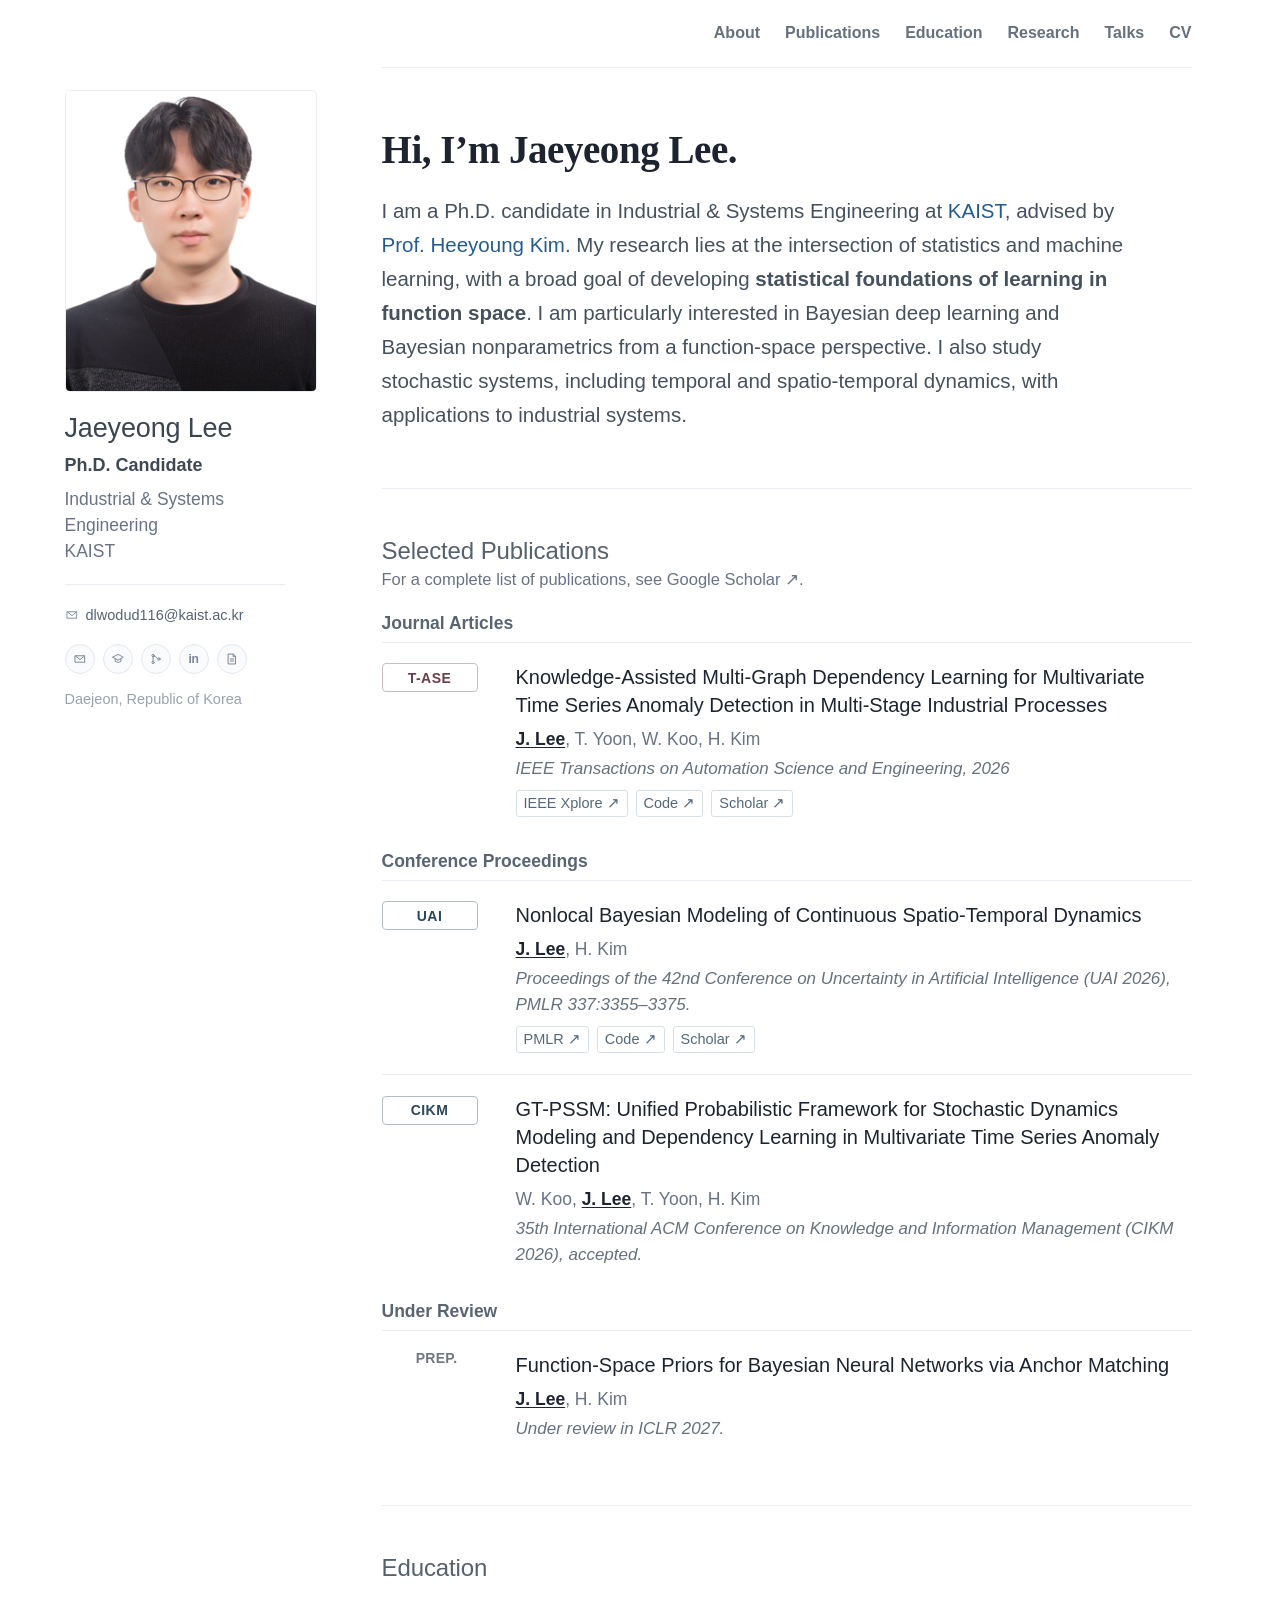
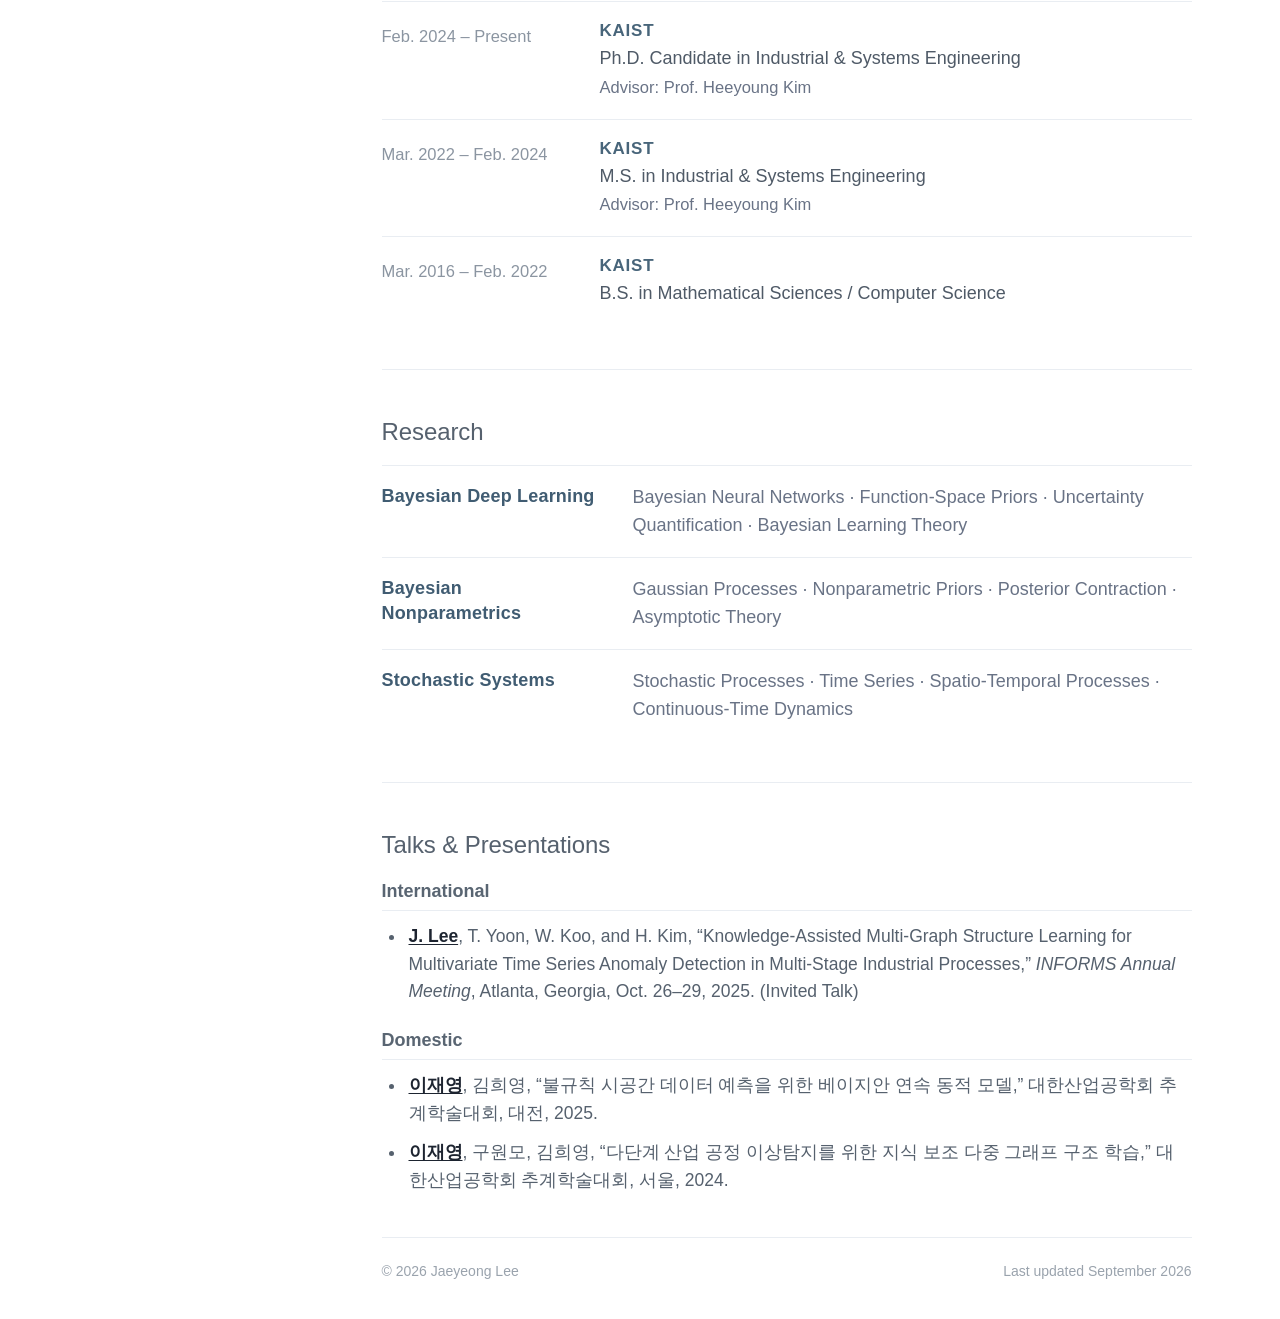
<file: index.html>
<!DOCTYPE html>

<html lang="en">
<head>
<meta charset="utf-8"/>
<meta content="width=device-width, initial-scale=1.0" name="viewport"/>
<meta content="Jaeyeong Lee — Ph.D. candidate at KAIST working at the intersection of statistics and machine learning, with a focus on statistical foundations of learning in function space." name="description"/>
<meta content="#ffffff" name="theme-color"/>
<title>Jaeyeong Lee</title>
<link href="style.css" rel="stylesheet"/>
</head>
<body>
<div class="page-shell">
<aside aria-label="Profile" class="sidebar">
<a aria-label="Back to profile" class="portrait-wrap" href="#about">
<img alt="Portrait of Jaeyeong Lee" class="portrait" id="profile-photo" src="profile.jpg"/>
<div aria-hidden="true" class="photo-fallback" id="photo-fallback">JL</div>
</a>
<div class="identity"><h1>Jaeyeong Lee</h1><p class="role">Ph.D. Candidate</p><p class="affiliation">Industrial &amp; Systems Engineering<br/>KAIST</p></div>
<div class="sidebar-contact"><a class="contact-email" href="mailto:dlwodud116@kaist.ac.kr"><svg aria-hidden="true" viewBox="0 0 24 24"><path d="M4 6.5h16v11H4z"></path><path d="m4.5 7 7.5 6 7.5-6"></path></svg><span>dlwodud116@kaist.ac.kr</span></a><div aria-label="Profile links" class="social-links"><a aria-label="Email" class="social-link" href="mailto:dlwodud116@kaist.ac.kr" title="Email"><svg aria-hidden="true" viewBox="0 0 24 24"><path d="M4 6.5h16v11H4z"></path><path d="m4.5 7 7.5 6 7.5-6"></path></svg></a><a aria-label="Google Scholar" class="social-link" href="https://scholar.google.com/citations?user=GwBRBasAAAAJ&amp;hl=en" rel="noreferrer" target="_blank" title="Google Scholar"><svg aria-hidden="true" viewBox="0 0 24 24"><path d="M3 9 12 4l9 5-9 5-9-5Z"></path><path d="M7 12v4c2.7 2.2 7.3 2.2 10 0v-4"></path></svg></a><a aria-label="GitHub" class="social-link" href="https://github.com/JaeyeongLee1" rel="noreferrer" target="_blank" title="GitHub"><svg aria-hidden="true" viewBox="0 0 24 24"><circle cx="7" cy="6" r="2"></circle><circle cx="7" cy="18" r="2"></circle><circle cx="17" cy="12" r="2"></circle><path d="M7 8v8"></path><path d="M9 7c4 0 4 5 6 5"></path></svg></a><a aria-label="LinkedIn" class="social-link" href="https://www.linkedin.com/in/jaeyeong-lee-825931273/?isSelfProfile=true" rel="noreferrer" target="_blank" title="LinkedIn"><span aria-hidden="true" class="linkedin-mark">in</span></a><a aria-label="CV" class="social-link" href="cv.html" rel="noreferrer" target="_blank" title="CV"><svg aria-hidden="true" viewBox="0 0 24 24"><path d="M6 3.5h8l4 4v13H6z"></path><path d="M14 3.5v4h4"></path><path d="M9 12h6"></path><path d="M9 15.5h6"></path></svg></a></div></div>
<p class="sidebar-note">Daejeon, Republic of Korea</p></aside>
<main><nav aria-label="Page sections" class="top-nav"><a href="#about">About</a><a href="#publications">Publications</a><a href="#education">Education</a><a href="#research">Research</a><a href="#presentations">Talks</a><a href="cv.html" rel="noreferrer" target="_blank">CV</a></nav>
<section class="section intro-section" id="about"><h2>Hi, I’m Jaeyeong Lee.</h2><p class="intro">I am a Ph.D. candidate in Industrial &amp; Systems Engineering at <a href="https://www.kaist.ac.kr/en/" rel="noreferrer" style="color: var(--accent);" target="_blank">KAIST</a>, advised by <a href="https://eds.kaist.ac.kr/" rel="noreferrer" style="color: var(--accent);" target="_blank">Prof. Heeyoung Kim</a>. My research lies at the intersection of statistics and machine learning, with a broad goal of developing <strong>statistical foundations of learning in function space</strong>. I am particularly interested in Bayesian deep learning and Bayesian nonparametrics from a function-space perspective. I also study stochastic systems, including temporal and spatio-temporal dynamics, with applications to industrial systems.</p></section>
<section class="section publications-section" id="publications"><div class="section-heading publication-heading"><div><h2>Selected Publications</h2><div class="scholar-link">For a complete list of publications, see <a href="https://scholar.google.com/citations?user=GwBRBasAAAAJ&amp;hl=en" rel="noreferrer" target="_blank">Google Scholar ↗</a>.</div></div></div><div class="publication-group"><h3 class="publication-group-title">Journal Articles</h3><div class="publication-list"><article class="publication"><div class="publication-label"><span>T-ASE</span></div><div class="publication-content"><h3><a href="https://ieeexplore.ieee.org/document/11614900" rel="noreferrer" target="_blank">Knowledge-Assisted Multi-Graph Dependency Learning for Multivariate Time Series Anomaly Detection in Multi-Stage Industrial Processes</a></h3><p class="authors"><strong>J. Lee</strong>, T. Yoon, W. Koo, H. Kim</p><p class="publication-venue">IEEE Transactions on Automation Science and Engineering, 2026</p><p class="pub-links"><a href="https://ieeexplore.ieee.org/document/11614900" rel="noreferrer" target="_blank">IEEE Xplore ↗</a> <a href="https://github.com/JaeyeongLee1/Knowledge-Assisted-Multi-Graph-Dependency-Learning" rel="noreferrer" target="_blank">Code ↗</a> <a href="https://scholar.google.com/citations?view_op=view_citation&amp;hl=en&amp;user=GwBRBasAAAAJ&amp;citation_for_view=GwBRBasAAAAJ:IjCSPb-OGe4C" rel="noreferrer" target="_blank">Scholar ↗</a></p></div></article></div></div><div class="publication-group"><h3 class="publication-group-title">Conference Proceedings</h3><div class="publication-list"><article class="publication"><div class="publication-label"><span>UAI</span></div><div class="publication-content"><h3><a href="https://proceedings.mlr.press/v337/lee26c.html" rel="noreferrer" target="_blank">Nonlocal Bayesian Modeling of Continuous Spatio-Temporal Dynamics</a></h3><p class="authors"><strong>J. Lee</strong>, H. Kim</p><p class="publication-venue">Proceedings of the 42nd Conference on Uncertainty in Artificial Intelligence (UAI 2026), PMLR 337:3355–3375.</p><p class="pub-links"><a href="https://proceedings.mlr.press/v337/lee26c.html" rel="noreferrer" target="_blank">PMLR ↗</a> <a href="https://github.com/JaeyeongLee1/NLBST" rel="noreferrer" target="_blank">Code ↗</a> <a href="https://scholar.google.com/citations?view_op=view_citation&amp;hl=en&amp;user=GwBRBasAAAAJ&amp;citation_for_view=GwBRBasAAAAJ:d1gkVwhDpl0C" rel="noreferrer" target="_blank">Scholar ↗</a></p></div></article><article class="publication"><div class="publication-label"><span>CIKM</span></div><div class="publication-content"><h3>GT-PSSM: Unified Probabilistic Framework for Stochastic Dynamics Modeling and Dependency Learning in Multivariate Time Series Anomaly Detection</h3><p class="authors">W. Koo, <strong>J. Lee</strong>, T. Yoon, H. Kim</p><p class="publication-venue">35th International ACM Conference on Knowledge and Information Management (CIKM 2026), accepted.</p></div></article></div></div><div class="publication-group"><h3 class="publication-group-title">Under Review</h3><div class="publication-list"><article class="publication"><div class="publication-label prep-label-wrap"><span class="prep-label">PREP.</span></div><div class="publication-content"><h3>Function-Space Priors for Bayesian Neural Networks via Anchor Matching</h3><p class="authors"><strong>J. Lee</strong>, H. Kim</p><p class="publication-venue">Under review in ICLR 2027.</p></div></article></div></div></section>
<section class="section" id="education"><div class="section-heading"><h2>Education</h2></div><div class="education-list"><article class="education-item"><div class="education-date">Feb. 2024 – Present</div><div><h3>KAIST</h3><p class="education-degree">Ph.D. Candidate in Industrial &amp; Systems Engineering</p><p class="muted">Advisor: Prof. Heeyoung Kim</p></div></article><article class="education-item"><div class="education-date">Mar. 2022 – Feb. 2024</div><div><h3>KAIST</h3><p class="education-degree">M.S. in Industrial &amp; Systems Engineering</p><p class="muted">Advisor: Prof. Heeyoung Kim</p></div></article><article class="education-item"><div class="education-date">Mar. 2016 – Feb. 2022</div><div><h3>KAIST</h3><p class="education-degree">B.S. in Mathematical Sciences / Computer Science</p></div></article></div></section>
<section class="section" id="research"><div class="section-heading"><h2>Research</h2></div><div class="interest-list"><article><h3>Bayesian Deep Learning</h3><p>Bayesian Neural Networks · Function-Space Priors · Uncertainty Quantification · Bayesian Learning Theory</p></article><article><h3>Bayesian Nonparametrics</h3><p>Gaussian Processes · Nonparametric Priors · Posterior Contraction · Asymptotic Theory</p></article><article><h3>Stochastic Systems</h3><p>Stochastic Processes · Time Series · Spatio-Temporal Processes · Continuous-Time Dynamics</p></article></div></section>
<section class="section" id="presentations"><div class="section-heading"><h2>Talks &amp; Presentations</h2></div><div class="presentation-group"><h3 class="presentation-group-title">International</h3><ul class="presentation-list"><li><strong>J. Lee</strong>, T. Yoon, W. Koo, and H. Kim, “Knowledge-Assisted Multi-Graph Structure Learning for Multivariate Time Series Anomaly Detection in Multi-Stage Industrial Processes,” <em>INFORMS Annual Meeting</em>, Atlanta, Georgia, Oct. 26–29, 2025. (Invited Talk)</li></ul></div><div class="presentation-group"><h3 class="presentation-group-title">Domestic</h3><ul class="presentation-list"><li><strong>이재영</strong>, 김희영, “불규칙 시공간 데이터 예측을 위한 베이지안 연속 동적 모델,” 대한산업공학회 추계학술대회, 대전, 2025.</li><li><strong>이재영</strong>, 구원모, 김희영, “다단계 산업 공정 이상탐지를 위한 지식 보조 다중 그래프 구조 학습,” 대한산업공학회 추계학술대회, 서울, 2024.</li></ul></div></section>
<footer><p>© <span id="year"></span> Jaeyeong Lee</p><p>Last updated September 2026</p></footer></main></div><script src="script.js"></script></body></html>
</file>
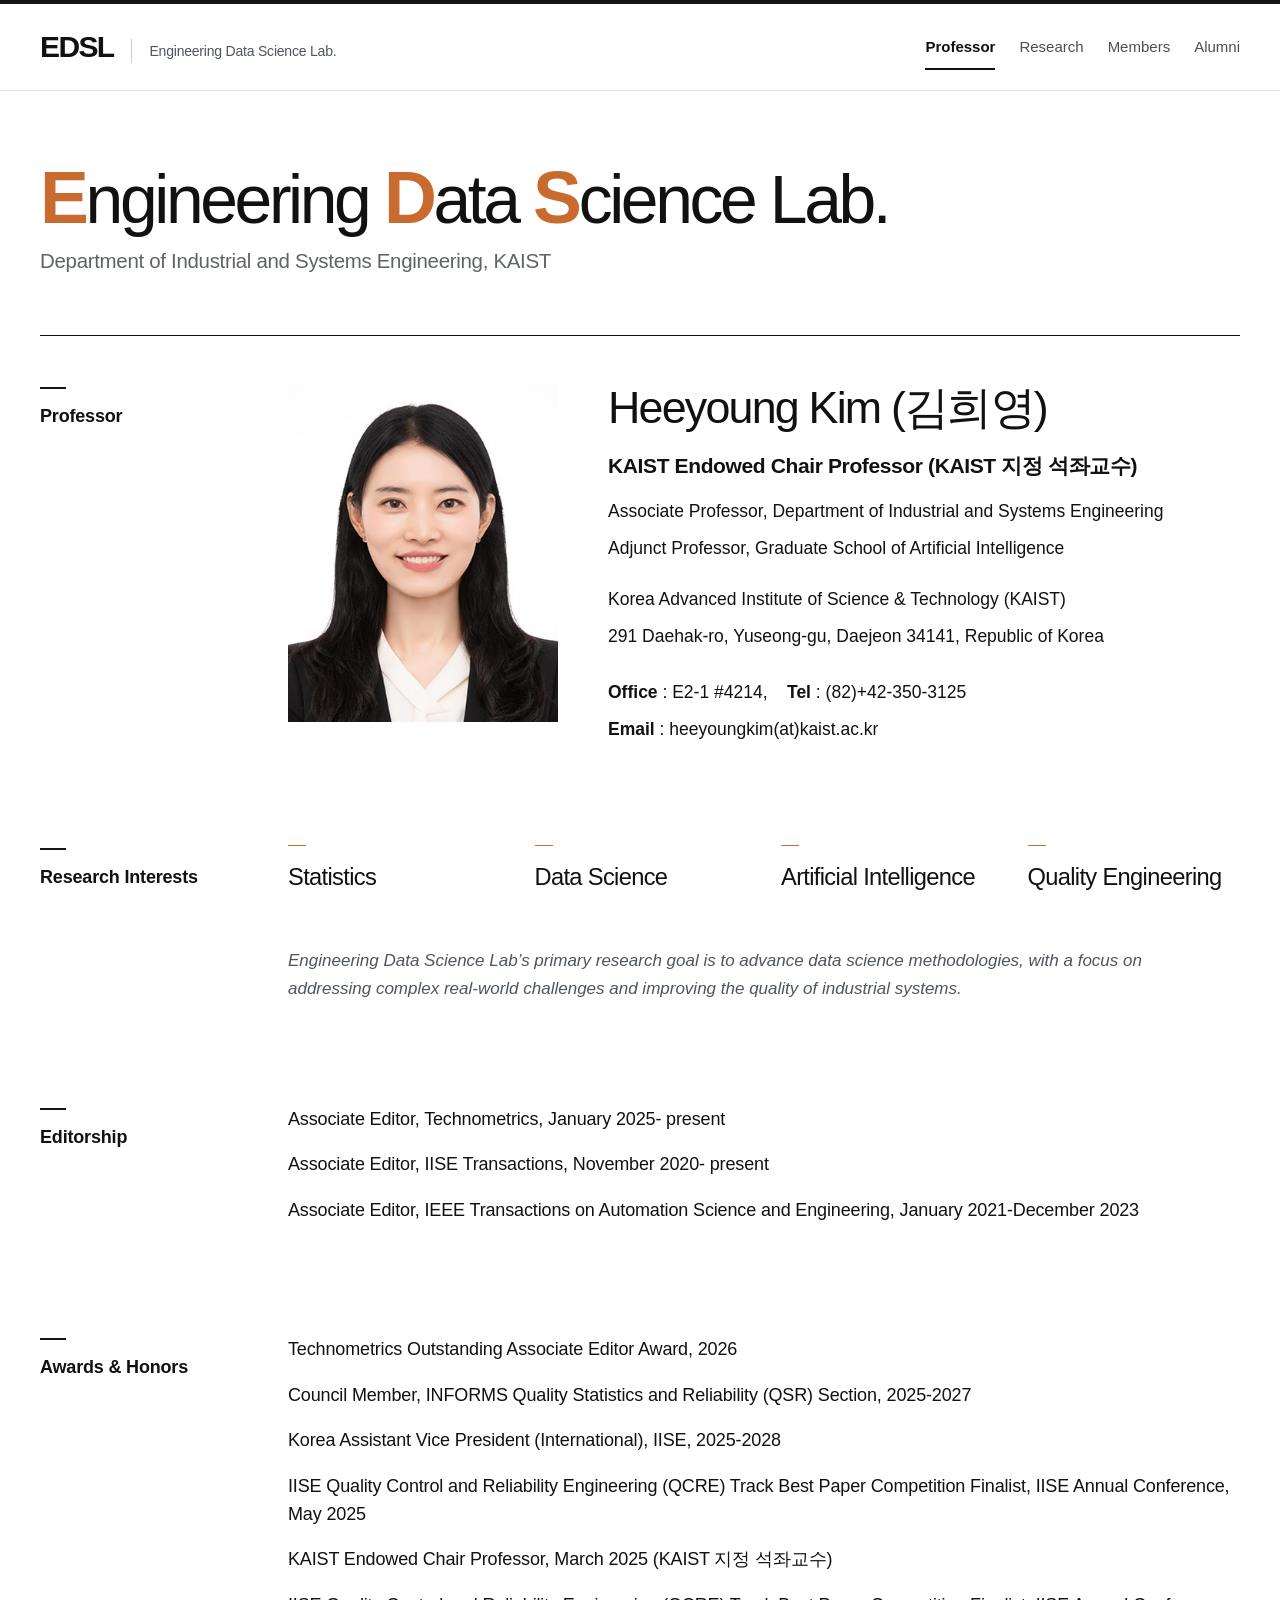
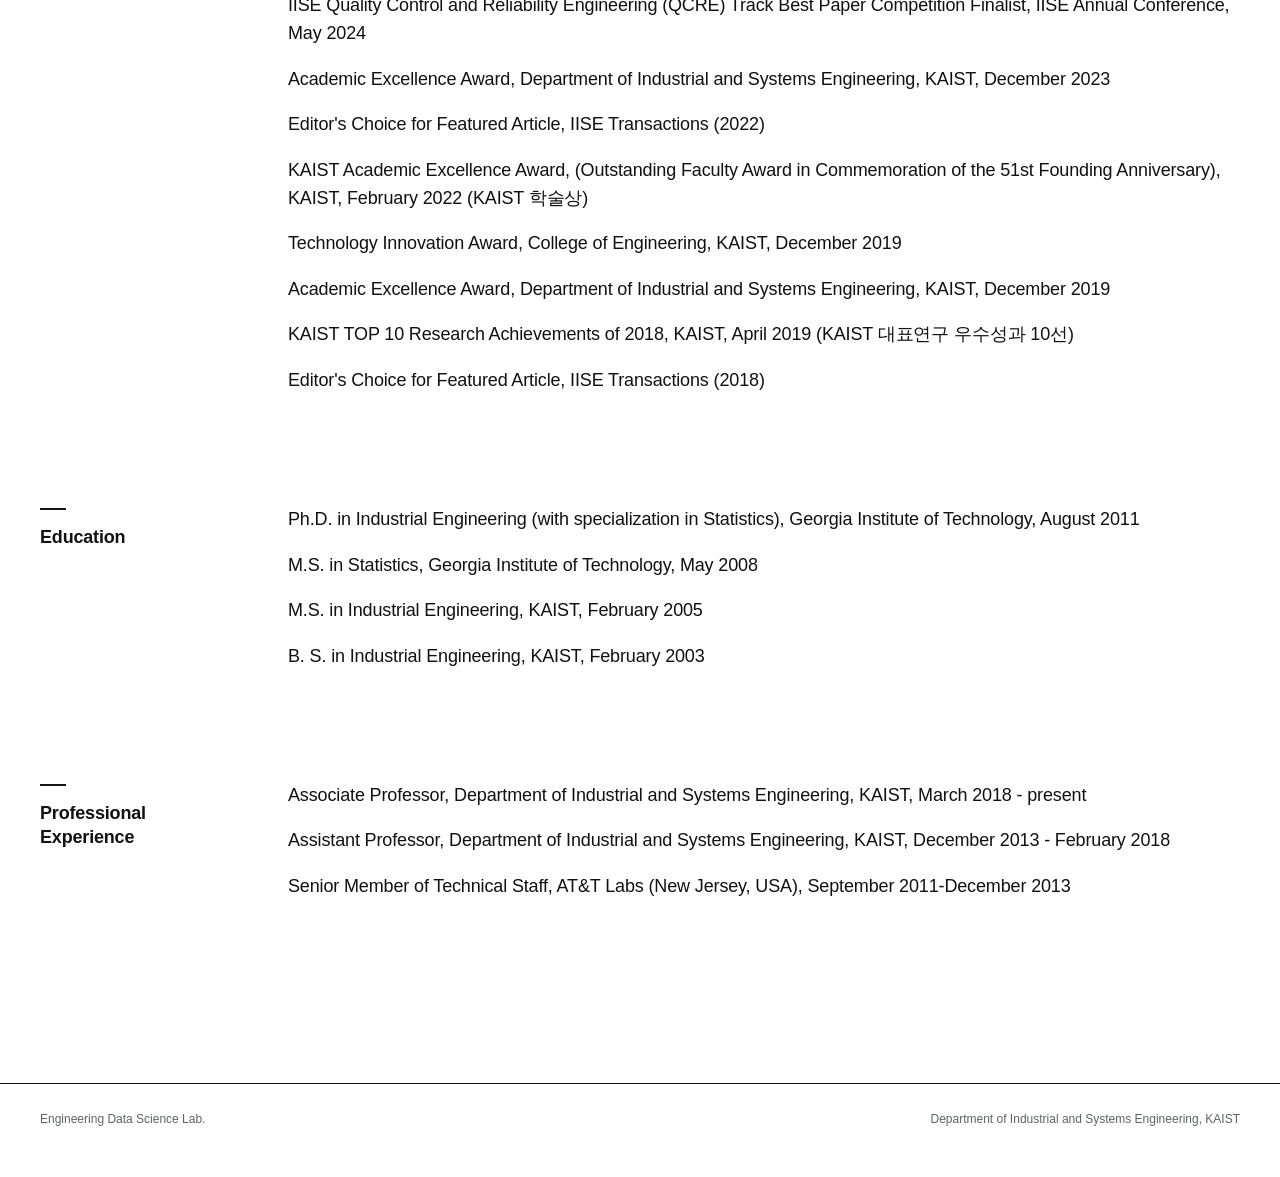
<file: eds-lab-preview/index.html>
<!doctype html>
<html lang="en">
<head>
  <meta charset="utf-8" />
  <meta name="viewport" content="width=device-width, initial-scale=1" />
  <meta http-equiv="refresh" content="0; url=./professor/" />
  <link rel="canonical" href="./professor/" />
  <title>Engineering Data Science Lab | KAIST</title>
  <script>window.location.replace('./professor/');</script>
</head>
<body>
  <p><a href="./professor/">Professor</a></p>
</body>
</html>
</file>
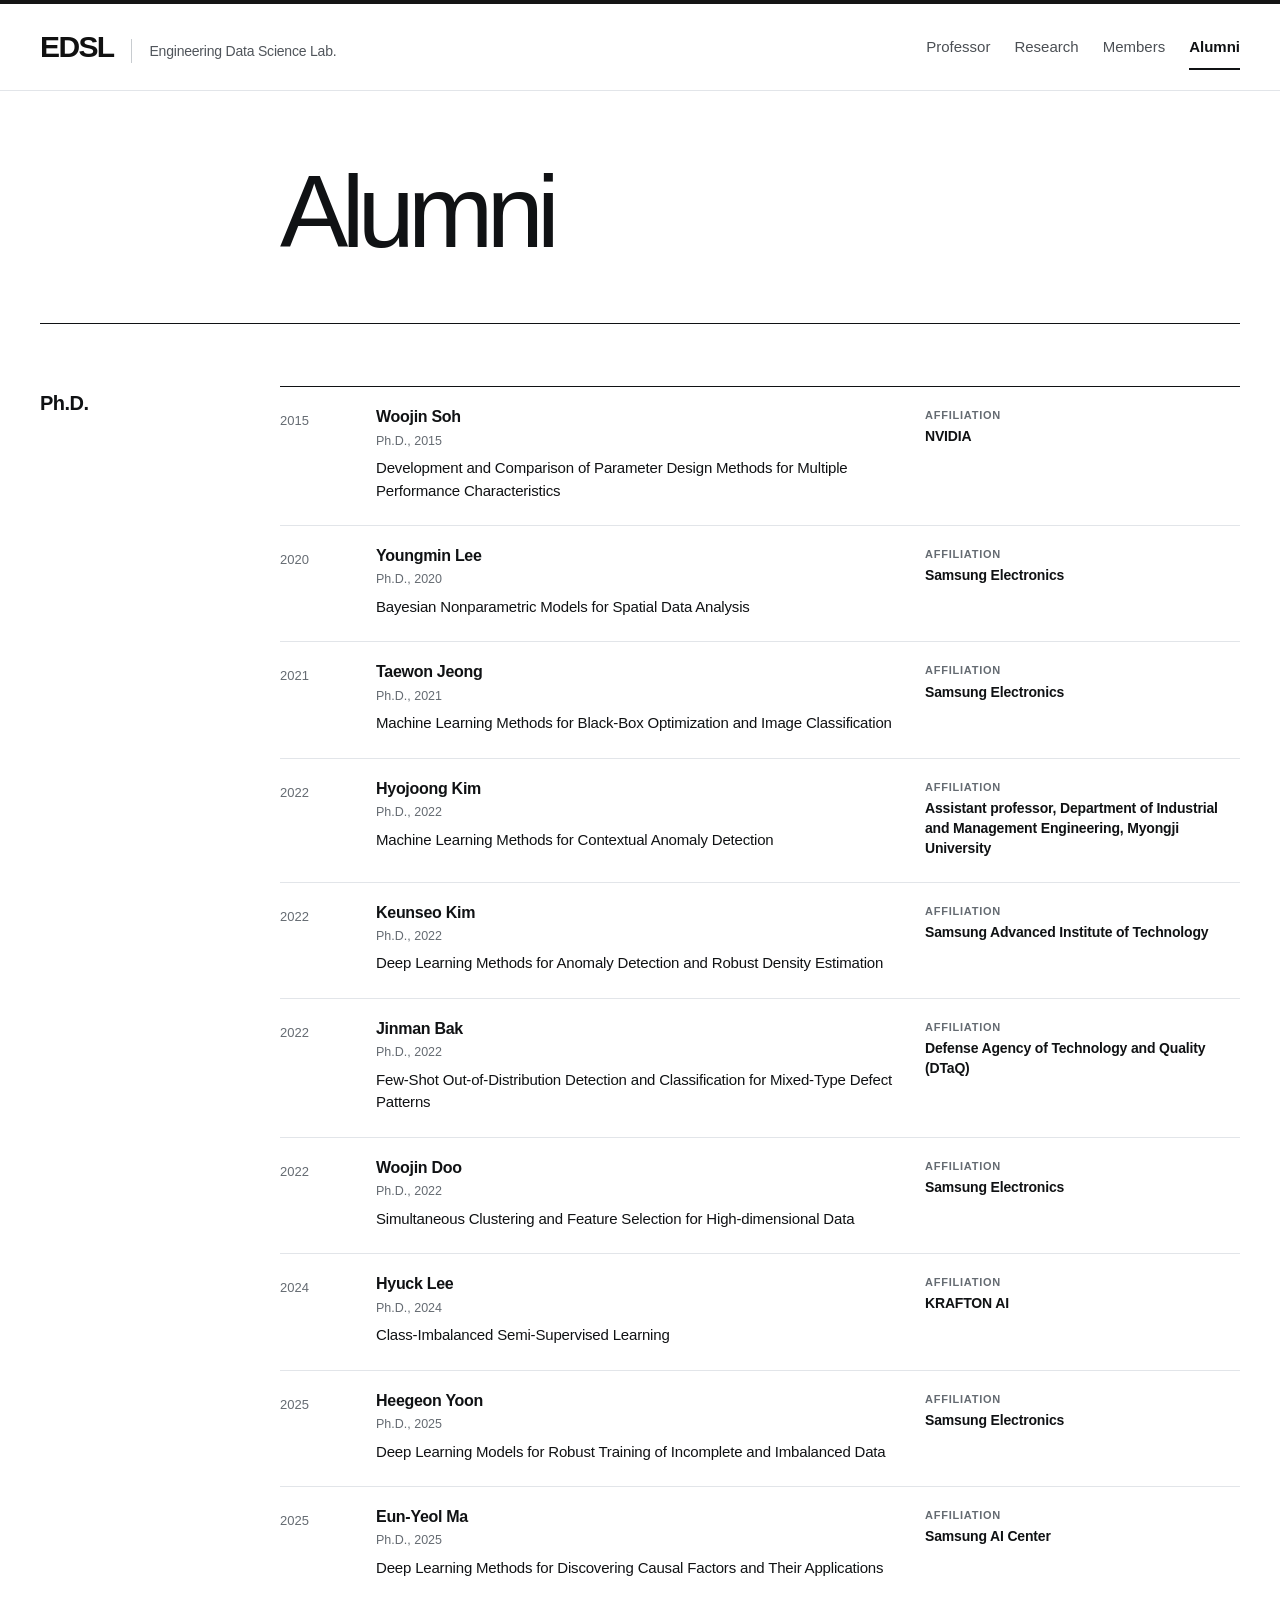
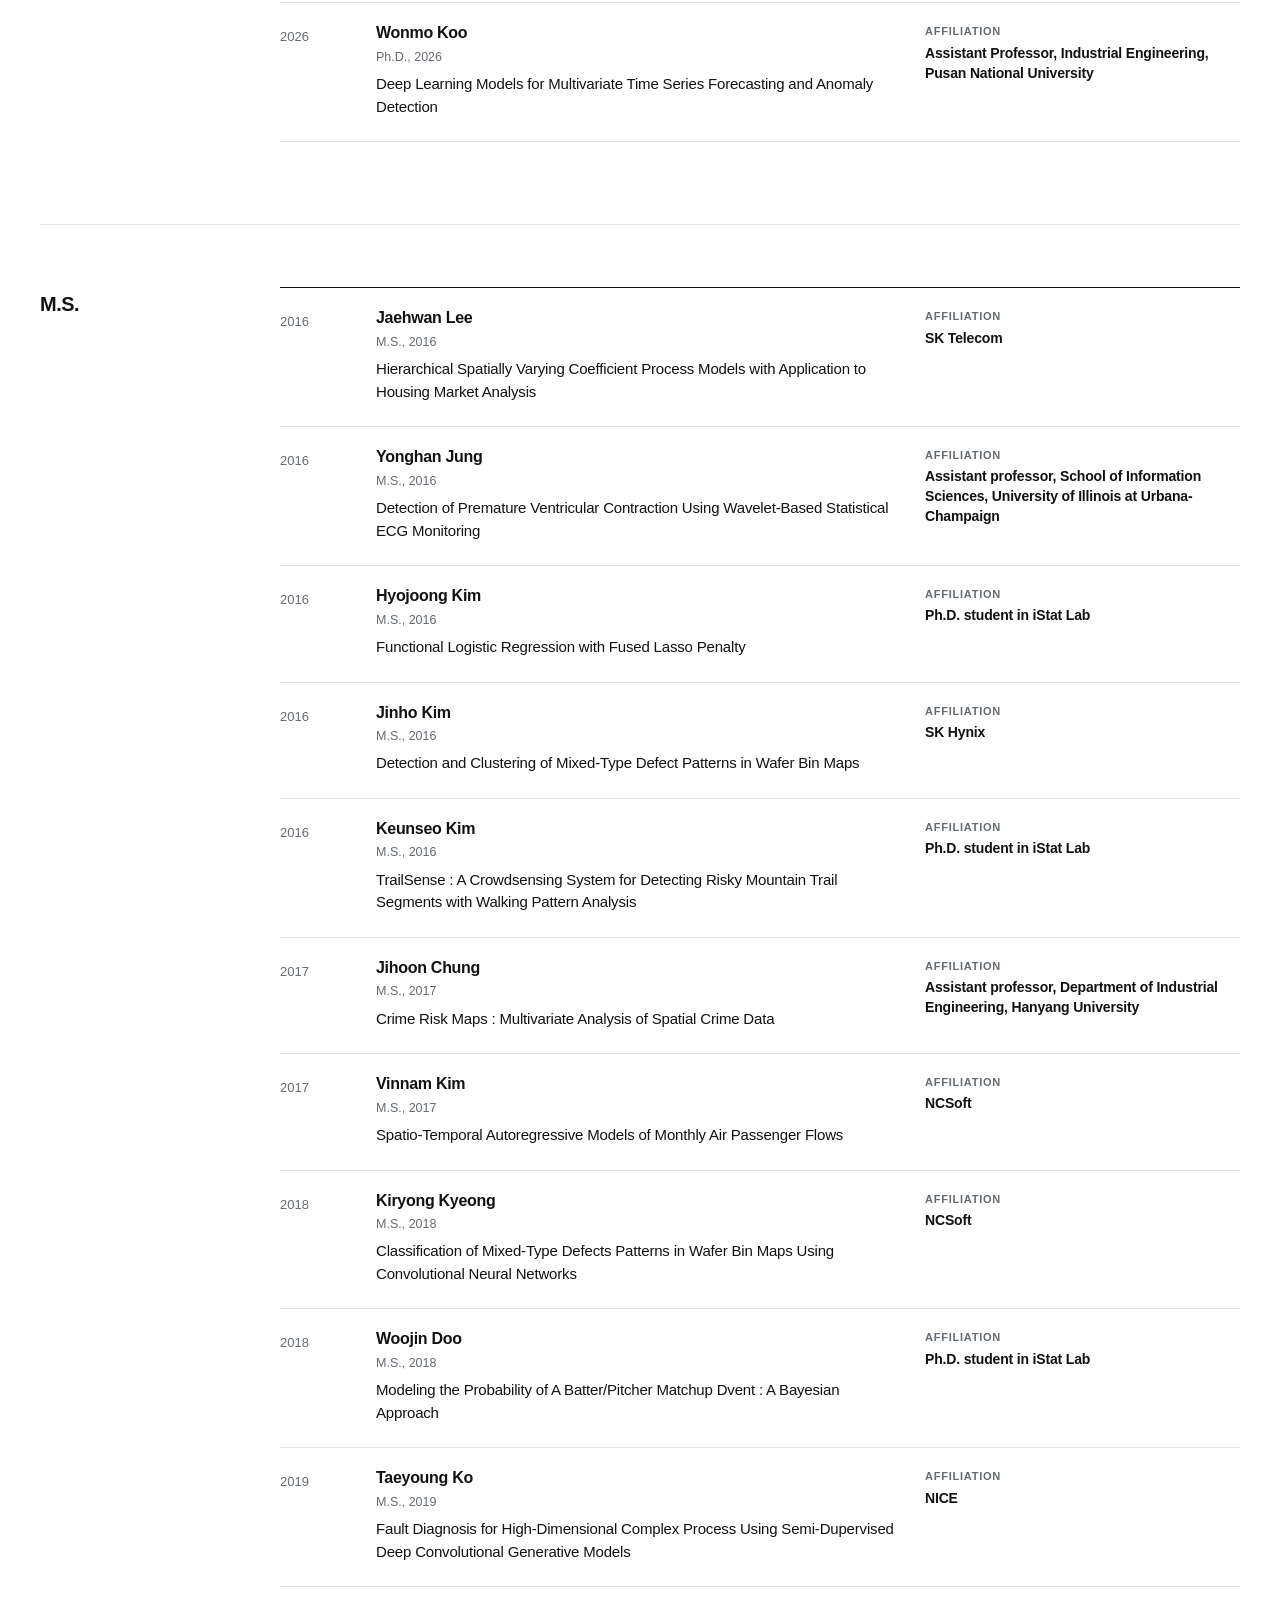
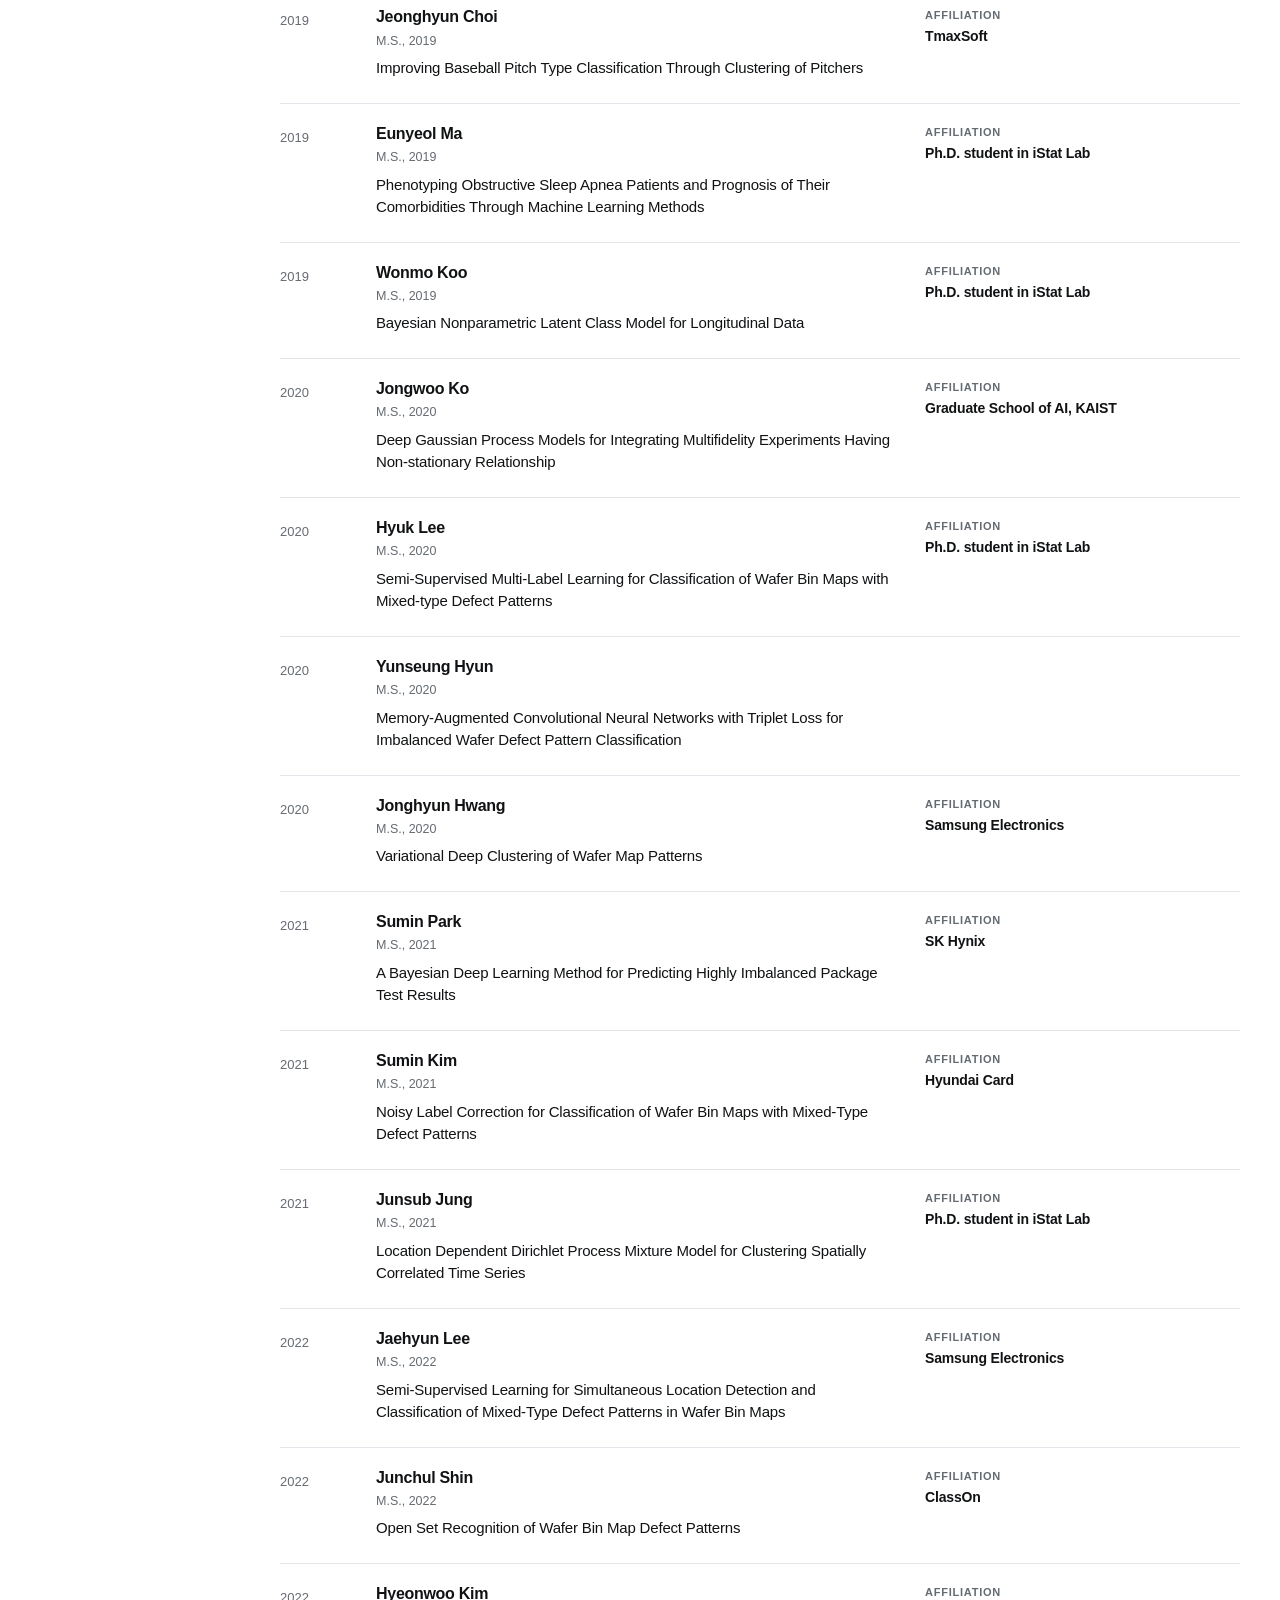
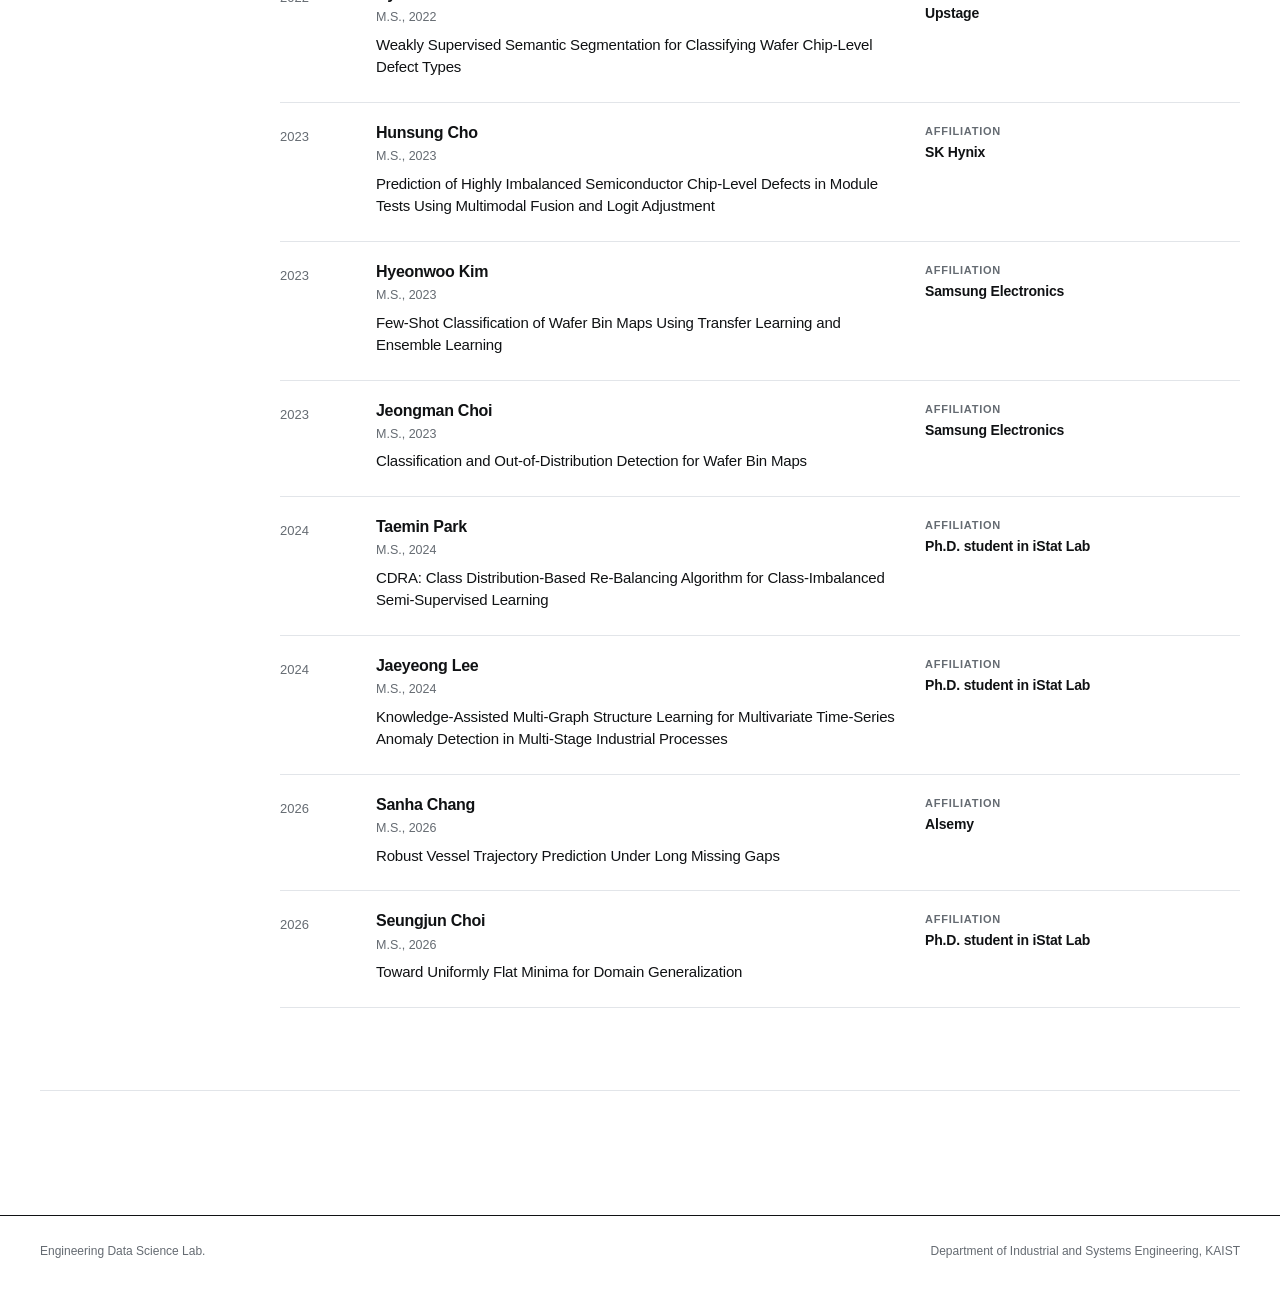
<file: eds-lab-preview/alumni/index.html>
<!doctype html>
<html lang="en">
<head>
  <meta charset="utf-8" />
  <meta name="viewport" content="width=device-width, initial-scale=1" />
  <meta name="description" content="Alumni of the Engineering Data Science Lab, Department of Industrial and Systems Engineering, KAIST." />
  <title>Alumni | Engineering Data Science Lab</title>
  <link rel="stylesheet" href="alumni.css?v=1" />
</head>
<body>
  <header class="site-header">
    <div class="header-inner">
      <a class="brand" href="../professor/">
        <strong><span class="eds-initial">E</span>ngineering <span class="eds-initial">D</span>ata <span class="eds-initial">S</span>cience Lab.</strong>
        <span>Department of Industrial and Systems Engineering, KAIST</span>
      </a>
      <nav class="page-nav" aria-label="Primary navigation">
        <a href="../professor/">Professor</a>
        <a href="../research/">Research</a>
        <a href="../members/">Members</a>
        <a class="active" href="./">Alumni</a>
      </nav>
    </div>
  </header>

  <main class="page">
    <section class="page-intro">
      <div class="intro-spacer" aria-hidden="true"></div>
      <h1>Alumni</h1>
    </section>

    <section class="alumni-section">
      <h2>Ph.D.</h2>
      <div class="alumni-list">
        <article class="alumnus">
          <div class="year">2015</div>
          <div class="record">
            <h3>Woojin Soh</h3>
            <p class="degree">Ph.D., 2015</p>
            <p class="thesis">Development and Comparison of Parameter Design Methods for Multiple Performance Characteristics</p>
          </div>
          <div class="affiliation"><span>Affiliation</span><p>NVIDIA</p></div>
        </article>
        <article class="alumnus">
          <div class="year">2020</div>
          <div class="record">
            <h3>Youngmin Lee</h3>
            <p class="degree">Ph.D., 2020</p>
            <p class="thesis">Bayesian Nonparametric Models for Spatial Data Analysis</p>
          </div>
          <div class="affiliation"><span>Affiliation</span><p>Samsung Electronics</p></div>
        </article>
        <article class="alumnus">
          <div class="year">2021</div>
          <div class="record">
            <h3>Taewon Jeong</h3>
            <p class="degree">Ph.D., 2021</p>
            <p class="thesis">Machine Learning Methods for Black-Box Optimization and Image Classification</p>
          </div>
          <div class="affiliation"><span>Affiliation</span><p>Samsung Electronics</p></div>
        </article>
        <article class="alumnus">
          <div class="year">2022</div>
          <div class="record">
            <h3>Hyojoong Kim</h3>
            <p class="degree">Ph.D., 2022</p>
            <p class="thesis">Machine Learning Methods for Contextual Anomaly Detection</p>
          </div>
          <div class="affiliation"><span>Affiliation</span><p>Assistant professor, Department of Industrial and Management Engineering, Myongji University</p></div>
        </article>
        <article class="alumnus">
          <div class="year">2022</div>
          <div class="record">
            <h3>Keunseo Kim</h3>
            <p class="degree">Ph.D., 2022</p>
            <p class="thesis">Deep Learning Methods for Anomaly Detection and Robust Density Estimation</p>
          </div>
          <div class="affiliation"><span>Affiliation</span><p>Samsung Advanced Institute of Technology</p></div>
        </article>
        <article class="alumnus">
          <div class="year">2022</div>
          <div class="record">
            <h3>Jinman Bak</h3>
            <p class="degree">Ph.D., 2022</p>
            <p class="thesis">Few-Shot Out-of-Distribution Detection and Classification for Mixed-Type Defect Patterns</p>
          </div>
          <div class="affiliation"><span>Affiliation</span><p>Defense Agency of Technology and Quality (DTaQ)</p></div>
        </article>
        <article class="alumnus">
          <div class="year">2022</div>
          <div class="record">
            <h3>Woojin Doo</h3>
            <p class="degree">Ph.D., 2022</p>
            <p class="thesis">Simultaneous Clustering and Feature Selection for High-dimensional Data</p>
          </div>
          <div class="affiliation"><span>Affiliation</span><p>Samsung Electronics</p></div>
        </article>
        <article class="alumnus">
          <div class="year">2024</div>
          <div class="record">
            <h3>Hyuck Lee</h3>
            <p class="degree">Ph.D., 2024</p>
            <p class="thesis">Class-Imbalanced Semi-Supervised Learning</p>
          </div>
          <div class="affiliation"><span>Affiliation</span><p>KRAFTON AI</p></div>
        </article>
        <article class="alumnus">
          <div class="year">2025</div>
          <div class="record">
            <h3>Heegeon Yoon</h3>
            <p class="degree">Ph.D., 2025</p>
            <p class="thesis">Deep Learning Models for Robust Training of Incomplete and Imbalanced Data</p>
          </div>
          <div class="affiliation"><span>Affiliation</span><p>Samsung Electronics</p></div>
        </article>
        <article class="alumnus">
          <div class="year">2025</div>
          <div class="record">
            <h3>Eun-Yeol Ma</h3>
            <p class="degree">Ph.D., 2025</p>
            <p class="thesis">Deep Learning Methods for Discovering Causal Factors and Their Applications</p>
          </div>
          <div class="affiliation"><span>Affiliation</span><p>Samsung AI Center</p></div>
        </article>
        <article class="alumnus">
          <div class="year">2026</div>
          <div class="record">
            <h3>Wonmo Koo</h3>
            <p class="degree">Ph.D., 2026</p>
            <p class="thesis">Deep Learning Models for Multivariate Time Series Forecasting and Anomaly Detection</p>
          </div>
          <div class="affiliation"><span>Affiliation</span><p>Assistant Professor, Industrial Engineering, Pusan National University</p></div>
        </article>
      </div>
    </section>

    <section class="alumni-section">
      <h2>M.S.</h2>
      <div class="alumni-list">
        <article class="alumnus"><div class="year">2016</div><div class="record"><h3>Jaehwan Lee</h3><p class="degree">M.S., 2016</p><p class="thesis">Hierarchical Spatially Varying Coefficient Process Models with Application to Housing Market Analysis</p></div><div class="affiliation"><span>Affiliation</span><p>SK Telecom</p></div></article>
        <article class="alumnus"><div class="year">2016</div><div class="record"><h3>Yonghan Jung</h3><p class="degree">M.S., 2016</p><p class="thesis">Detection of Premature Ventricular Contraction Using Wavelet-Based Statistical ECG Monitoring</p></div><div class="affiliation"><span>Affiliation</span><p>Assistant professor, School of Information Sciences, University of Illinois at Urbana-Champaign</p></div></article>
        <article class="alumnus"><div class="year">2016</div><div class="record"><h3>Hyojoong Kim</h3><p class="degree">M.S., 2016</p><p class="thesis">Functional Logistic Regression with Fused Lasso Penalty</p></div><div class="affiliation"><span>Affiliation</span><p>Ph.D. student in iStat Lab</p></div></article>
        <article class="alumnus"><div class="year">2016</div><div class="record"><h3>Jinho Kim</h3><p class="degree">M.S., 2016</p><p class="thesis">Detection and Clustering of Mixed-Type Defect Patterns in Wafer Bin Maps</p></div><div class="affiliation"><span>Affiliation</span><p>SK Hynix</p></div></article>
        <article class="alumnus"><div class="year">2016</div><div class="record"><h3>Keunseo Kim</h3><p class="degree">M.S., 2016</p><p class="thesis">TrailSense : A Crowdsensing System for Detecting Risky Mountain Trail Segments with Walking Pattern Analysis</p></div><div class="affiliation"><span>Affiliation</span><p>Ph.D. student in iStat Lab</p></div></article>
        <article class="alumnus"><div class="year">2017</div><div class="record"><h3>Jihoon Chung</h3><p class="degree">M.S., 2017</p><p class="thesis">Crime Risk Maps : Multivariate Analysis of Spatial Crime Data</p></div><div class="affiliation"><span>Affiliation</span><p>Assistant professor, Department of Industrial Engineering, Hanyang University</p></div></article>
        <article class="alumnus"><div class="year">2017</div><div class="record"><h3>Vinnam Kim</h3><p class="degree">M.S., 2017</p><p class="thesis">Spatio-Temporal Autoregressive Models of Monthly Air Passenger Flows</p></div><div class="affiliation"><span>Affiliation</span><p>NCSoft</p></div></article>
        <article class="alumnus"><div class="year">2018</div><div class="record"><h3>Kiryong Kyeong</h3><p class="degree">M.S., 2018</p><p class="thesis">Classification of Mixed-Type Defects Patterns in Wafer Bin Maps Using Convolutional Neural Networks</p></div><div class="affiliation"><span>Affiliation</span><p>NCSoft</p></div></article>
        <article class="alumnus"><div class="year">2018</div><div class="record"><h3>Woojin Doo</h3><p class="degree">M.S., 2018</p><p class="thesis">Modeling the Probability of A Batter/Pitcher Matchup Dvent : A Bayesian Approach</p></div><div class="affiliation"><span>Affiliation</span><p>Ph.D. student in iStat Lab</p></div></article>
        <article class="alumnus"><div class="year">2019</div><div class="record"><h3>Taeyoung Ko</h3><p class="degree">M.S., 2019</p><p class="thesis">Fault Diagnosis for High-Dimensional Complex Process Using Semi-Dupervised Deep Convolutional Generative Models</p></div><div class="affiliation"><span>Affiliation</span><p>NICE</p></div></article>
        <article class="alumnus"><div class="year">2019</div><div class="record"><h3>Jeonghyun Choi</h3><p class="degree">M.S., 2019</p><p class="thesis">Improving Baseball Pitch Type Classification Through Clustering of Pitchers</p></div><div class="affiliation"><span>Affiliation</span><p>TmaxSoft</p></div></article>
        <article class="alumnus"><div class="year">2019</div><div class="record"><h3>Eunyeol Ma</h3><p class="degree">M.S., 2019</p><p class="thesis">Phenotyping Obstructive Sleep Apnea Patients and Prognosis of Their Comorbidities Through Machine Learning Methods</p></div><div class="affiliation"><span>Affiliation</span><p>Ph.D. student in iStat Lab</p></div></article>
        <article class="alumnus"><div class="year">2019</div><div class="record"><h3>Wonmo Koo</h3><p class="degree">M.S., 2019</p><p class="thesis">Bayesian Nonparametric Latent Class Model for Longitudinal Data</p></div><div class="affiliation"><span>Affiliation</span><p>Ph.D. student in iStat Lab</p></div></article>
        <article class="alumnus"><div class="year">2020</div><div class="record"><h3>Jongwoo Ko</h3><p class="degree">M.S., 2020</p><p class="thesis">Deep Gaussian Process Models for Integrating Multifidelity Experiments Having Non-stationary Relationship</p></div><div class="affiliation"><span>Affiliation</span><p>Graduate School of AI, KAIST</p></div></article>
        <article class="alumnus"><div class="year">2020</div><div class="record"><h3>Hyuk Lee</h3><p class="degree">M.S., 2020</p><p class="thesis">Semi-Supervised Multi-Label Learning for Classification of Wafer Bin Maps with Mixed-type Defect Patterns</p></div><div class="affiliation"><span>Affiliation</span><p>Ph.D. student in iStat Lab</p></div></article>
        <article class="alumnus"><div class="year">2020</div><div class="record"><h3>Yunseung Hyun</h3><p class="degree">M.S., 2020</p><p class="thesis">Memory-Augmented Convolutional Neural Networks with Triplet Loss for Imbalanced Wafer Defect Pattern Classification</p></div><div class="affiliation affiliation-empty"><span>Affiliation</span><p></p></div></article>
        <article class="alumnus"><div class="year">2020</div><div class="record"><h3>Jonghyun Hwang</h3><p class="degree">M.S., 2020</p><p class="thesis">Variational Deep Clustering of Wafer Map Patterns</p></div><div class="affiliation"><span>Affiliation</span><p>Samsung Electronics</p></div></article>
        <article class="alumnus"><div class="year">2021</div><div class="record"><h3>Sumin Park</h3><p class="degree">M.S., 2021</p><p class="thesis">A Bayesian Deep Learning Method for Predicting Highly Imbalanced Package Test Results</p></div><div class="affiliation"><span>Affiliation</span><p>SK Hynix</p></div></article>
        <article class="alumnus"><div class="year">2021</div><div class="record"><h3>Sumin Kim</h3><p class="degree">M.S., 2021</p><p class="thesis">Noisy Label Correction for Classification of Wafer Bin Maps with Mixed-Type Defect Patterns</p></div><div class="affiliation"><span>Affiliation</span><p>Hyundai Card</p></div></article>
        <article class="alumnus"><div class="year">2021</div><div class="record"><h3>Junsub Jung</h3><p class="degree">M.S., 2021</p><p class="thesis">Location Dependent Dirichlet Process Mixture Model for Clustering Spatially Correlated Time Series</p></div><div class="affiliation"><span>Affiliation</span><p>Ph.D. student in iStat Lab</p></div></article>
        <article class="alumnus"><div class="year">2022</div><div class="record"><h3>Jaehyun Lee</h3><p class="degree">M.S., 2022</p><p class="thesis">Semi-Supervised Learning for Simultaneous Location Detection and Classification of Mixed-Type Defect Patterns in Wafer Bin Maps</p></div><div class="affiliation"><span>Affiliation</span><p>Samsung Electronics</p></div></article>
        <article class="alumnus"><div class="year">2022</div><div class="record"><h3>Junchul Shin</h3><p class="degree">M.S., 2022</p><p class="thesis">Open Set Recognition of Wafer Bin Map Defect Patterns</p></div><div class="affiliation"><span>Affiliation</span><p>ClassOn</p></div></article>
        <article class="alumnus"><div class="year">2022</div><div class="record"><h3>Hyeonwoo Kim</h3><p class="degree">M.S., 2022</p><p class="thesis">Weakly Supervised Semantic Segmentation for Classifying Wafer Chip-Level Defect Types</p></div><div class="affiliation"><span>Affiliation</span><p>Upstage</p></div></article>
        <article class="alumnus"><div class="year">2023</div><div class="record"><h3>Hunsung Cho</h3><p class="degree">M.S., 2023</p><p class="thesis">Prediction of Highly Imbalanced Semiconductor Chip-Level Defects in Module Tests Using Multimodal Fusion and Logit Adjustment</p></div><div class="affiliation"><span>Affiliation</span><p>SK Hynix</p></div></article>
        <article class="alumnus"><div class="year">2023</div><div class="record"><h3>Hyeonwoo Kim</h3><p class="degree">M.S., 2023</p><p class="thesis">Few-Shot Classification of Wafer Bin Maps Using Transfer Learning and Ensemble Learning</p></div><div class="affiliation"><span>Affiliation</span><p>Samsung Electronics</p></div></article>
        <article class="alumnus"><div class="year">2023</div><div class="record"><h3>Jeongman Choi</h3><p class="degree">M.S., 2023</p><p class="thesis">Classification and Out-of-Distribution Detection for Wafer Bin Maps</p></div><div class="affiliation"><span>Affiliation</span><p>Samsung Electronics</p></div></article>
        <article class="alumnus"><div class="year">2024</div><div class="record"><h3>Taemin Park</h3><p class="degree">M.S., 2024</p><p class="thesis">CDRA: Class Distribution-Based Re-Balancing Algorithm for Class-Imbalanced Semi-Supervised Learning</p></div><div class="affiliation"><span>Affiliation</span><p>Ph.D. student in iStat Lab</p></div></article>
        <article class="alumnus"><div class="year">2024</div><div class="record"><h3>Jaeyeong Lee</h3><p class="degree">M.S., 2024</p><p class="thesis">Knowledge-Assisted Multi-Graph Structure Learning for Multivariate Time-Series Anomaly Detection in Multi-Stage Industrial Processes</p></div><div class="affiliation"><span>Affiliation</span><p>Ph.D. student in iStat Lab</p></div></article>
        <article class="alumnus"><div class="year">2026</div><div class="record"><h3>Sanha Chang</h3><p class="degree">M.S., 2026</p><p class="thesis">Robust Vessel Trajectory Prediction Under Long Missing Gaps</p></div><div class="affiliation"><span>Affiliation</span><p>Alsemy</p></div></article>
        <article class="alumnus"><div class="year">2026</div><div class="record"><h3>Seungjun Choi</h3><p class="degree">M.S., 2026</p><p class="thesis">Toward Uniformly Flat Minima for Domain Generalization</p></div><div class="affiliation"><span>Affiliation</span><p>Ph.D. student in iStat Lab</p></div></article>
      </div>
    </section>
  </main>

  <footer class="site-footer">
    <div class="footer-inner">
      <span>Engineering Data Science Lab.</span>
      <span>Department of Industrial and Systems Engineering, KAIST</span>
    </div>
  </footer>
</body>
</html>
</file>
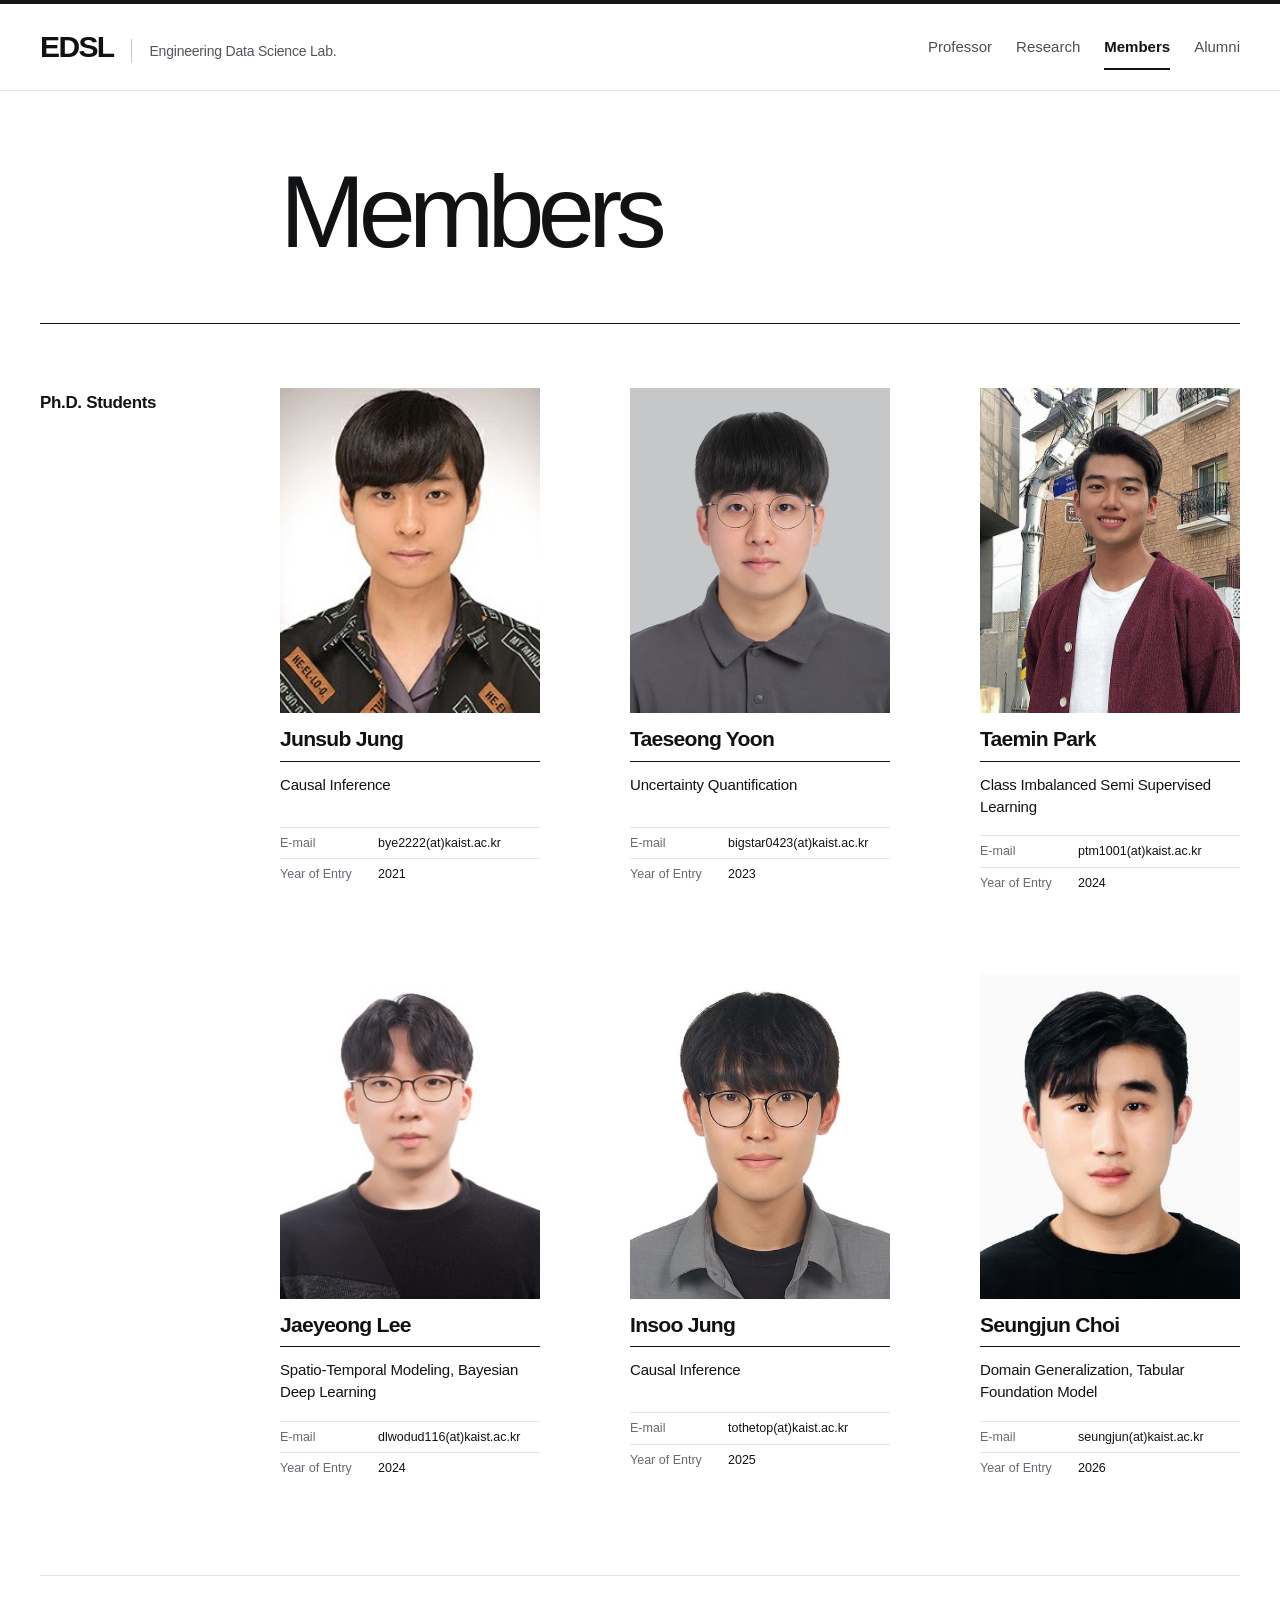
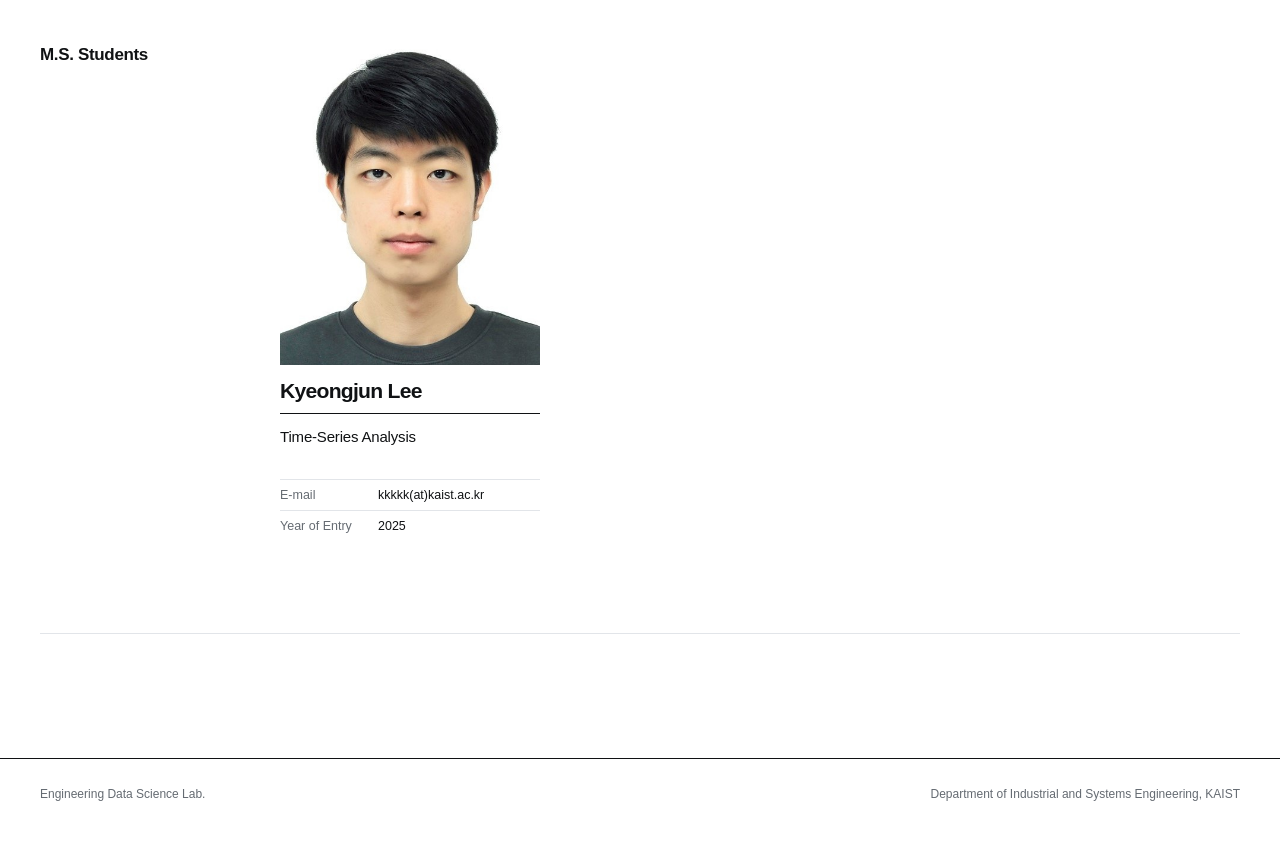
<file: eds-lab-preview/members/index.html>
<!doctype html>
<html lang="en">
<head>
  <meta charset="utf-8" />
  <meta name="viewport" content="width=device-width, initial-scale=1" />
  <meta name="description" content="Members of the Engineering Data Science Lab, Department of Industrial and Systems Engineering, KAIST." />
  <title>Members | Engineering Data Science Lab</title>
  <link rel="stylesheet" href="members.css?v=7" />
</head>
<body>
  <header class="site-header">
    <div class="header-inner">
      <a class="brand" href="../professor/">
        <strong><span class="eds-initial">E</span>ngineering <span class="eds-initial">D</span>ata <span class="eds-initial">S</span>cience Lab.</strong>
        <span>Department of Industrial and Systems Engineering, KAIST</span>
      </a>
      <nav class="page-nav" aria-label="Primary navigation">
        <a href="../professor/">Professor</a>
        <a href="../research/">Research</a>
        <a class="active" href="./">Members</a>
        <a href="../alumni/">Alumni</a>
      </nav>
    </div>
  </header>

  <main class="page">
    <section class="page-intro">
      <div class="intro-spacer" aria-hidden="true"></div>
      <h1>Members</h1>
    </section>

    <section class="member-section">
      <h2>Ph.D. Students</h2>
      <div class="members-grid">
        <article class="member">
          <img src="junsubjung.jpg?v=1" alt="Junsub Jung" />
          <div class="member-copy">
            <h3>Junsub Jung</h3>
            <p class="research-interest">Causal Inference</p>
            <dl>
              <div><dt>E-mail</dt><dd>bye2222(at)kaist.ac.kr</dd></div>
              <div><dt>Year of Entry</dt><dd>2021</dd></div>
            </dl>
          </div>
        </article>

        <article class="member">
          <img src="taeseongyoon.jpg?v=1" alt="Taeseong Yoon" />
          <div class="member-copy">
            <h3><a href="https://taeseongyoon.github.io/">Taeseong Yoon</a></h3>
            <p class="research-interest">Uncertainty Quantification</p>
            <dl>
              <div><dt>E-mail</dt><dd>bigstar0423(at)kaist.ac.kr</dd></div>
              <div><dt>Year of Entry</dt><dd>2023</dd></div>
            </dl>
          </div>
        </article>

        <article class="member">
          <img src="taeminpark.jpg?v=1" alt="Taemin Park" />
          <div class="member-copy">
            <h3>Taemin Park</h3>
            <p class="research-interest">Class Imbalanced Semi Supervised Learning</p>
            <dl>
              <div><dt>E-mail</dt><dd>ptm1001(at)kaist.ac.kr</dd></div>
              <div><dt>Year of Entry</dt><dd>2024</dd></div>
            </dl>
          </div>
        </article>

        <article class="member">
          <img src="jaeyeonglee.jpg?v=1" alt="Jaeyeong Lee" />
          <div class="member-copy">
            <h3><a href="https://jaeyeonglee1.github.io/">Jaeyeong Lee</a></h3>
            <p class="research-interest">Spatio-Temporal Modeling, Bayesian Deep Learning</p>
            <dl>
              <div><dt>E-mail</dt><dd>dlwodud116(at)kaist.ac.kr</dd></div>
              <div><dt>Year of Entry</dt><dd>2024</dd></div>
            </dl>
          </div>
        </article>

        <article class="member">
          <img src="insoojung.jpg?v=1" alt="Insoo Jung" />
          <div class="member-copy">
            <h3>Insoo Jung</h3>
            <p class="research-interest">Causal Inference</p>
            <dl>
              <div><dt>E-mail</dt><dd>tothetop(at)kaist.ac.kr</dd></div>
              <div><dt>Year of Entry</dt><dd>2025</dd></div>
            </dl>
          </div>
        </article>

        <article class="member">
          <img src="seungjunchoi.jpg?v=1" alt="Seungjun Choi" />
          <div class="member-copy">
            <h3>Seungjun Choi</h3>
            <p class="research-interest">Domain Generalization, Tabular Foundation Model</p>
            <dl>
              <div><dt>E-mail</dt><dd>seungjun(at)kaist.ac.kr</dd></div>
              <div><dt>Year of Entry</dt><dd>2026</dd></div>
            </dl>
          </div>
        </article>
      </div>
    </section>

    <section class="member-section">
      <h2>M.S. Students</h2>
      <div class="members-grid">
        <article class="member">
          <img src="kyeongjunlee.jpg?v=1" alt="Kyeongjun Lee" />
          <div class="member-copy">
            <h3>Kyeongjun Lee</h3>
            <p class="research-interest">Time-Series Analysis</p>
            <dl>
              <div><dt>E-mail</dt><dd>kkkkk(at)kaist.ac.kr</dd></div>
              <div><dt>Year of Entry</dt><dd>2025</dd></div>
            </dl>
          </div>
        </article>
      </div>
    </section>
  </main>

  <footer class="site-footer">
    <div class="footer-inner">
      <span>Engineering Data Science Lab.</span>
      <span>Department of Industrial and Systems Engineering, KAIST</span>
    </div>
  </footer>
</body>
</html>
</file>
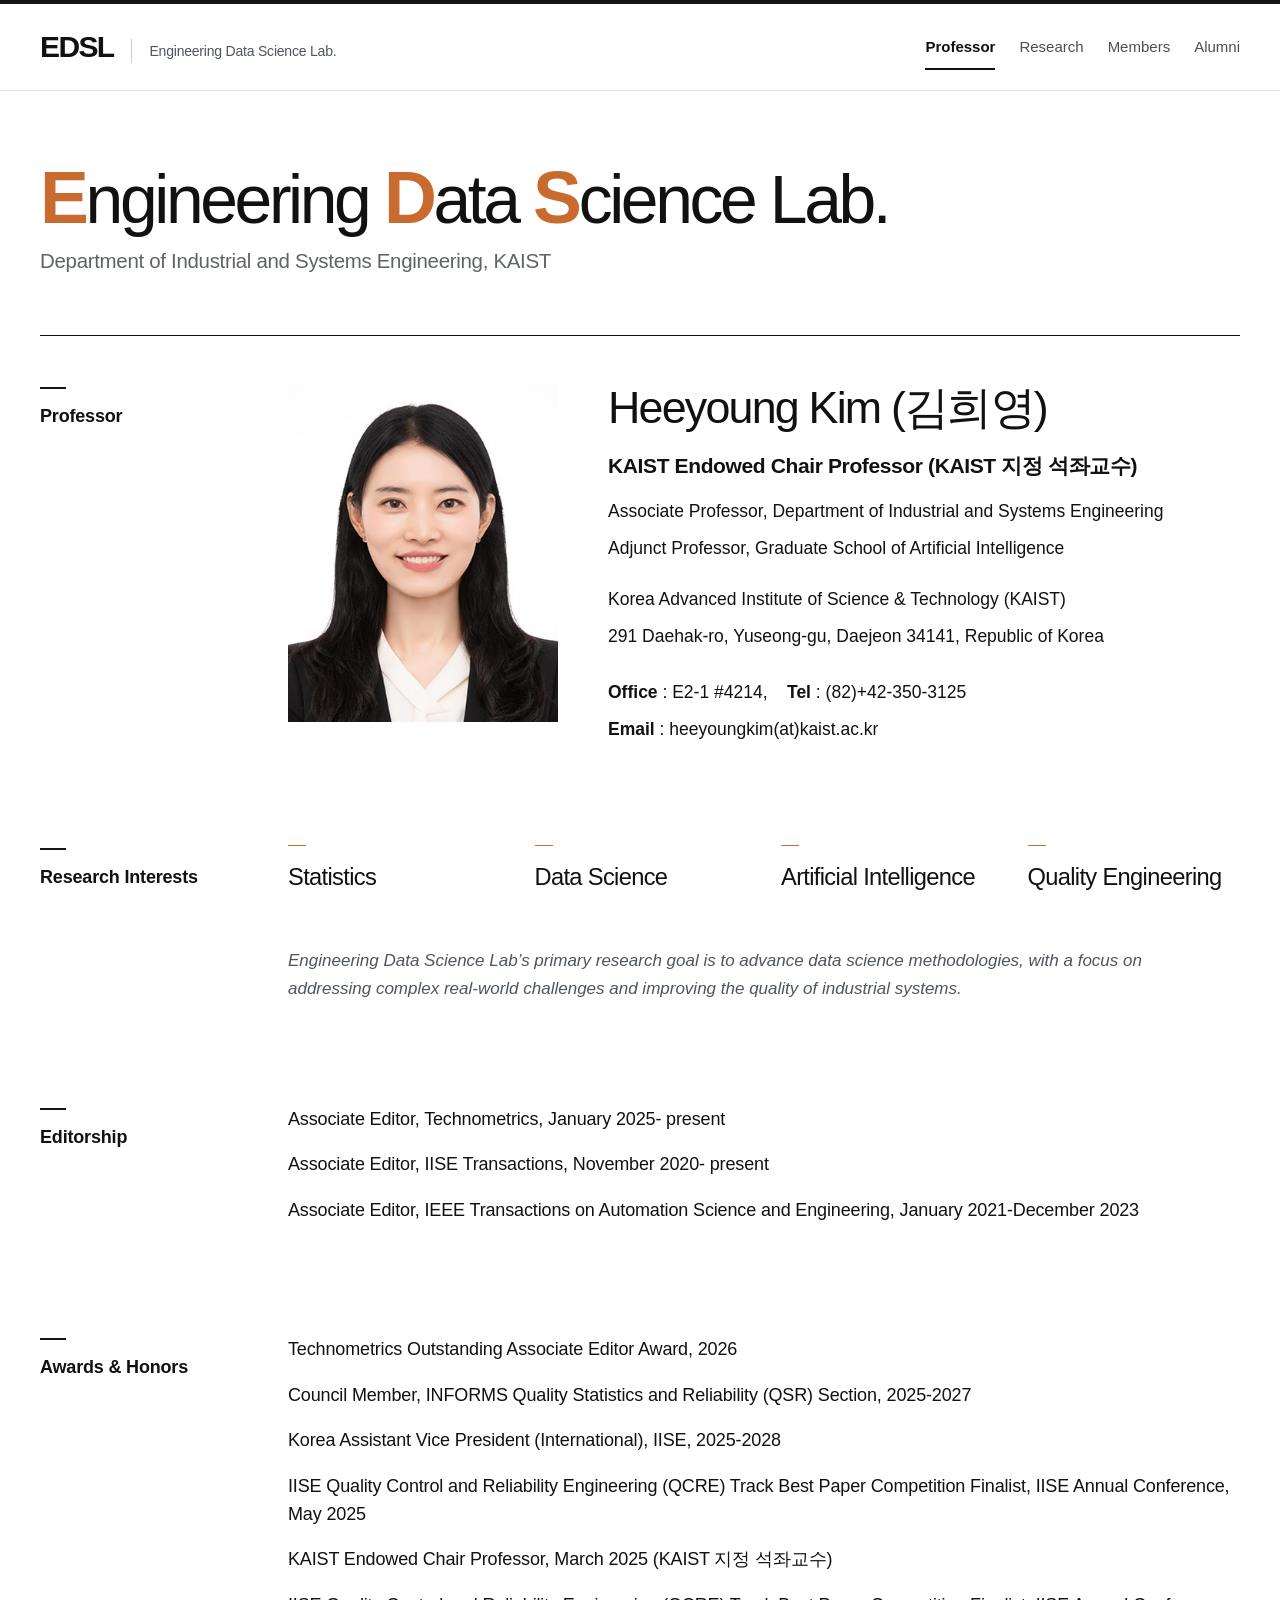
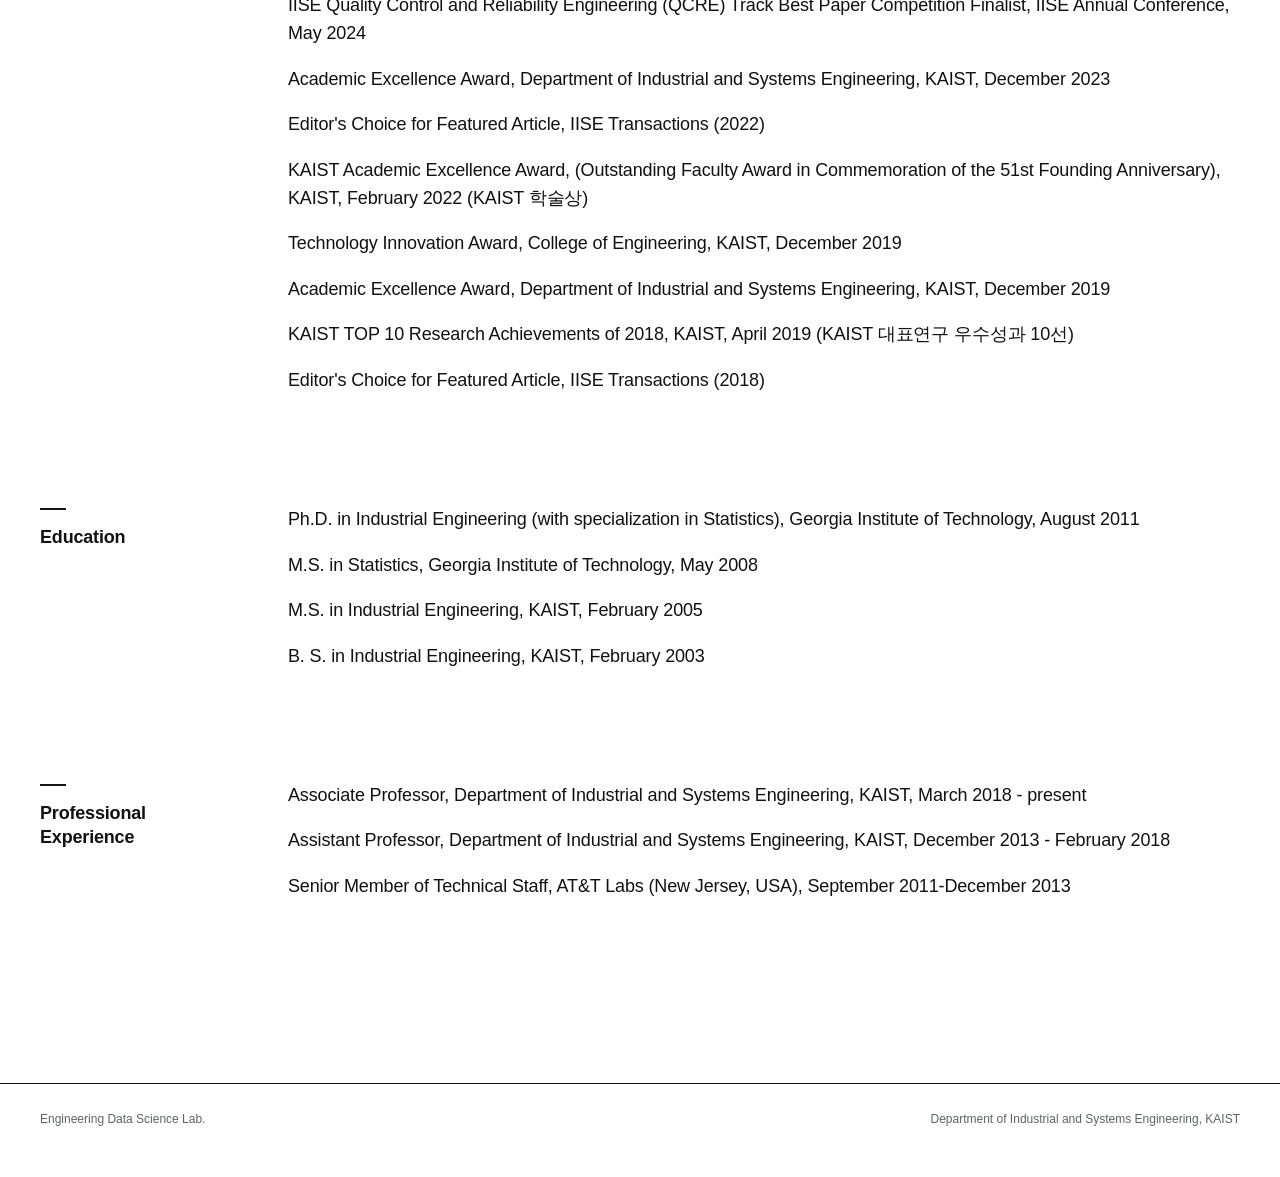
<file: eds-lab-preview/professor/index.html>
<!doctype html>
<html lang="en">
<head>
  <meta charset="utf-8" />
  <meta name="viewport" content="width=device-width, initial-scale=1" />
  <meta name="description" content="Engineering Data Science Lab, Department of Industrial and Systems Engineering, KAIST." />
  <title>Professor | Engineering Data Science Lab</title>
  <link rel="stylesheet" href="professor.css?v=15" />
</head>
<body>
  <header class="site-header">
    <div class="header-inner">
      <a class="brand" href="./" target="_self">
        <strong><span class="eds-e">E</span>ngineering <span class="eds-d">D</span>ata <span class="eds-s">S</span>cience Lab.</strong>
        <span>Department of Industrial and Systems Engineering, KAIST</span>
      </a>
      <nav class="page-nav" aria-label="Primary navigation">
        <a class="active" href="./" target="_self">Professor</a>
        <a href="../research/" target="_self">Research</a>
        <a href="../members/" target="_self">Members</a>
        <a href="../alumni/" target="_self">Alumni</a>
      </nav>
    </div>
  </header>

  <main class="page">
    <section class="intro">
      <h1><span class="eds-e">E</span>ngineering <span class="eds-d">D</span>ata <span class="eds-s">S</span>cience Lab.</h1>
      <p>Department of Industrial and Systems Engineering, KAIST</p>
    </section>

    <section class="section">
      <h2>Professor</h2>
      <div class="section-content professor-card">
        <img class="professor-photo" src="professor-photo.jpg?v=3" alt="Heeyoung Kim" />
        <div class="professor-info">
          <h3>Heeyoung Kim (김희영)</h3>
          <p class="chair">KAIST Endowed Chair Professor (KAIST 지정 석좌교수)</p>
          <p>Associate Professor, Department of Industrial and Systems Engineering</p>
          <p>Adjunct Professor, Graduate School of Artificial Intelligence</p>
          <p class="institution">Korea Advanced Institute of Science &amp; Technology (KAIST)</p>
          <p>291 Daehak-ro, Yuseong-gu, Daejeon 34141, Republic of Korea</p>
          <div class="contact-block">
            <p><strong>Office</strong> : E2-1 #4214, &nbsp;&nbsp; <strong>Tel</strong> : (82)+42-350-3125</p>
            <p><strong>Email</strong> : heeyoungkim(at)kaist.ac.kr</p>
          </div>
        </div>
      </div>
    </section>

    <section class="section research-section">
      <h2>Research Interests</h2>
      <div class="section-content">
        <div class="interests">
          <div>Statistics</div>
          <div>Data Science</div>
          <div>Artificial Intelligence</div>
          <div>Quality Engineering</div>
        </div>
        <p class="lab-goal">Engineering Data Science Lab’s primary research goal is to advance data science methodologies, with a focus on addressing complex real-world challenges and improving the quality of industrial systems.</p>
      </div>
    </section>

    <section class="section">
      <h2>Editorship</h2>
      <div class="section-content">
        <ul class="clean-list">
          <li>Associate Editor, Technometrics, January 2025- present</li>
          <li>Associate Editor, IISE Transactions, November 2020- present</li>
          <li>Associate Editor, IEEE Transactions on Automation Science and Engineering, January 2021-December 2023</li>
        </ul>
      </div>
    </section>

    <section class="section">
      <h2>Awards &amp; Honors</h2>
      <div class="section-content">
        <ul class="clean-list">
          <li>Technometrics Outstanding Associate Editor Award, 2026</li>
          <li>Council Member, INFORMS Quality Statistics and Reliability (QSR) Section, 2025-2027</li>
          <li>Korea Assistant Vice President (International), IISE, 2025-2028</li>
          <li>IISE Quality Control and Reliability Engineering (QCRE) Track Best Paper Competition Finalist, IISE Annual Conference, May 2025</li>
          <li>KAIST Endowed Chair Professor, March 2025 (KAIST 지정 석좌교수)</li>
          <li>IISE Quality Control and Reliability Engineering (QCRE) Track Best Paper Competition Finalist, IISE Annual Conference, May 2024</li>
          <li>Academic Excellence Award, Department of Industrial and Systems Engineering, KAIST, December 2023</li>
          <li>Editor's Choice for Featured Article, IISE Transactions (2022)</li>
          <li>KAIST Academic Excellence Award, (Outstanding Faculty Award in Commemoration of the 51st Founding Anniversary), KAIST, February 2022 (KAIST 학술상)</li>
          <li>Technology Innovation Award, College of Engineering, KAIST, December 2019</li>
          <li>Academic Excellence Award, Department of Industrial and Systems Engineering, KAIST, December 2019</li>
          <li>KAIST TOP 10 Research Achievements of 2018, KAIST, April 2019 (KAIST 대표연구 우수성과 10선)</li>
          <li>Editor's Choice for Featured Article, IISE Transactions (2018)</li>
        </ul>
      </div>
    </section>

    <section class="section">
      <h2>Education</h2>
      <div class="section-content">
        <ul class="clean-list">
          <li>Ph.D. in Industrial Engineering (with specialization in Statistics), Georgia Institute of Technology, August 2011</li>
          <li>M.S. in Statistics, Georgia Institute of Technology, May 2008</li>
          <li>M.S. in Industrial Engineering, KAIST, February 2005</li>
          <li>B. S. in Industrial Engineering, KAIST, February 2003</li>
        </ul>
      </div>
    </section>

    <section class="section">
      <h2>Professional Experience</h2>
      <div class="section-content">
        <ul class="clean-list">
          <li>Associate Professor, Department of Industrial and Systems Engineering, KAIST, March 2018 - present</li>
          <li>Assistant Professor, Department of Industrial and Systems Engineering, KAIST, December 2013 - February 2018</li>
          <li>Senior Member of Technical Staff, AT&amp;T Labs (New Jersey, USA), September 2011-December 2013</li>
        </ul>
      </div>
    </section>
  </main>

  <footer class="site-footer">
    <div class="footer-inner">
      <span>Engineering Data Science Lab.</span>
      <span>Department of Industrial and Systems Engineering, KAIST</span>
    </div>
  </footer>
</body>
</html>
</file>
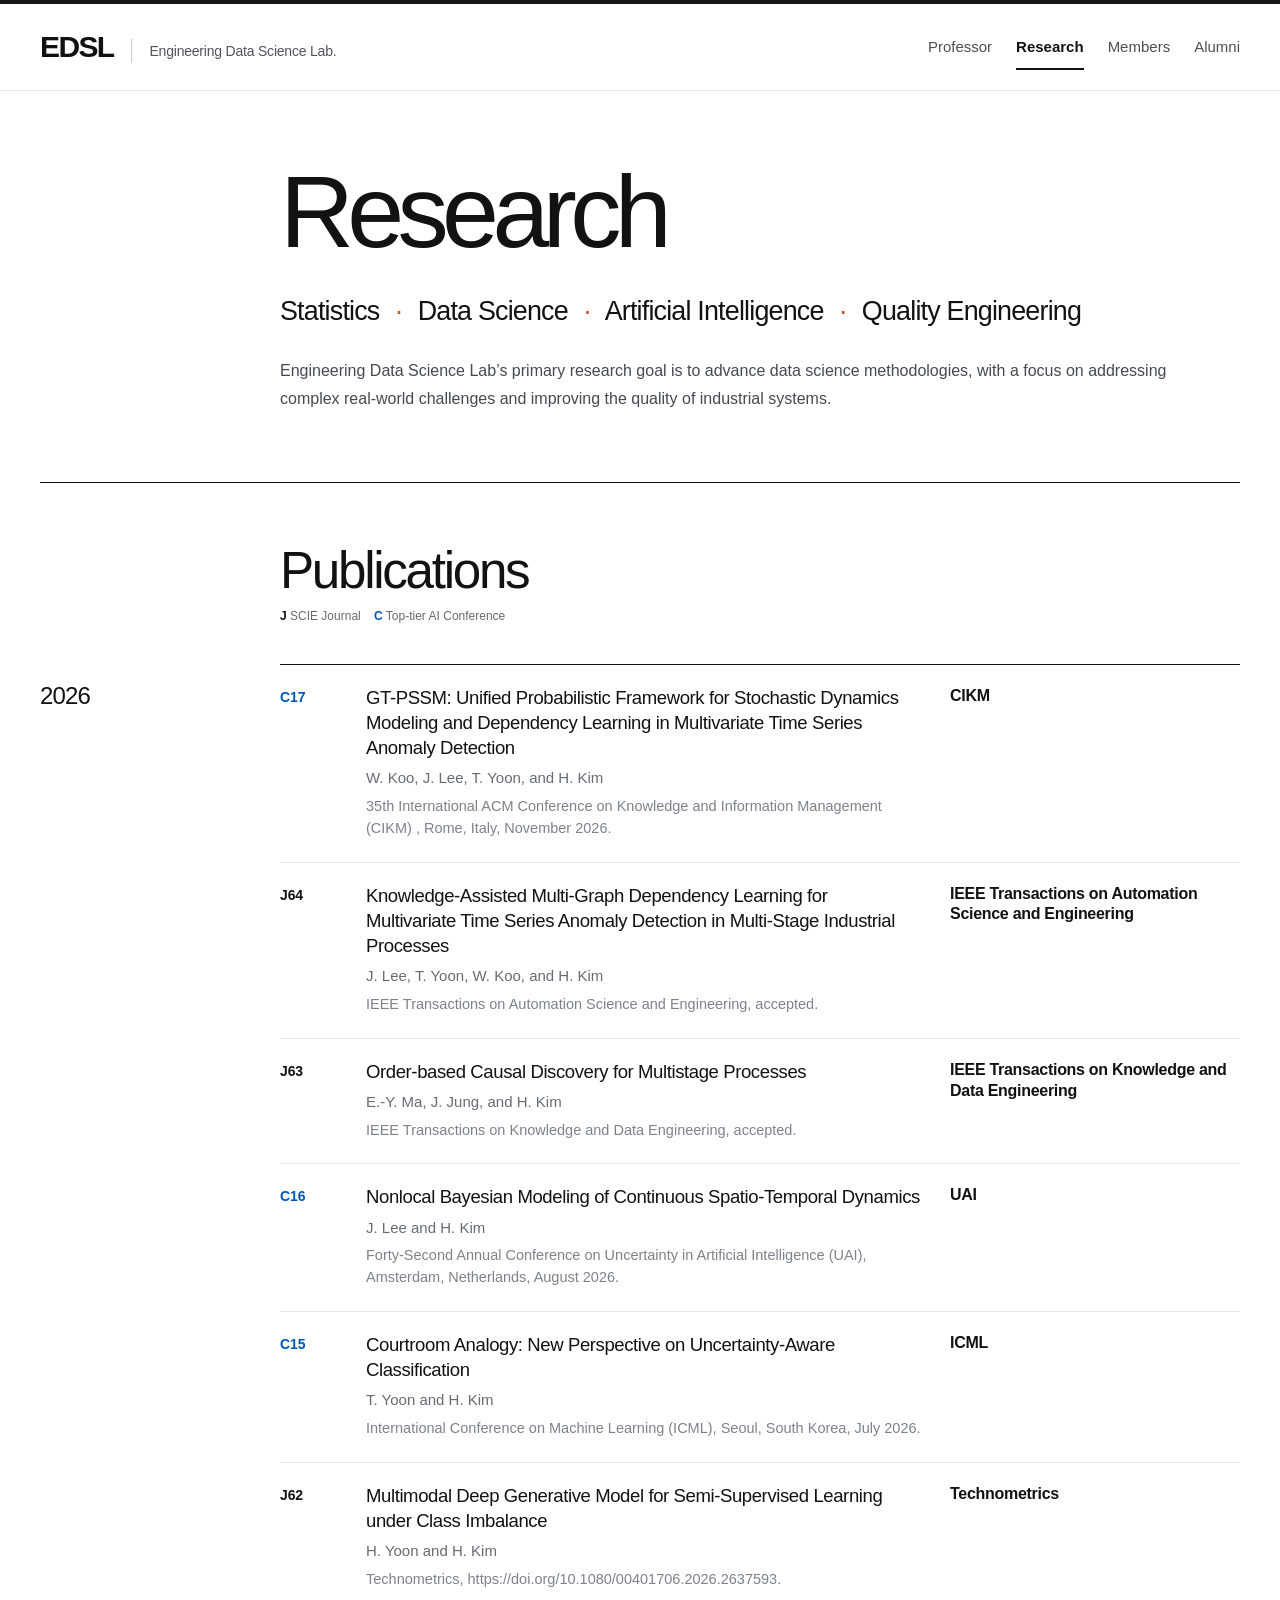
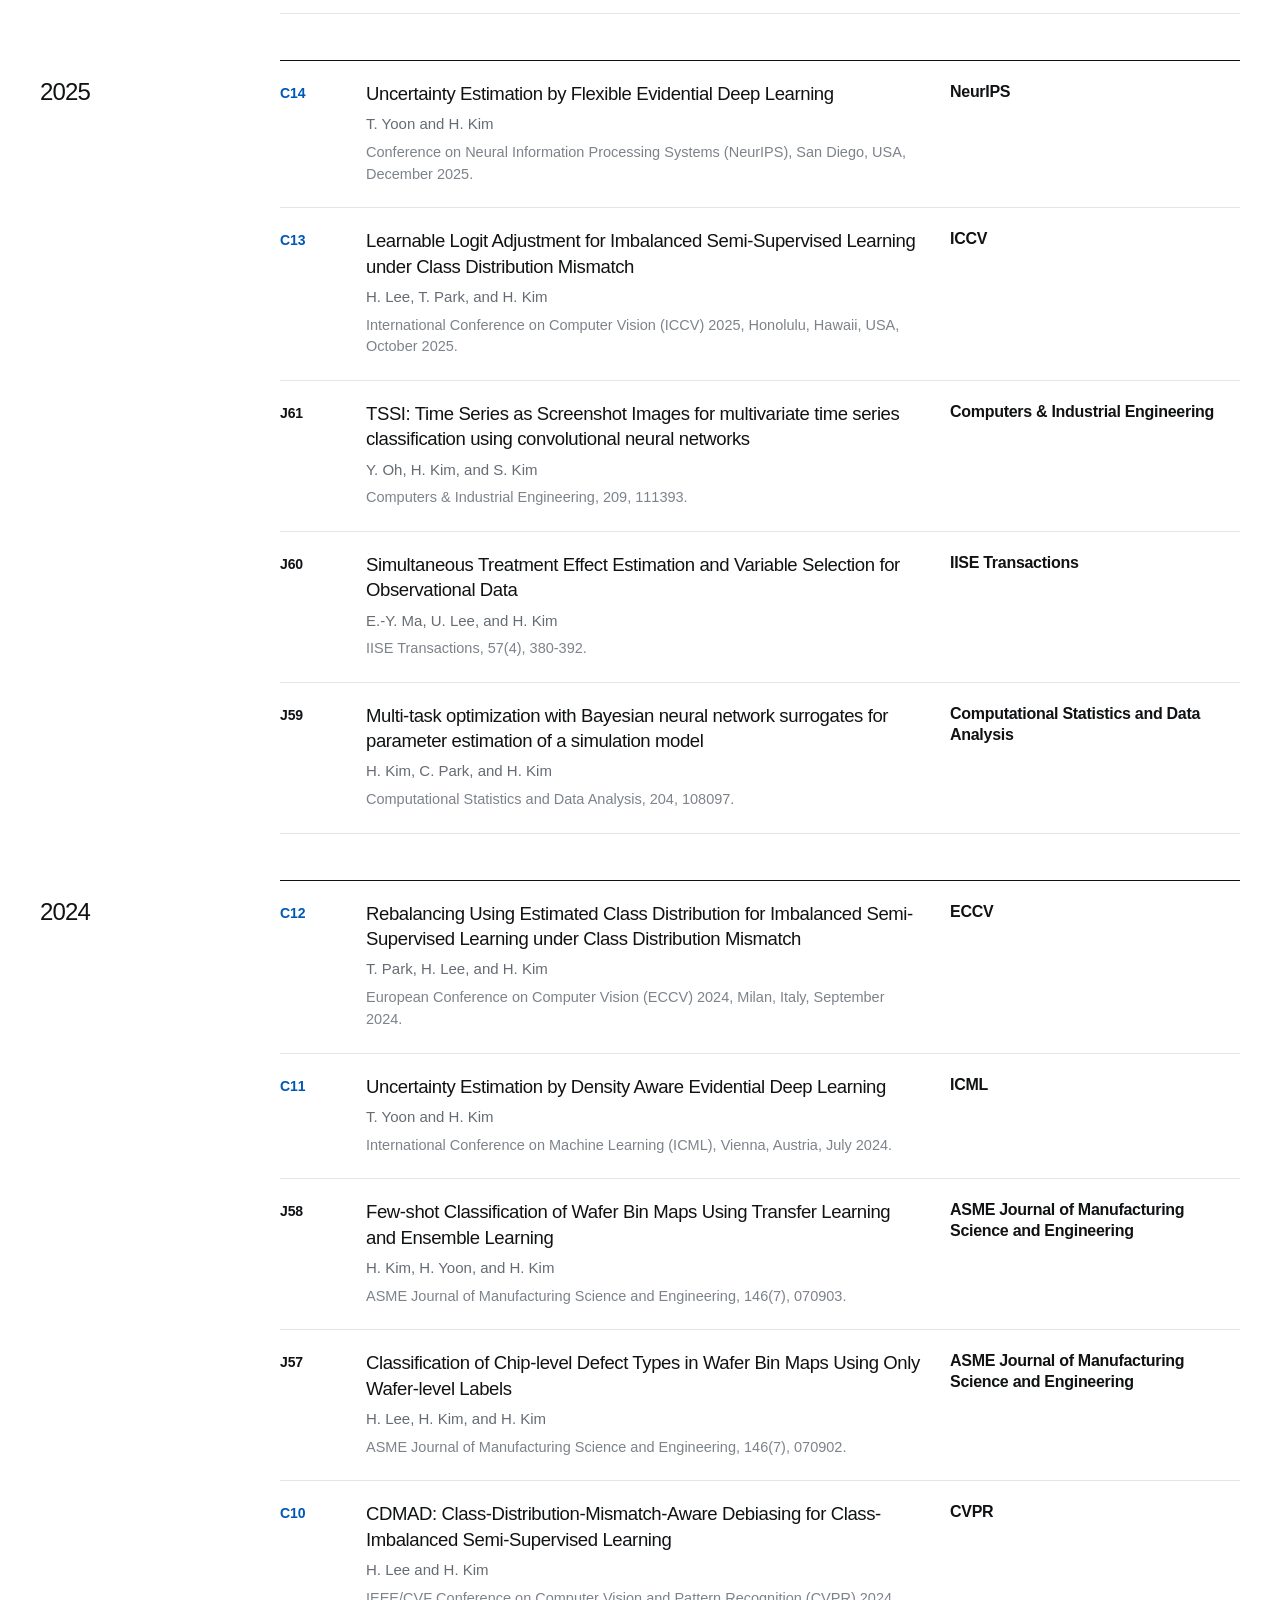
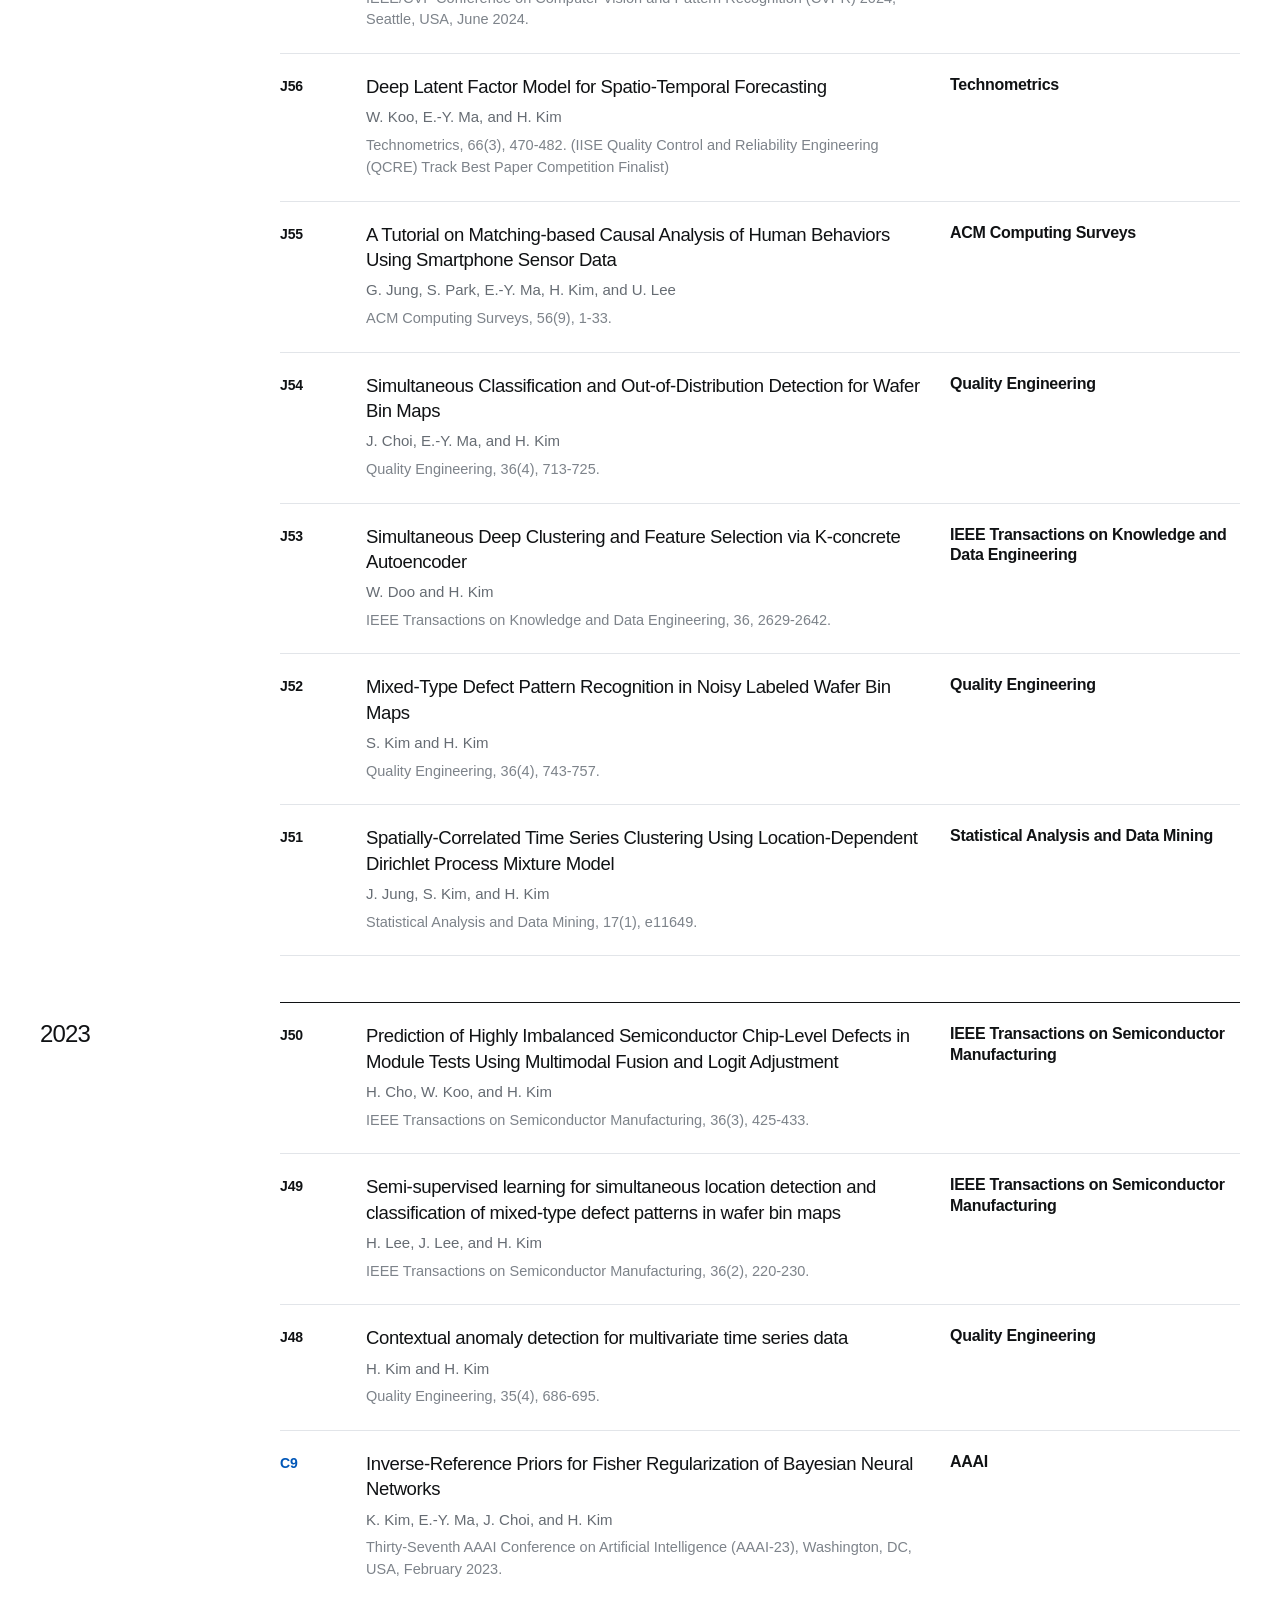
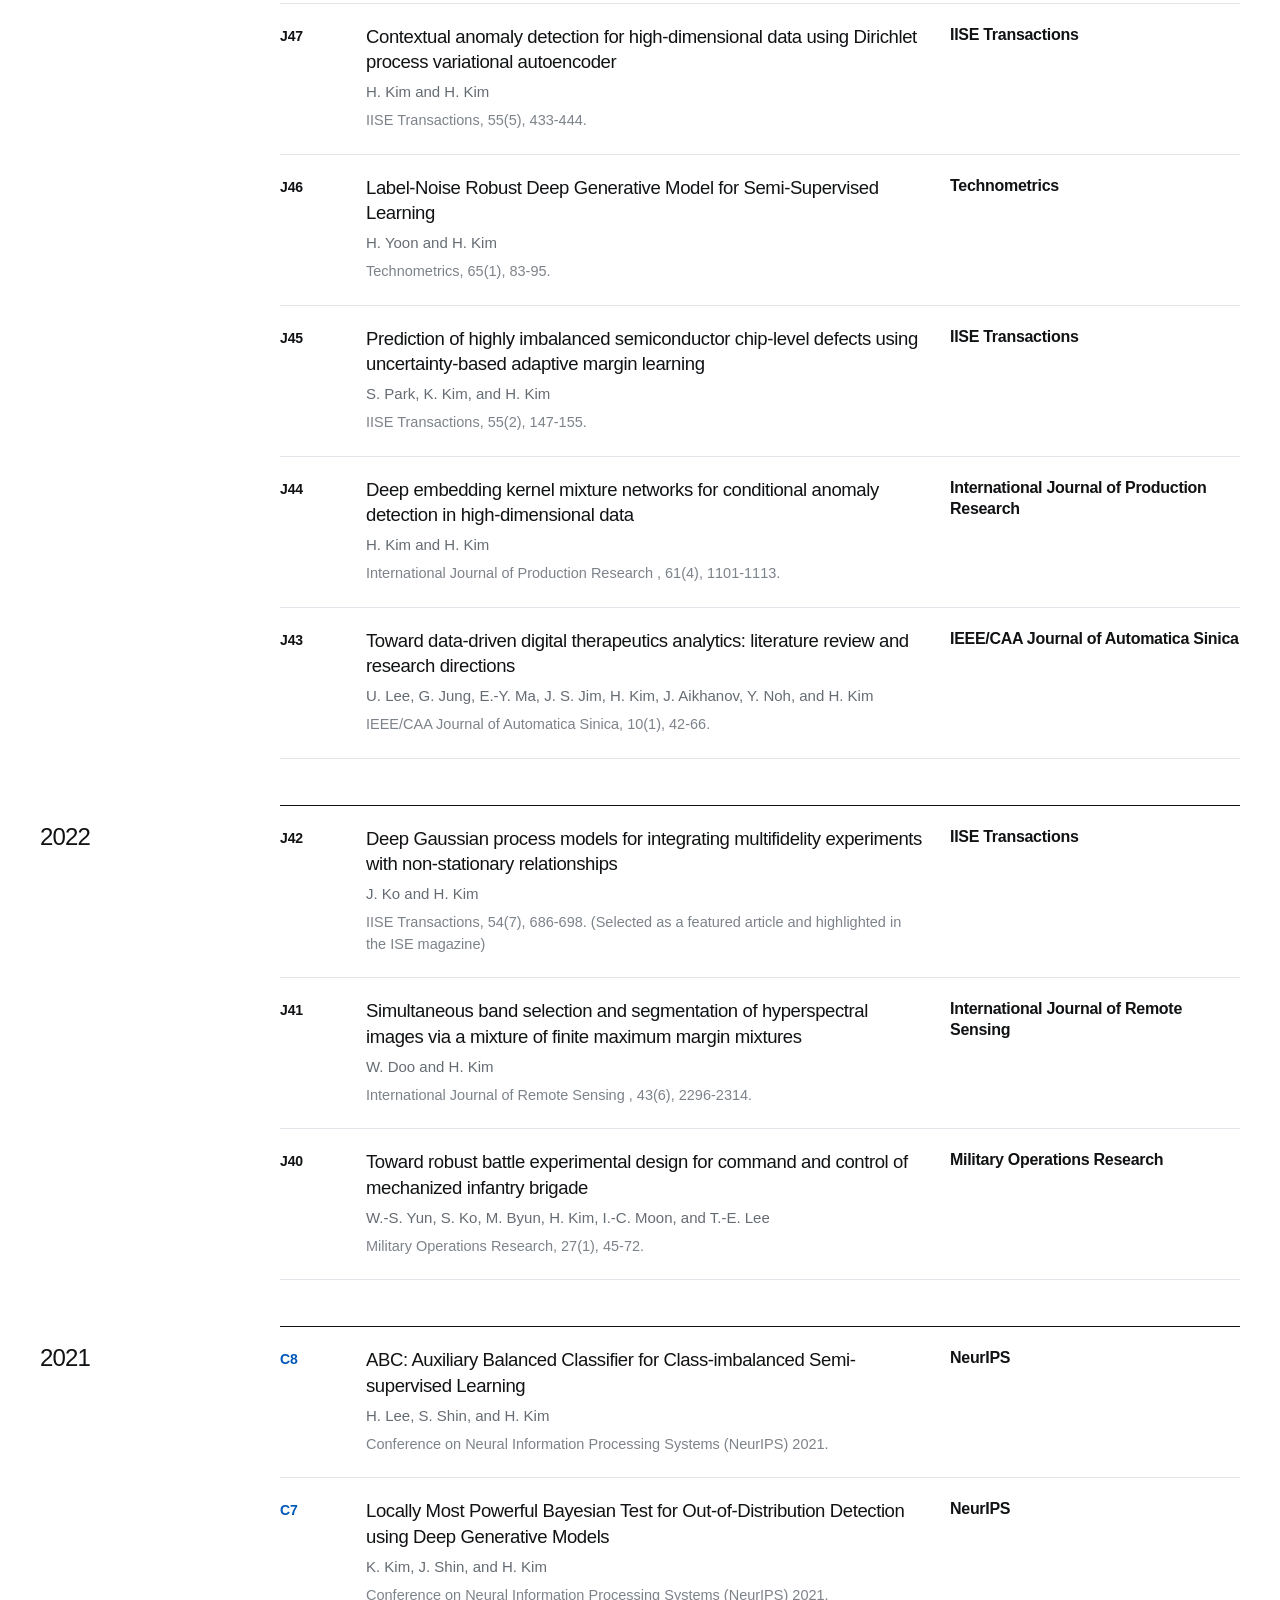
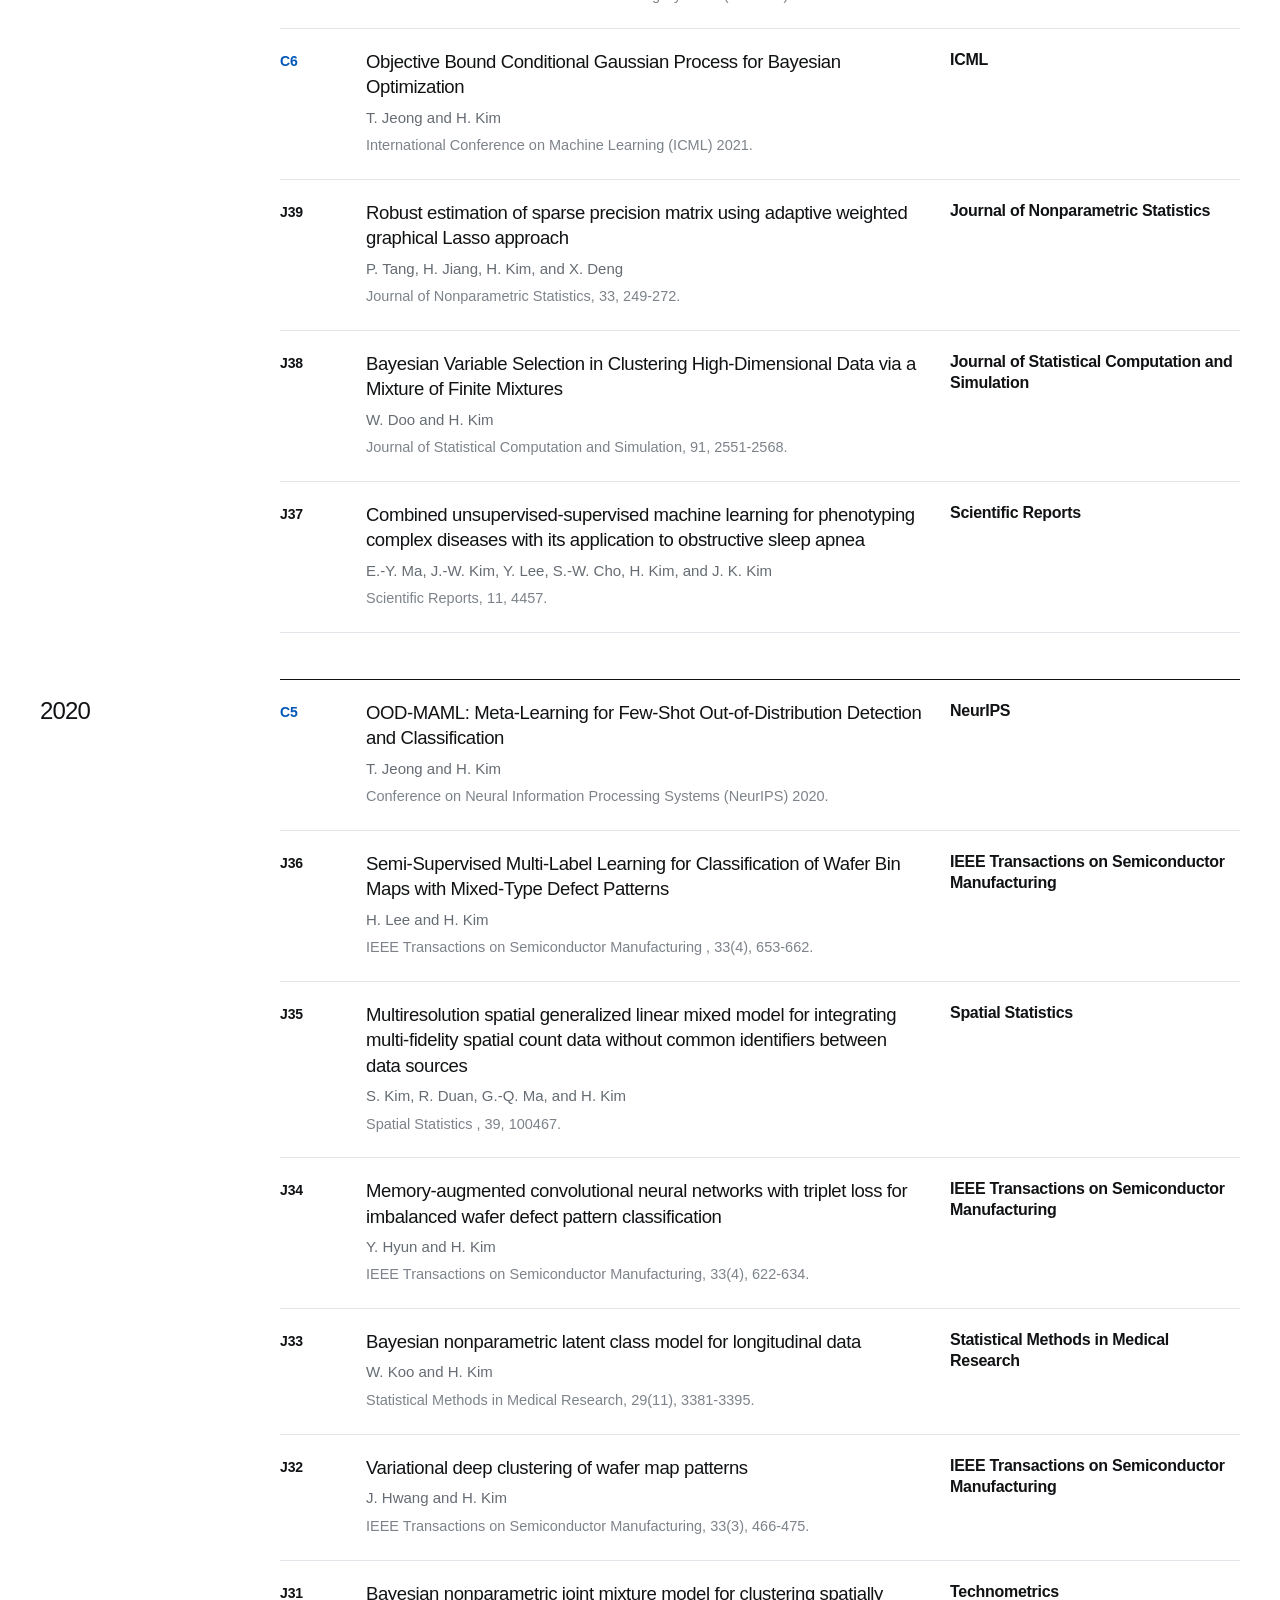
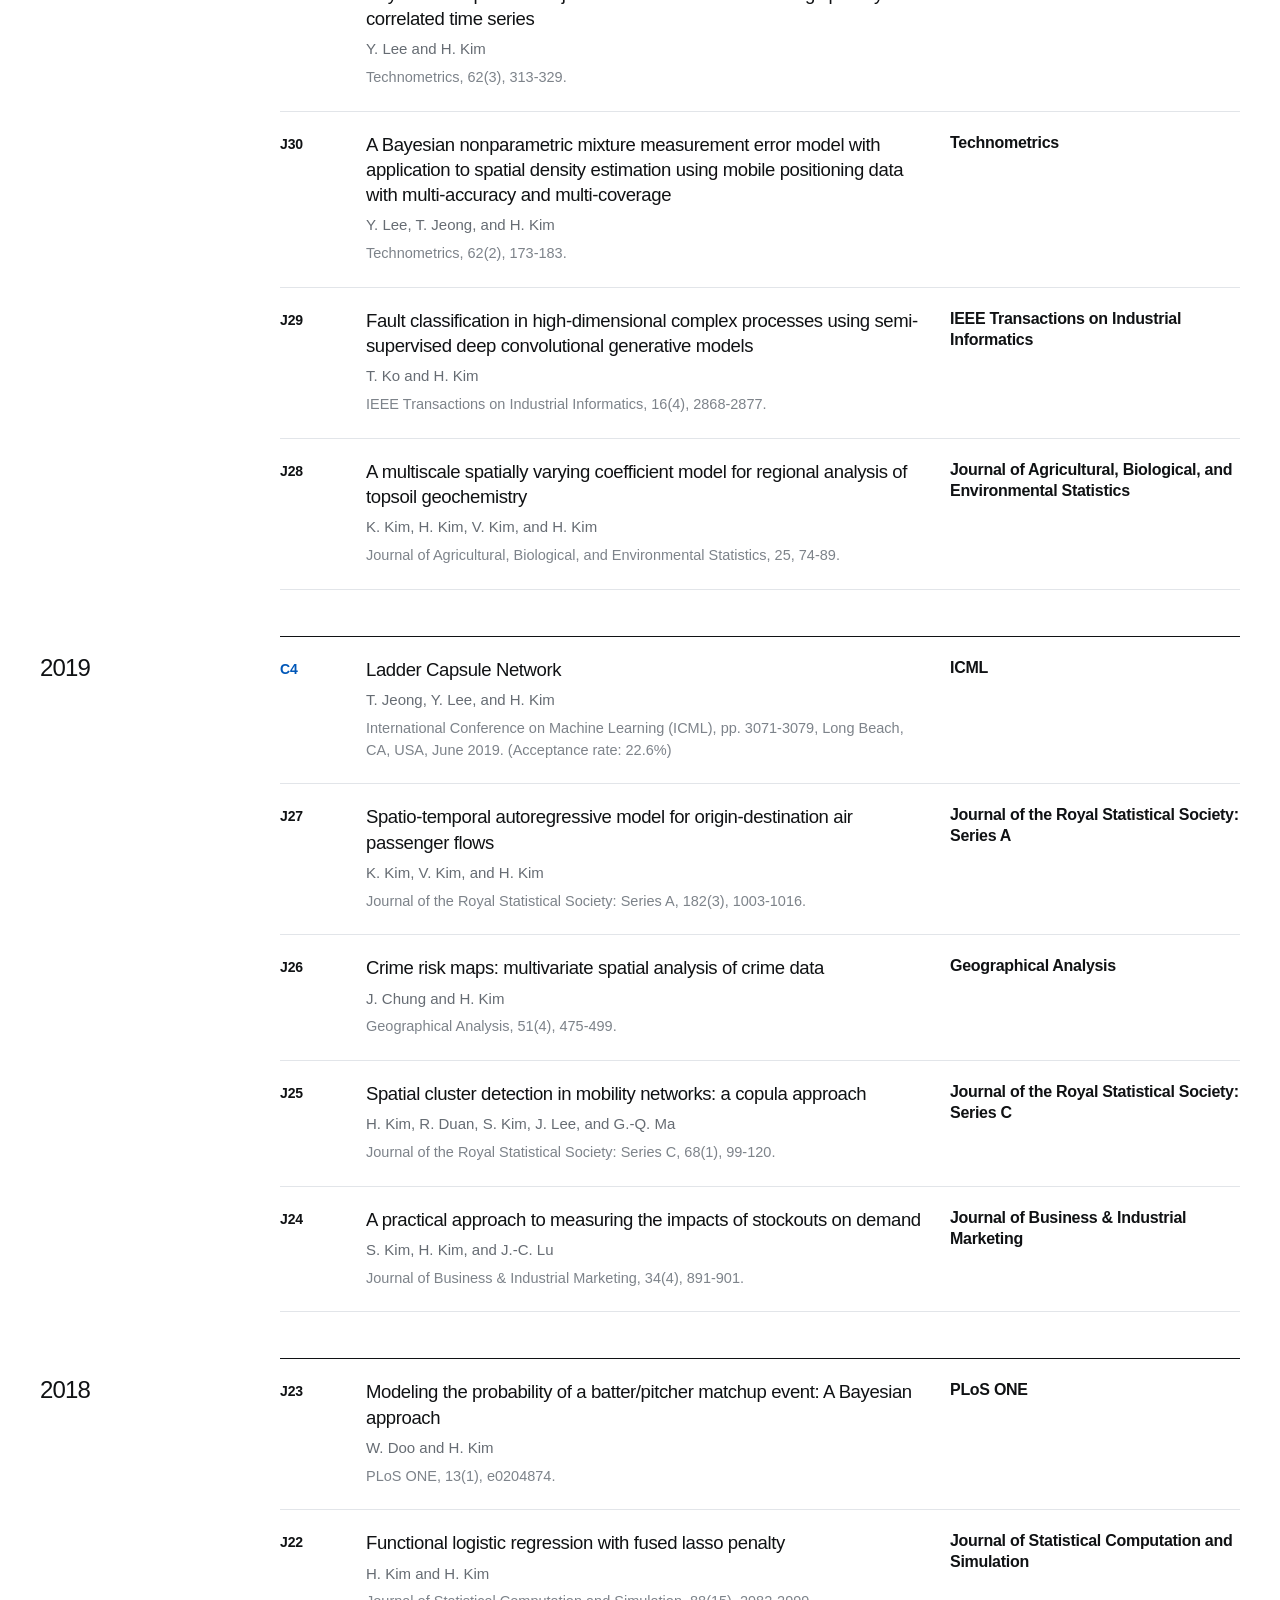
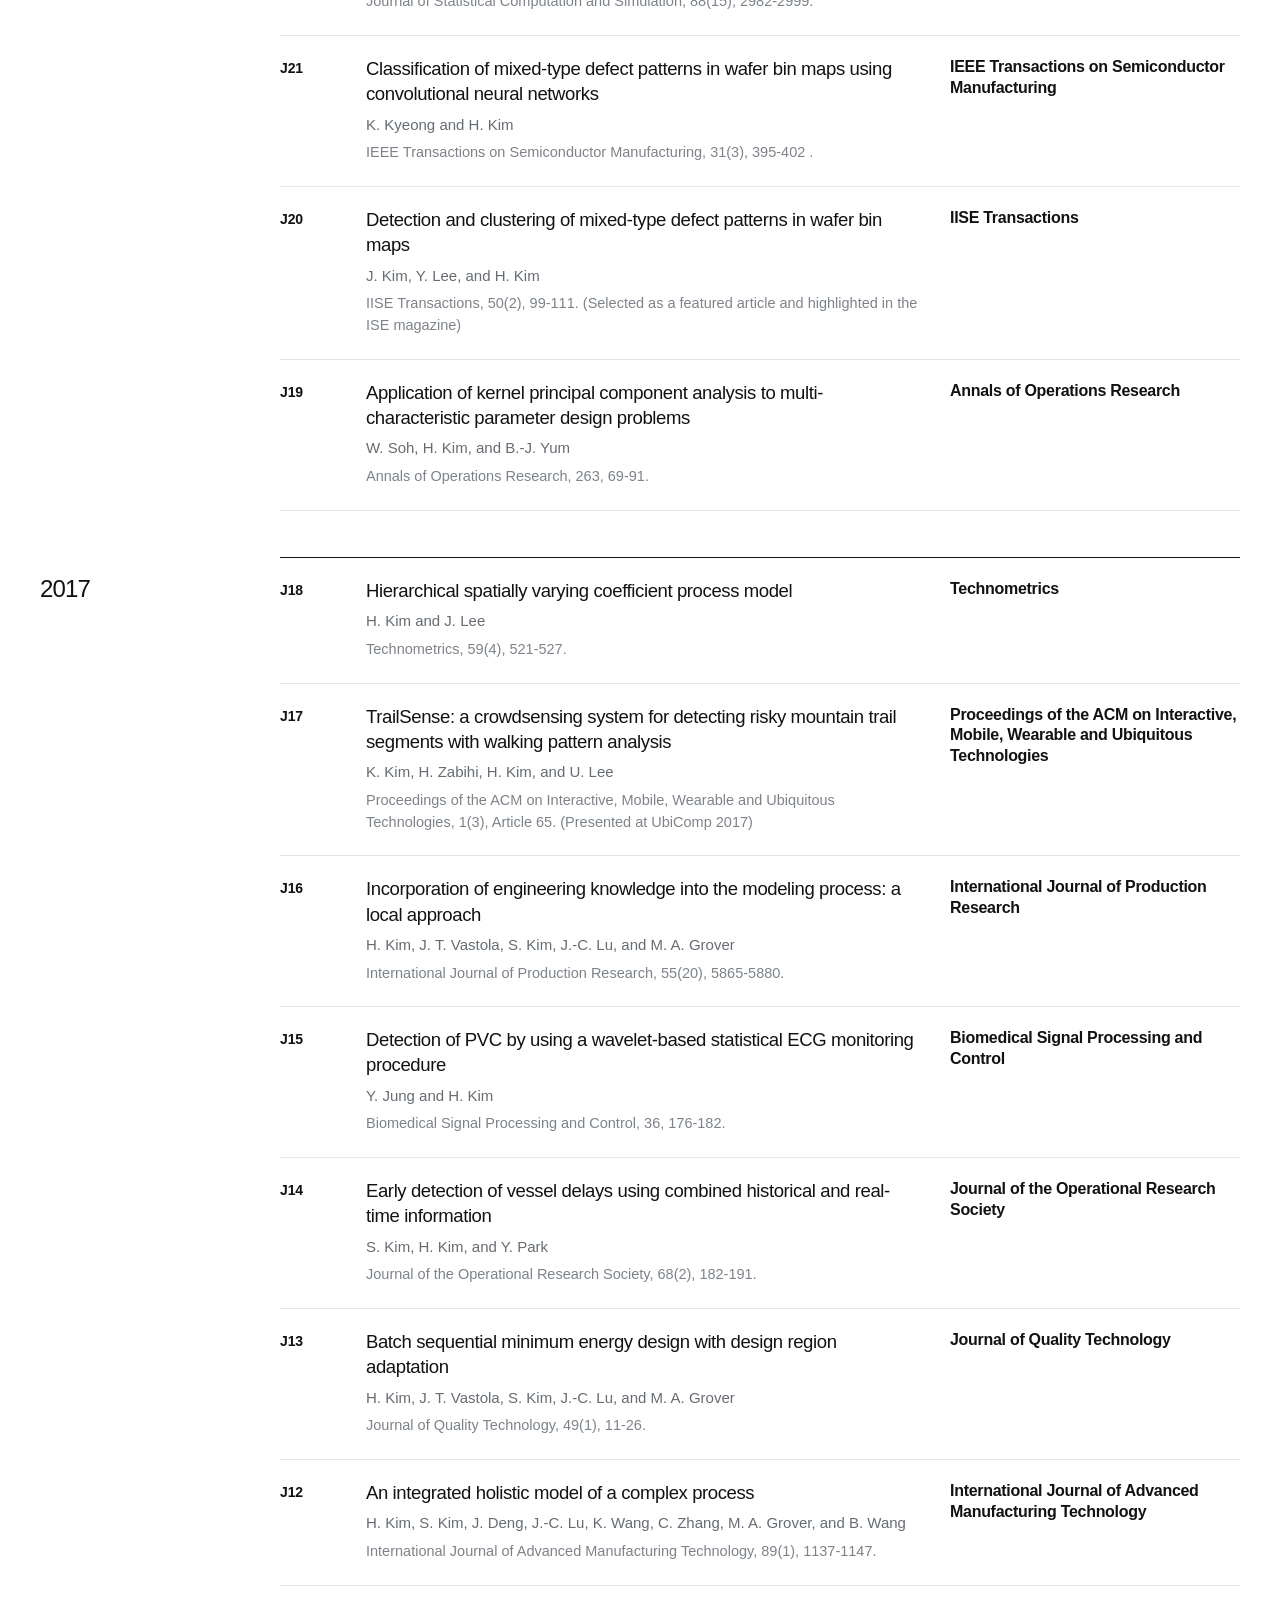
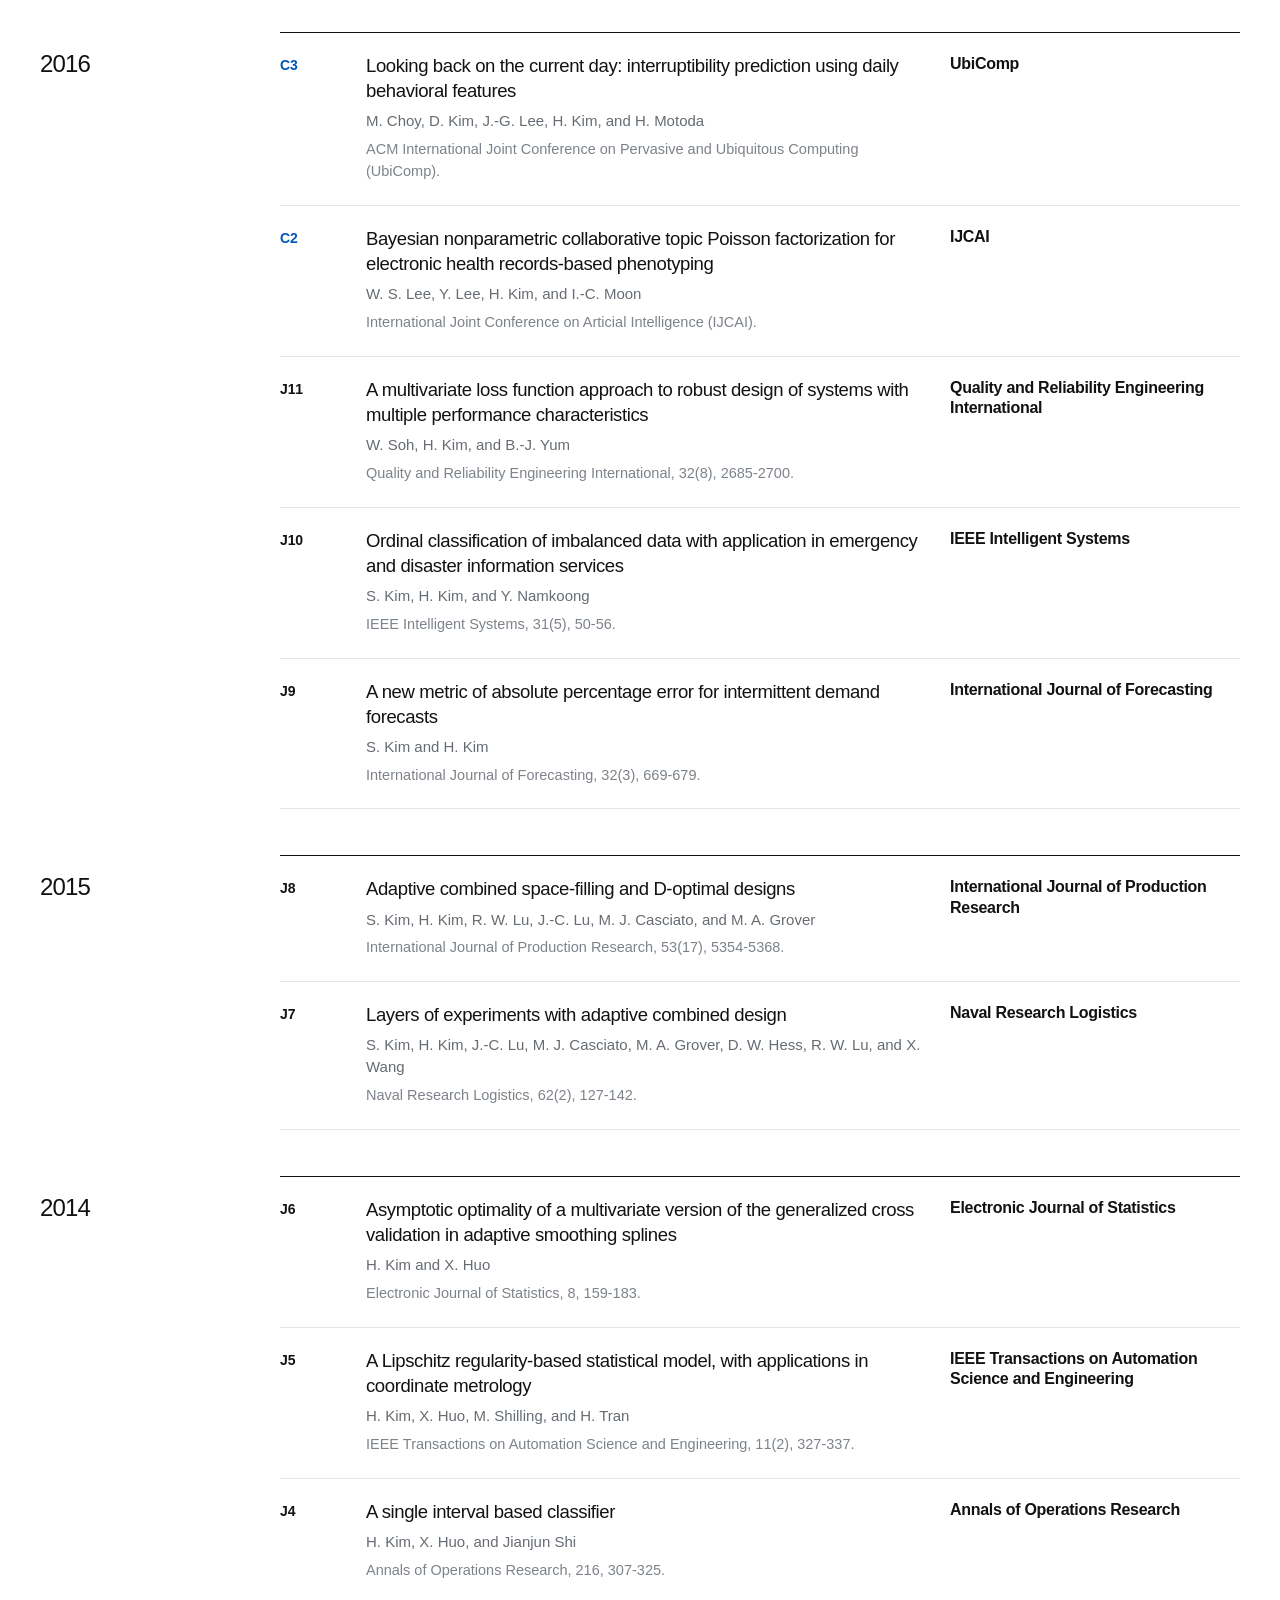
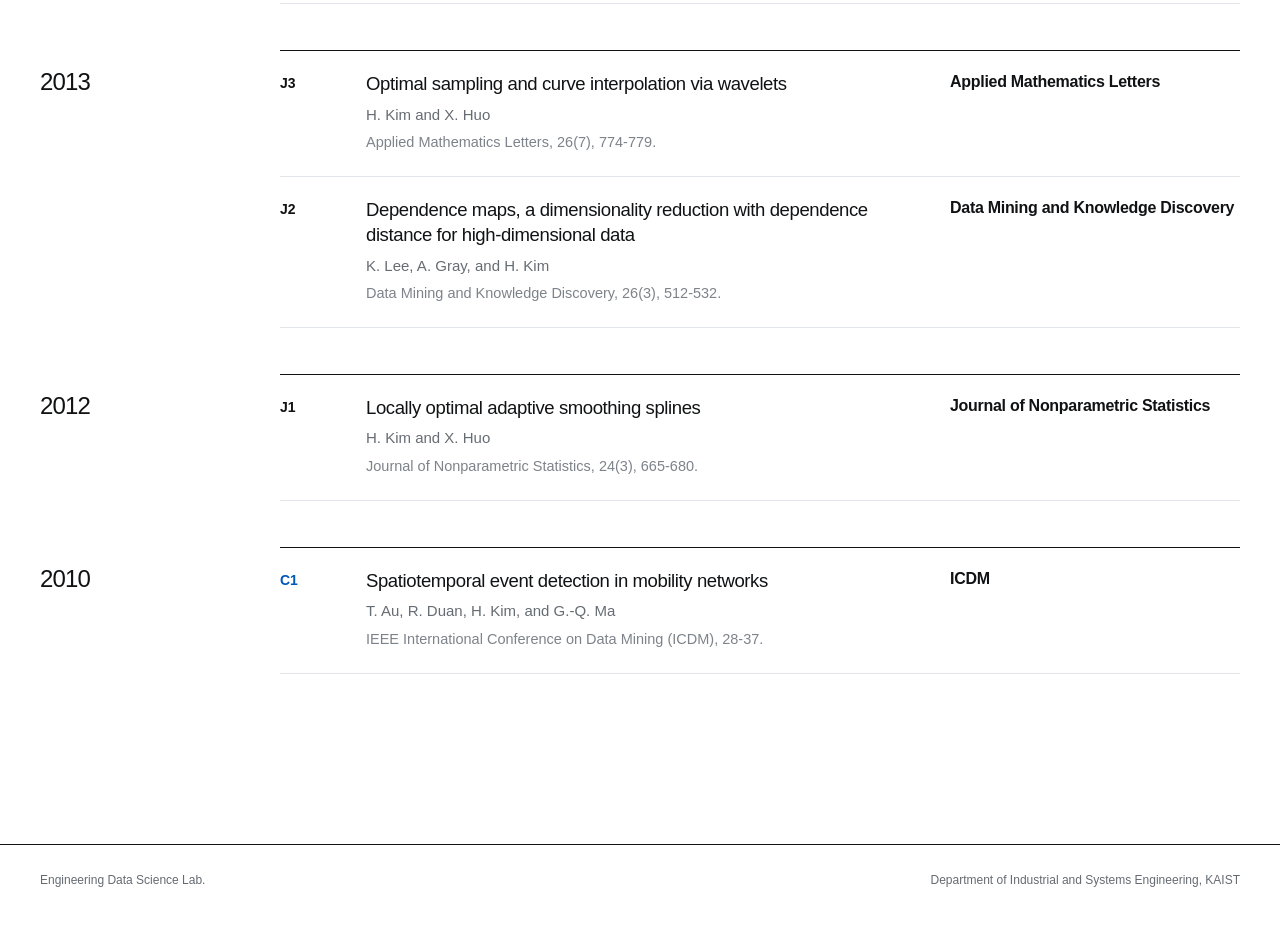
<file: eds-lab-preview/research/index.html>
<!DOCTYPE html>

<html lang="en">
<head>
<meta charset="utf-8"/>
<meta content="width=device-width, initial-scale=1" name="viewport"/>
<meta content="Research of the Engineering Data Science Lab, KAIST." name="description"/>
<title>Research | Engineering Data Science Lab</title>
<link href="research-v4.css?v=1" rel="stylesheet"/>
</head>
<body>
<header class="site-header">
<div class="header-inner">
<a class="brand" href="../professor/">
<strong><span class="eds-initial">E</span>ngineering <span class="eds-initial">D</span>ata <span class="eds-initial">S</span>cience Lab.</strong>
<span>Department of Industrial and Systems Engineering, KAIST</span>
</a>
<nav aria-label="Primary navigation" class="page-nav">
<a href="../professor/">Professor</a>
<a class="active" href="./">Research</a>
<a href="../members/">Members</a>
<a href="../alumni/">Alumni</a>
</nav>
</div>
</header>
<main class="page">
<section class="research-intro">
<div class="intro-label">Research</div>
<h1>Research</h1>
<div class="intro-copy">
<p class="area-line">Statistics <span>·</span> Data Science <span>·</span> Artificial Intelligence <span>·</span> Quality Engineering</p>
<p class="research-goal">Engineering Data Science Lab’s primary research goal is to advance data science methodologies, with a focus on addressing complex real-world challenges and improving the quality of industrial systems.</p>
</div>
</section>
<section class="publications-head">
<div class="section-label">Publications</div>
<div class="pub-head-main">
<h2>Publications</h2>
<p class="legend"><span class="legend-j">J</span> SCIE Journal    <span class="legend-c">C</span> Top-tier AI Conference</p>
</div>
</section>
<section class="year-section">
<div class="year-heading">2026</div>
<div class="year-publications">
<article class="publication-row">
<div class="pub-code conference"><span class="code-letter">C</span><span class="code-number">17</span></div>
<div class="pub-main">
<h3>GT-PSSM: Unified Probabilistic Framework for Stochastic Dynamics Modeling and Dependency Learning in Multivariate Time Series Anomaly Detection</h3>
<p class="authors">W. Koo, J. Lee, T. Yoon, and H. Kim</p>
<p class="pub-meta">Rome, Italy, November 2026.</p></div>
<div class="venue"><span class="venue-name">CIKM</span></div>
</article>
<article class="publication-row">
<div class="pub-code journal"><span class="code-letter">J</span><span class="code-number">64</span></div>
<div class="pub-main">
<h3>Knowledge-Assisted Multi-Graph Dependency Learning for Multivariate Time Series Anomaly Detection in Multi-Stage Industrial Processes</h3>
<p class="authors">J. Lee, T. Yoon, W. Koo, and H. Kim</p>
<p class="pub-meta">accepted.</p></div>
<div class="venue"><span class="venue-name">IEEE Transactions on Automation Science and Engineering</span></div>
</article>
<article class="publication-row">
<div class="pub-code journal"><span class="code-letter">J</span><span class="code-number">63</span></div>
<div class="pub-main">
<h3>Order-based Causal Discovery for Multistage Processes</h3>
<p class="authors">E.-Y. Ma, J. Jung, and H. Kim</p>
<p class="pub-meta">accepted.</p></div>
<div class="venue"><span class="venue-name">IEEE Transactions on Knowledge and Data Engineering</span></div>
</article>
<article class="publication-row">
<div class="pub-code conference"><span class="code-letter">C</span><span class="code-number">16</span></div>
<div class="pub-main">
<h3>Nonlocal Bayesian Modeling of Continuous Spatio-Temporal Dynamics</h3>
<p class="authors">J. Lee and H. Kim</p>
<p class="pub-meta">Amsterdam, Netherlands, August 2026.</p></div>
<div class="venue"><span class="venue-name">UAI</span></div>
</article>
<article class="publication-row">
<div class="pub-code conference"><span class="code-letter">C</span><span class="code-number">15</span></div>
<div class="pub-main">
<h3>Courtroom Analogy: New Perspective on Uncertainty-Aware Classification</h3>
<p class="authors">T. Yoon and H. Kim</p>
<p class="pub-meta">Seoul, South Korea, July 2026.</p></div>
<div class="venue"><span class="venue-name">ICML</span></div>
</article>
<article class="publication-row">
<div class="pub-code journal"><span class="code-letter">J</span><span class="code-number">62</span></div>
<div class="pub-main">
<h3>Multimodal Deep Generative Model for Semi-Supervised Learning under Class Imbalance</h3>
<p class="authors">H. Yoon and H. Kim</p>
<p class="pub-meta">https://doi.org/10.1080/00401706.2026.2637593.</p></div>
<div class="venue"><span class="venue-name">Technometrics</span></div>
</article>
</div>
</section>
<section class="year-section">
<div class="year-heading">2025</div>
<div class="year-publications">
<article class="publication-row">
<div class="pub-code conference"><span class="code-letter">C</span><span class="code-number">14</span></div>
<div class="pub-main">
<h3>Uncertainty Estimation by Flexible Evidential Deep Learning</h3>
<p class="authors">T. Yoon and H. Kim</p>
<p class="pub-meta">San Diego, USA, December 2025.</p></div>
<div class="venue"><span class="venue-name">NeurIPS</span></div>
</article>
<article class="publication-row">
<div class="pub-code conference"><span class="code-letter">C</span><span class="code-number">13</span></div>
<div class="pub-main">
<h3>Learnable Logit Adjustment for Imbalanced Semi-Supervised Learning under Class Distribution Mismatch</h3>
<p class="authors">H. Lee, T. Park, and H. Kim</p>
<p class="pub-meta">Honolulu, Hawaii, USA, October 2025.</p></div>
<div class="venue"><span class="venue-name">ICCV</span></div>
</article>
<article class="publication-row">
<div class="pub-code journal"><span class="code-letter">J</span><span class="code-number">61</span></div>
<div class="pub-main">
<h3>TSSI: Time Series as Screenshot Images for multivariate time series classification using convolutional neural networks</h3>
<p class="authors">Y. Oh, H. Kim, and S. Kim</p>
<p class="pub-meta">209, 111393.</p></div>
<div class="venue"><span class="venue-name">Computers &amp; Industrial Engineering</span></div>
</article>
<article class="publication-row">
<div class="pub-code journal"><span class="code-letter">J</span><span class="code-number">60</span></div>
<div class="pub-main">
<h3>Simultaneous Treatment Effect Estimation and Variable Selection for Observational Data</h3>
<p class="authors">E.-Y. Ma, U. Lee, and H. Kim</p>
<p class="pub-meta">57(4), 380-392.</p></div>
<div class="venue"><span class="venue-name">IISE Transactions</span></div>
</article>
<article class="publication-row">
<div class="pub-code journal"><span class="code-letter">J</span><span class="code-number">59</span></div>
<div class="pub-main">
<h3>Multi-task optimization with Bayesian neural network surrogates for parameter estimation of a simulation model</h3>
<p class="authors">H. Kim, C. Park, and H. Kim</p>
<p class="pub-meta">204, 108097.</p></div>
<div class="venue"><span class="venue-name">Computational Statistics and Data Analysis</span></div>
</article>
</div>
</section>
<section class="year-section">
<div class="year-heading">2024</div>
<div class="year-publications">
<article class="publication-row">
<div class="pub-code conference"><span class="code-letter">C</span><span class="code-number">12</span></div>
<div class="pub-main">
<h3>Rebalancing Using Estimated Class Distribution for Imbalanced Semi-Supervised Learning under Class Distribution Mismatch</h3>
<p class="authors">T. Park, H. Lee, and H. Kim</p>
<p class="pub-meta">Milan, Italy, September 2024.</p></div>
<div class="venue"><span class="venue-name">ECCV</span></div>
</article>
<article class="publication-row">
<div class="pub-code conference"><span class="code-letter">C</span><span class="code-number">11</span></div>
<div class="pub-main">
<h3>Uncertainty Estimation by Density Aware Evidential Deep Learning</h3>
<p class="authors">T. Yoon and H. Kim</p>
<p class="pub-meta">Vienna, Austria, July 2024.</p></div>
<div class="venue"><span class="venue-name">ICML</span></div>
</article>
<article class="publication-row">
<div class="pub-code journal"><span class="code-letter">J</span><span class="code-number">58</span></div>
<div class="pub-main">
<h3>Few-shot Classification of Wafer Bin Maps Using Transfer Learning and Ensemble Learning</h3>
<p class="authors">H. Kim, H. Yoon, and H. Kim</p>
<p class="pub-meta">146(7), 070903.</p></div>
<div class="venue"><span class="venue-name">ASME Journal of Manufacturing Science and Engineering</span></div>
</article>
<article class="publication-row">
<div class="pub-code journal"><span class="code-letter">J</span><span class="code-number">57</span></div>
<div class="pub-main">
<h3>Classification of Chip-level Defect Types in Wafer Bin Maps Using Only Wafer-level Labels</h3>
<p class="authors">H. Lee, H. Kim, and H. Kim</p>
<p class="pub-meta">146(7), 070902.</p></div>
<div class="venue"><span class="venue-name">ASME Journal of Manufacturing Science and Engineering</span></div>
</article>
<article class="publication-row">
<div class="pub-code conference"><span class="code-letter">C</span><span class="code-number">10</span></div>
<div class="pub-main">
<h3>CDMAD: Class-Distribution-Mismatch-Aware Debiasing for Class-Imbalanced Semi-Supervised Learning</h3>
<p class="authors">H. Lee and H. Kim</p>
<p class="pub-meta">Seattle, USA, June 2024.</p></div>
<div class="venue"><span class="venue-name">CVPR</span></div>
</article>
<article class="publication-row">
<div class="pub-code journal"><span class="code-letter">J</span><span class="code-number">56</span></div>
<div class="pub-main">
<h3>Deep Latent Factor Model for Spatio-Temporal Forecasting</h3>
<p class="authors">W. Koo, E.-Y. Ma, and H. Kim</p>
<p class="pub-meta">66(3), 470-482. (IISE Quality Control and Reliability Engineering (QCRE) Track Best Paper Competition Finalist)</p></div>
<div class="venue"><span class="venue-name">Technometrics</span></div>
</article>
<article class="publication-row">
<div class="pub-code journal"><span class="code-letter">J</span><span class="code-number">55</span></div>
<div class="pub-main">
<h3>A Tutorial on Matching-based Causal Analysis of Human Behaviors Using Smartphone Sensor Data</h3>
<p class="authors">G. Jung, S. Park, E.-Y. Ma, H. Kim, and U. Lee</p>
<p class="pub-meta">56(9), 1-33.</p></div>
<div class="venue"><span class="venue-name">ACM Computing Surveys</span></div>
</article>
<article class="publication-row">
<div class="pub-code journal"><span class="code-letter">J</span><span class="code-number">54</span></div>
<div class="pub-main">
<h3>Simultaneous Classification and Out-of-Distribution Detection for Wafer Bin Maps</h3>
<p class="authors">J. Choi, E.-Y. Ma, and H. Kim</p>
<p class="pub-meta">36(4), 713-725.</p></div>
<div class="venue"><span class="venue-name">Quality Engineering</span></div>
</article>
<article class="publication-row">
<div class="pub-code journal"><span class="code-letter">J</span><span class="code-number">53</span></div>
<div class="pub-main">
<h3>Simultaneous Deep Clustering and Feature Selection via K-concrete Autoencoder</h3>
<p class="authors">W. Doo and H. Kim</p>
<p class="pub-meta">36, 2629-2642.</p></div>
<div class="venue"><span class="venue-name">IEEE Transactions on Knowledge and Data Engineering</span></div>
</article>
<article class="publication-row">
<div class="pub-code journal"><span class="code-letter">J</span><span class="code-number">52</span></div>
<div class="pub-main">
<h3>Mixed-Type Defect Pattern Recognition in Noisy Labeled Wafer Bin Maps</h3>
<p class="authors">S. Kim and H. Kim</p>
<p class="pub-meta">36(4), 743-757.</p></div>
<div class="venue"><span class="venue-name">Quality Engineering</span></div>
</article>
<article class="publication-row">
<div class="pub-code journal"><span class="code-letter">J</span><span class="code-number">51</span></div>
<div class="pub-main">
<h3>Spatially-Correlated Time Series Clustering Using Location-Dependent Dirichlet Process Mixture Model</h3>
<p class="authors">J. Jung, S. Kim, and H. Kim</p>
<p class="pub-meta">17(1), e11649.</p></div>
<div class="venue"><span class="venue-name">Statistical Analysis and Data Mining</span></div>
</article>
</div>
</section>
<section class="year-section">
<div class="year-heading">2023</div>
<div class="year-publications">
<article class="publication-row">
<div class="pub-code journal"><span class="code-letter">J</span><span class="code-number">50</span></div>
<div class="pub-main">
<h3>Prediction of Highly Imbalanced Semiconductor Chip-Level Defects in Module Tests Using Multimodal Fusion and Logit Adjustment</h3>
<p class="authors">H. Cho, W. Koo, and H. Kim</p>
<p class="pub-meta">36(3), 425-433.</p></div>
<div class="venue"><span class="venue-name">IEEE Transactions on Semiconductor Manufacturing</span></div>
</article>
<article class="publication-row">
<div class="pub-code journal"><span class="code-letter">J</span><span class="code-number">49</span></div>
<div class="pub-main">
<h3>Semi-supervised learning for simultaneous location detection and classification of mixed-type defect patterns in wafer bin maps</h3>
<p class="authors">H. Lee, J. Lee, and H. Kim</p>
<p class="pub-meta">36(2), 220-230.</p></div>
<div class="venue"><span class="venue-name">IEEE Transactions on Semiconductor Manufacturing</span></div>
</article>
<article class="publication-row">
<div class="pub-code journal"><span class="code-letter">J</span><span class="code-number">48</span></div>
<div class="pub-main">
<h3>Contextual anomaly detection for multivariate time series data</h3>
<p class="authors">H. Kim and H. Kim</p>
<p class="pub-meta">35(4), 686-695.</p></div>
<div class="venue"><span class="venue-name">Quality Engineering</span></div>
</article>
<article class="publication-row">
<div class="pub-code conference"><span class="code-letter">C</span><span class="code-number">9</span></div>
<div class="pub-main">
<h3>Inverse-Reference Priors for Fisher Regularization of Bayesian Neural Networks</h3>
<p class="authors">K. Kim, E.-Y. Ma, J. Choi, and H. Kim</p>
<p class="pub-meta">Washington, DC, USA, February 2023.</p></div>
<div class="venue"><span class="venue-name">AAAI</span></div>
</article>
<article class="publication-row">
<div class="pub-code journal"><span class="code-letter">J</span><span class="code-number">47</span></div>
<div class="pub-main">
<h3>Contextual anomaly detection for high-dimensional data using Dirichlet process variational autoencoder</h3>
<p class="authors">H. Kim and H. Kim</p>
<p class="pub-meta">55(5), 433-444.</p></div>
<div class="venue"><span class="venue-name">IISE Transactions</span></div>
</article>
<article class="publication-row">
<div class="pub-code journal"><span class="code-letter">J</span><span class="code-number">46</span></div>
<div class="pub-main">
<h3>Label-Noise Robust Deep Generative Model for Semi-Supervised Learning</h3>
<p class="authors">H. Yoon and H. Kim</p>
<p class="pub-meta">65(1), 83-95.</p></div>
<div class="venue"><span class="venue-name">Technometrics</span></div>
</article>
<article class="publication-row">
<div class="pub-code journal"><span class="code-letter">J</span><span class="code-number">45</span></div>
<div class="pub-main">
<h3>Prediction of highly imbalanced semiconductor chip-level defects using uncertainty-based adaptive margin learning</h3>
<p class="authors">S. Park, K. Kim, and H. Kim</p>
<p class="pub-meta">55(2), 147-155.</p></div>
<div class="venue"><span class="venue-name">IISE Transactions</span></div>
</article>
<article class="publication-row">
<div class="pub-code journal"><span class="code-letter">J</span><span class="code-number">44</span></div>
<div class="pub-main">
<h3>Deep embedding kernel mixture networks for conditional anomaly detection in high-dimensional data</h3>
<p class="authors">H. Kim and H. Kim</p>
<p class="pub-meta">61(4), 1101-1113.</p></div>
<div class="venue"><span class="venue-name">International Journal of Production Research</span></div>
</article>
<article class="publication-row">
<div class="pub-code journal"><span class="code-letter">J</span><span class="code-number">43</span></div>
<div class="pub-main">
<h3>Toward data-driven digital therapeutics analytics: literature review and research directions</h3>
<p class="authors">U. Lee, G. Jung, E.-Y. Ma, J. S. Jim, H. Kim, J. Aikhanov, Y. Noh, and H. Kim</p>
<p class="pub-meta">10(1), 42-66.</p></div>
<div class="venue"><span class="venue-name">IEEE/CAA Journal of Automatica Sinica</span></div>
</article>
</div>
</section>
<section class="year-section">
<div class="year-heading">2022</div>
<div class="year-publications">
<article class="publication-row">
<div class="pub-code journal"><span class="code-letter">J</span><span class="code-number">42</span></div>
<div class="pub-main">
<h3>Deep Gaussian process models for integrating multifidelity experiments with non-stationary relationships</h3>
<p class="authors">J. Ko and H. Kim</p>
<p class="pub-meta">54(7), 686-698. (Selected as a featured article and highlighted in the ISE magazine)</p></div>
<div class="venue"><span class="venue-name">IISE Transactions</span></div>
</article>
<article class="publication-row">
<div class="pub-code journal"><span class="code-letter">J</span><span class="code-number">41</span></div>
<div class="pub-main">
<h3>Simultaneous band selection and segmentation of hyperspectral images via a mixture of finite maximum margin mixtures</h3>
<p class="authors">W. Doo and H. Kim</p>
<p class="pub-meta">43(6), 2296-2314.</p></div>
<div class="venue"><span class="venue-name">International Journal of Remote Sensing</span></div>
</article>
<article class="publication-row">
<div class="pub-code journal"><span class="code-letter">J</span><span class="code-number">40</span></div>
<div class="pub-main">
<h3>Toward robust battle experimental design for command and control of mechanized infantry brigade</h3>
<p class="authors">W.-S. Yun, S. Ko, M. Byun, H. Kim, I.-C. Moon, and T.-E. Lee</p>
<p class="pub-meta">27(1), 45-72.</p></div>
<div class="venue"><span class="venue-name">Military Operations Research</span></div>
</article>
</div>
</section>
<section class="year-section">
<div class="year-heading">2021</div>
<div class="year-publications">
<article class="publication-row">
<div class="pub-code conference"><span class="code-letter">C</span><span class="code-number">8</span></div>
<div class="pub-main">
<h3>ABC: Auxiliary Balanced Classifier for Class-imbalanced Semi-supervised Learning</h3>
<p class="authors">H. Lee, S. Shin, and H. Kim</p>
</div>
<div class="venue"><span class="venue-name">NeurIPS</span></div>
</article>
<article class="publication-row">
<div class="pub-code conference"><span class="code-letter">C</span><span class="code-number">7</span></div>
<div class="pub-main">
<h3>Locally Most Powerful Bayesian Test for Out-of-Distribution Detection using Deep Generative Models</h3>
<p class="authors">K. Kim, J. Shin, and H. Kim</p>
</div>
<div class="venue"><span class="venue-name">NeurIPS</span></div>
</article>
<article class="publication-row">
<div class="pub-code conference"><span class="code-letter">C</span><span class="code-number">6</span></div>
<div class="pub-main">
<h3>Objective Bound Conditional Gaussian Process for Bayesian Optimization</h3>
<p class="authors">T. Jeong and H. Kim</p>
</div>
<div class="venue"><span class="venue-name">ICML</span></div>
</article>
<article class="publication-row">
<div class="pub-code journal"><span class="code-letter">J</span><span class="code-number">39</span></div>
<div class="pub-main">
<h3>Robust estimation of sparse precision matrix using adaptive weighted graphical Lasso approach</h3>
<p class="authors">P. Tang, H. Jiang, H. Kim, and X. Deng</p>
<p class="pub-meta">33, 249-272.</p></div>
<div class="venue"><span class="venue-name">Journal of Nonparametric Statistics</span></div>
</article>
<article class="publication-row">
<div class="pub-code journal"><span class="code-letter">J</span><span class="code-number">38</span></div>
<div class="pub-main">
<h3>Bayesian Variable Selection in Clustering High-Dimensional Data via a Mixture of Finite Mixtures</h3>
<p class="authors">W. Doo and H. Kim</p>
<p class="pub-meta">91, 2551-2568.</p></div>
<div class="venue"><span class="venue-name">Journal of Statistical Computation and Simulation</span></div>
</article>
<article class="publication-row">
<div class="pub-code journal"><span class="code-letter">J</span><span class="code-number">37</span></div>
<div class="pub-main">
<h3>Combined unsupervised-supervised machine learning for phenotyping complex diseases with its application to obstructive sleep apnea</h3>
<p class="authors">E.-Y. Ma, J.-W. Kim, Y. Lee, S.-W. Cho, H. Kim, and J. K. Kim</p>
<p class="pub-meta">11, 4457.</p></div>
<div class="venue"><span class="venue-name">Scientific Reports</span></div>
</article>
</div>
</section>
<section class="year-section">
<div class="year-heading">2020</div>
<div class="year-publications">
<article class="publication-row">
<div class="pub-code conference"><span class="code-letter">C</span><span class="code-number">5</span></div>
<div class="pub-main">
<h3>OOD-MAML: Meta-Learning for Few-Shot Out-of-Distribution Detection and Classification</h3>
<p class="authors">T. Jeong and H. Kim</p>
</div>
<div class="venue"><span class="venue-name">NeurIPS</span></div>
</article>
<article class="publication-row">
<div class="pub-code journal"><span class="code-letter">J</span><span class="code-number">36</span></div>
<div class="pub-main">
<h3>Semi-Supervised Multi-Label Learning for Classification of Wafer Bin Maps with Mixed-Type Defect Patterns</h3>
<p class="authors">H. Lee and H. Kim</p>
<p class="pub-meta">33(4), 653-662.</p></div>
<div class="venue"><span class="venue-name">IEEE Transactions on Semiconductor Manufacturing</span></div>
</article>
<article class="publication-row">
<div class="pub-code journal"><span class="code-letter">J</span><span class="code-number">35</span></div>
<div class="pub-main">
<h3>Multiresolution spatial generalized linear mixed model for integrating multi-fidelity spatial count data without common identifiers between data sources</h3>
<p class="authors">S. Kim, R. Duan, G.-Q. Ma, and H. Kim</p>
<p class="pub-meta">39, 100467.</p></div>
<div class="venue"><span class="venue-name">Spatial Statistics</span></div>
</article>
<article class="publication-row">
<div class="pub-code journal"><span class="code-letter">J</span><span class="code-number">34</span></div>
<div class="pub-main">
<h3>Memory-augmented convolutional neural networks with triplet loss for imbalanced wafer defect pattern classification</h3>
<p class="authors">Y. Hyun and H. Kim</p>
<p class="pub-meta">33(4), 622-634.</p></div>
<div class="venue"><span class="venue-name">IEEE Transactions on Semiconductor Manufacturing</span></div>
</article>
<article class="publication-row">
<div class="pub-code journal"><span class="code-letter">J</span><span class="code-number">33</span></div>
<div class="pub-main">
<h3>Bayesian nonparametric latent class model for longitudinal data</h3>
<p class="authors">W. Koo and H. Kim</p>
<p class="pub-meta">29(11), 3381-3395.</p></div>
<div class="venue"><span class="venue-name">Statistical Methods in Medical Research</span></div>
</article>
<article class="publication-row">
<div class="pub-code journal"><span class="code-letter">J</span><span class="code-number">32</span></div>
<div class="pub-main">
<h3>Variational deep clustering of wafer map patterns</h3>
<p class="authors">J. Hwang and H. Kim</p>
<p class="pub-meta">33(3), 466-475.</p></div>
<div class="venue"><span class="venue-name">IEEE Transactions on Semiconductor Manufacturing</span></div>
</article>
<article class="publication-row">
<div class="pub-code journal"><span class="code-letter">J</span><span class="code-number">31</span></div>
<div class="pub-main">
<h3>Bayesian nonparametric joint mixture model for clustering spatially correlated time series</h3>
<p class="authors">Y. Lee and H. Kim</p>
<p class="pub-meta">62(3), 313-329.</p></div>
<div class="venue"><span class="venue-name">Technometrics</span></div>
</article>
<article class="publication-row">
<div class="pub-code journal"><span class="code-letter">J</span><span class="code-number">30</span></div>
<div class="pub-main">
<h3>A Bayesian nonparametric mixture measurement error model with application to spatial density estimation using mobile positioning data with multi-accuracy and multi-coverage</h3>
<p class="authors">Y. Lee, T. Jeong, and H. Kim</p>
<p class="pub-meta">62(2), 173-183.</p></div>
<div class="venue"><span class="venue-name">Technometrics</span></div>
</article>
<article class="publication-row">
<div class="pub-code journal"><span class="code-letter">J</span><span class="code-number">29</span></div>
<div class="pub-main">
<h3>Fault classification in high-dimensional complex processes using semi-supervised deep convolutional generative models</h3>
<p class="authors">T. Ko and H. Kim</p>
<p class="pub-meta">16(4), 2868-2877.</p></div>
<div class="venue"><span class="venue-name">IEEE Transactions on Industrial Informatics</span></div>
</article>
<article class="publication-row">
<div class="pub-code journal"><span class="code-letter">J</span><span class="code-number">28</span></div>
<div class="pub-main">
<h3>A multiscale spatially varying coefficient model for regional analysis of topsoil geochemistry</h3>
<p class="authors">K. Kim, H. Kim, V. Kim, and H. Kim</p>
<p class="pub-meta">25, 74-89.</p></div>
<div class="venue"><span class="venue-name">Journal of Agricultural, Biological, and Environmental Statistics</span></div>
</article>
</div>
</section>
<section class="year-section">
<div class="year-heading">2019</div>
<div class="year-publications">
<article class="publication-row">
<div class="pub-code conference"><span class="code-letter">C</span><span class="code-number">4</span></div>
<div class="pub-main">
<h3>Ladder Capsule Network</h3>
<p class="authors">T. Jeong, Y. Lee, and H. Kim</p>
<p class="pub-meta">pp. 3071-3079, Long Beach, CA, USA, June 2019. (Acceptance rate: 22.6%)</p></div>
<div class="venue"><span class="venue-name">ICML</span></div>
</article>
<article class="publication-row">
<div class="pub-code journal"><span class="code-letter">J</span><span class="code-number">27</span></div>
<div class="pub-main">
<h3>Spatio-temporal autoregressive model for origin-destination air passenger flows</h3>
<p class="authors">K. Kim, V. Kim, and H. Kim</p>
<p class="pub-meta">182(3), 1003-1016.</p></div>
<div class="venue"><span class="venue-name">Journal of the Royal Statistical Society: Series A</span></div>
</article>
<article class="publication-row">
<div class="pub-code journal"><span class="code-letter">J</span><span class="code-number">26</span></div>
<div class="pub-main">
<h3>Crime risk maps: multivariate spatial analysis of crime data</h3>
<p class="authors">J. Chung and H. Kim</p>
<p class="pub-meta">51(4), 475-499.</p></div>
<div class="venue"><span class="venue-name">Geographical Analysis</span></div>
</article>
<article class="publication-row">
<div class="pub-code journal"><span class="code-letter">J</span><span class="code-number">25</span></div>
<div class="pub-main">
<h3>Spatial cluster detection in mobility networks: a copula approach</h3>
<p class="authors">H. Kim, R. Duan, S. Kim, J. Lee, and G.-Q. Ma</p>
<p class="pub-meta">68(1), 99-120.</p></div>
<div class="venue"><span class="venue-name">Journal of the Royal Statistical Society: Series C</span></div>
</article>
<article class="publication-row">
<div class="pub-code journal"><span class="code-letter">J</span><span class="code-number">24</span></div>
<div class="pub-main">
<h3>A practical approach to measuring the impacts of stockouts on demand</h3>
<p class="authors">S. Kim, H. Kim, and J.-C. Lu</p>
<p class="pub-meta">34(4), 891-901.</p></div>
<div class="venue"><span class="venue-name">Journal of Business &amp; Industrial Marketing</span></div>
</article>
</div>
</section>
<section class="year-section">
<div class="year-heading">2018</div>
<div class="year-publications">
<article class="publication-row">
<div class="pub-code journal"><span class="code-letter">J</span><span class="code-number">23</span></div>
<div class="pub-main">
<h3>Modeling the probability of a batter/pitcher matchup event: A Bayesian approach</h3>
<p class="authors">W. Doo and H. Kim</p>
<p class="pub-meta">13(1), e0204874.</p></div>
<div class="venue"><span class="venue-name">PLoS ONE</span></div>
</article>
<article class="publication-row">
<div class="pub-code journal"><span class="code-letter">J</span><span class="code-number">22</span></div>
<div class="pub-main">
<h3>Functional logistic regression with fused lasso penalty</h3>
<p class="authors">H. Kim and H. Kim</p>
<p class="pub-meta">88(15), 2982-2999.</p></div>
<div class="venue"><span class="venue-name">Journal of Statistical Computation and Simulation</span></div>
</article>
<article class="publication-row">
<div class="pub-code journal"><span class="code-letter">J</span><span class="code-number">21</span></div>
<div class="pub-main">
<h3>Classification of mixed-type defect patterns in wafer bin maps using convolutional neural networks</h3>
<p class="authors">K. Kyeong and H. Kim</p>
<p class="pub-meta">31(3), 395-402.</p></div>
<div class="venue"><span class="venue-name">IEEE Transactions on Semiconductor Manufacturing</span></div>
</article>
<article class="publication-row">
<div class="pub-code journal"><span class="code-letter">J</span><span class="code-number">20</span></div>
<div class="pub-main">
<h3>Detection and clustering of mixed-type defect patterns in wafer bin maps</h3>
<p class="authors">J. Kim, Y. Lee, and H. Kim</p>
<p class="pub-meta">50(2), 99-111. (Selected as a featured article and highlighted in the ISE magazine)</p></div>
<div class="venue"><span class="venue-name">IISE Transactions</span></div>
</article>
<article class="publication-row">
<div class="pub-code journal"><span class="code-letter">J</span><span class="code-number">19</span></div>
<div class="pub-main">
<h3>Application of kernel principal component analysis to multi-characteristic parameter design problems</h3>
<p class="authors">W. Soh, H. Kim, and B.-J. Yum</p>
<p class="pub-meta">263, 69-91.</p></div>
<div class="venue"><span class="venue-name">Annals of Operations Research</span></div>
</article>
</div>
</section>
<section class="year-section">
<div class="year-heading">2017</div>
<div class="year-publications">
<article class="publication-row">
<div class="pub-code journal"><span class="code-letter">J</span><span class="code-number">18</span></div>
<div class="pub-main">
<h3>Hierarchical spatially varying coefficient process model</h3>
<p class="authors">H. Kim and J. Lee</p>
<p class="pub-meta">59(4), 521-527.</p></div>
<div class="venue"><span class="venue-name">Technometrics</span></div>
</article>
<article class="publication-row">
<div class="pub-code journal"><span class="code-letter">J</span><span class="code-number">17</span></div>
<div class="pub-main">
<h3>TrailSense: a crowdsensing system for detecting risky mountain trail segments with walking pattern analysis</h3>
<p class="authors">K. Kim, H. Zabihi, H. Kim, and U. Lee</p>
<p class="pub-meta">1(3), Article 65. (Presented at UbiComp 2017)</p></div>
<div class="venue"><span class="venue-name">Proceedings of the ACM on Interactive, Mobile, Wearable and Ubiquitous Technologies</span></div>
</article>
<article class="publication-row">
<div class="pub-code journal"><span class="code-letter">J</span><span class="code-number">16</span></div>
<div class="pub-main">
<h3>Incorporation of engineering knowledge into the modeling process: a local approach</h3>
<p class="authors">H. Kim, J. T. Vastola, S. Kim, J.-C. Lu, and M. A. Grover</p>
<p class="pub-meta">55(20), 5865-5880.</p></div>
<div class="venue"><span class="venue-name">International Journal of Production Research</span></div>
</article>
<article class="publication-row">
<div class="pub-code journal"><span class="code-letter">J</span><span class="code-number">15</span></div>
<div class="pub-main">
<h3>Detection of PVC by using a wavelet-based statistical ECG monitoring procedure</h3>
<p class="authors">Y. Jung and H. Kim</p>
<p class="pub-meta">36, 176-182.</p></div>
<div class="venue"><span class="venue-name">Biomedical Signal Processing and Control</span></div>
</article>
<article class="publication-row">
<div class="pub-code journal"><span class="code-letter">J</span><span class="code-number">14</span></div>
<div class="pub-main">
<h3>Early detection of vessel delays using combined historical and real-time information</h3>
<p class="authors">S. Kim, H. Kim, and Y. Park</p>
<p class="pub-meta">68(2), 182-191.</p></div>
<div class="venue"><span class="venue-name">Journal of the Operational Research Society</span></div>
</article>
<article class="publication-row">
<div class="pub-code journal"><span class="code-letter">J</span><span class="code-number">13</span></div>
<div class="pub-main">
<h3>Batch sequential minimum energy design with design region adaptation</h3>
<p class="authors">H. Kim, J. T. Vastola, S. Kim, J.-C. Lu, and M. A. Grover</p>
<p class="pub-meta">49(1), 11-26.</p></div>
<div class="venue"><span class="venue-name">Journal of Quality Technology</span></div>
</article>
<article class="publication-row">
<div class="pub-code journal"><span class="code-letter">J</span><span class="code-number">12</span></div>
<div class="pub-main">
<h3>An integrated holistic model of a complex process</h3>
<p class="authors">H. Kim, S. Kim, J. Deng, J.-C. Lu, K. Wang, C. Zhang, M. A. Grover, and B. Wang</p>
<p class="pub-meta">89(1), 1137-1147.</p></div>
<div class="venue"><span class="venue-name">International Journal of Advanced Manufacturing Technology</span></div>
</article>
</div>
</section>
<section class="year-section">
<div class="year-heading">2016</div>
<div class="year-publications">
<article class="publication-row">
<div class="pub-code conference"><span class="code-letter">C</span><span class="code-number">3</span></div>
<div class="pub-main">
<h3>Looking back on the current day: interruptibility prediction using daily behavioral features</h3>
<p class="authors">M. Choy, D. Kim, J.-G. Lee, H. Kim, and H. Motoda</p>
</div>
<div class="venue"><span class="venue-name">UbiComp</span></div>
</article>
<article class="publication-row">
<div class="pub-code conference"><span class="code-letter">C</span><span class="code-number">2</span></div>
<div class="pub-main">
<h3>Bayesian nonparametric collaborative topic Poisson factorization for electronic health records-based phenotyping</h3>
<p class="authors">W. S. Lee, Y. Lee, H. Kim, and I.-C. Moon</p>
</div>
<div class="venue"><span class="venue-name">IJCAI</span></div>
</article>
<article class="publication-row">
<div class="pub-code journal"><span class="code-letter">J</span><span class="code-number">11</span></div>
<div class="pub-main">
<h3>A multivariate loss function approach to robust design of systems with multiple performance characteristics</h3>
<p class="authors">W. Soh, H. Kim, and B.-J. Yum</p>
<p class="pub-meta">32(8), 2685-2700.</p></div>
<div class="venue"><span class="venue-name">Quality and Reliability Engineering International</span></div>
</article>
<article class="publication-row">
<div class="pub-code journal"><span class="code-letter">J</span><span class="code-number">10</span></div>
<div class="pub-main">
<h3>Ordinal classification of imbalanced data with application in emergency and disaster information services</h3>
<p class="authors">S. Kim, H. Kim, and Y. Namkoong</p>
<p class="pub-meta">31(5), 50-56.</p></div>
<div class="venue"><span class="venue-name">IEEE Intelligent Systems</span></div>
</article>
<article class="publication-row">
<div class="pub-code journal"><span class="code-letter">J</span><span class="code-number">9</span></div>
<div class="pub-main">
<h3>A new metric of absolute percentage error for intermittent demand forecasts</h3>
<p class="authors">S. Kim and H. Kim</p>
<p class="pub-meta">32(3), 669-679.</p></div>
<div class="venue"><span class="venue-name">International Journal of Forecasting</span></div>
</article>
</div>
</section>
<section class="year-section">
<div class="year-heading">2015</div>
<div class="year-publications">
<article class="publication-row">
<div class="pub-code journal"><span class="code-letter">J</span><span class="code-number">8</span></div>
<div class="pub-main">
<h3>Adaptive combined space-filling and D-optimal designs</h3>
<p class="authors">S. Kim, H. Kim, R. W. Lu, J.-C. Lu, M. J. Casciato, and M. A. Grover</p>
<p class="pub-meta">53(17), 5354-5368.</p></div>
<div class="venue"><span class="venue-name">International Journal of Production Research</span></div>
</article>
<article class="publication-row">
<div class="pub-code journal"><span class="code-letter">J</span><span class="code-number">7</span></div>
<div class="pub-main">
<h3>Layers of experiments with adaptive combined design</h3>
<p class="authors">S. Kim, H. Kim, J.-C. Lu, M. J. Casciato, M. A. Grover, D. W. Hess, R. W. Lu, and X. Wang</p>
<p class="pub-meta">62(2), 127-142.</p></div>
<div class="venue"><span class="venue-name">Naval Research Logistics</span></div>
</article>
</div>
</section>
<section class="year-section">
<div class="year-heading">2014</div>
<div class="year-publications">
<article class="publication-row">
<div class="pub-code journal"><span class="code-letter">J</span><span class="code-number">6</span></div>
<div class="pub-main">
<h3>Asymptotic optimality of a multivariate version of the generalized cross validation in adaptive smoothing splines</h3>
<p class="authors">H. Kim and X. Huo</p>
<p class="pub-meta">8, 159-183.</p></div>
<div class="venue"><span class="venue-name">Electronic Journal of Statistics</span></div>
</article>
<article class="publication-row">
<div class="pub-code journal"><span class="code-letter">J</span><span class="code-number">5</span></div>
<div class="pub-main">
<h3>A Lipschitz regularity-based statistical model, with applications in coordinate metrology</h3>
<p class="authors">H. Kim, X. Huo, M. Shilling, and H. Tran</p>
<p class="pub-meta">11(2), 327-337.</p></div>
<div class="venue"><span class="venue-name">IEEE Transactions on Automation Science and Engineering</span></div>
</article>
<article class="publication-row">
<div class="pub-code journal"><span class="code-letter">J</span><span class="code-number">4</span></div>
<div class="pub-main">
<h3>A single interval based classifier</h3>
<p class="authors">H. Kim, X. Huo, and Jianjun Shi</p>
<p class="pub-meta">216, 307-325.</p></div>
<div class="venue"><span class="venue-name">Annals of Operations Research</span></div>
</article>
</div>
</section>
<section class="year-section">
<div class="year-heading">2013</div>
<div class="year-publications">
<article class="publication-row">
<div class="pub-code journal"><span class="code-letter">J</span><span class="code-number">3</span></div>
<div class="pub-main">
<h3>Optimal sampling and curve interpolation via wavelets</h3>
<p class="authors">H. Kim and X. Huo</p>
<p class="pub-meta">26(7), 774-779.</p></div>
<div class="venue"><span class="venue-name">Applied Mathematics Letters</span></div>
</article>
<article class="publication-row">
<div class="pub-code journal"><span class="code-letter">J</span><span class="code-number">2</span></div>
<div class="pub-main">
<h3>Dependence maps, a dimensionality reduction with dependence distance for high-dimensional data</h3>
<p class="authors">K. Lee, A. Gray, and H. Kim</p>
<p class="pub-meta">26(3), 512-532.</p></div>
<div class="venue"><span class="venue-name">Data Mining and Knowledge Discovery</span></div>
</article>
</div>
</section>
<section class="year-section">
<div class="year-heading">2012</div>
<div class="year-publications">
<article class="publication-row">
<div class="pub-code journal"><span class="code-letter">J</span><span class="code-number">1</span></div>
<div class="pub-main">
<h3>Locally optimal adaptive smoothing splines</h3>
<p class="authors">H. Kim and X. Huo</p>
<p class="pub-meta">24(3), 665-680.</p></div>
<div class="venue"><span class="venue-name">Journal of Nonparametric Statistics</span></div>
</article>
</div>
</section>
<section class="year-section">
<div class="year-heading">2010</div>
<div class="year-publications">
<article class="publication-row">
<div class="pub-code conference"><span class="code-letter">C</span><span class="code-number">1</span></div>
<div class="pub-main">
<h3>Spatiotemporal event detection in mobility networks</h3>
<p class="authors">T. Au, R. Duan, H. Kim, and G.-Q. Ma</p>
<p class="pub-meta">28-37.</p></div>
<div class="venue"><span class="venue-name">ICDM</span></div>
</article>
</div>
</section>
</main>
<footer class="site-footer">
<div class="footer-inner">
<span>Engineering Data Science Lab.</span>
<span>Department of Industrial and Systems Engineering, KAIST</span>
</div>
</footer>
</body>
</html>
</file>
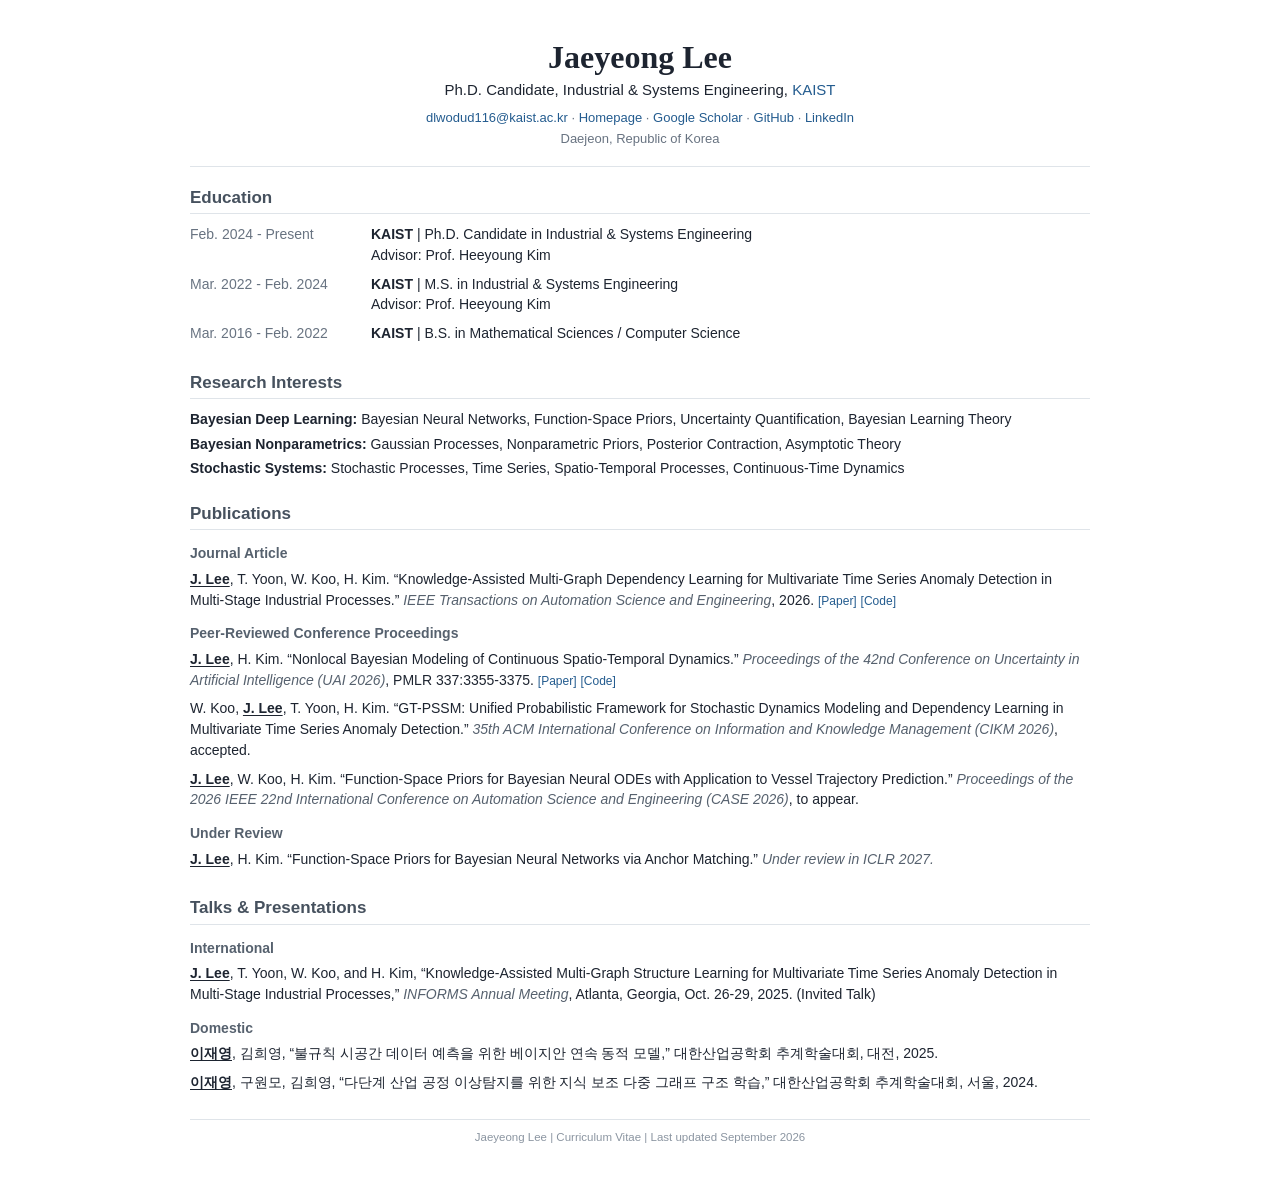
<file: cv.html>
<!DOCTYPE html>
<html lang="en">
<head>
<meta charset="utf-8"/>
<meta content="width=device-width, initial-scale=1.0" name="viewport"/>
<meta content="Academic curriculum vitae of Jaeyeong Lee, Ph.D. Candidate at KAIST." name="description"/>
<title>Jaeyeong Lee | CV</title>
<style>
  :root { --text:#1d2430; --muted:#687381; --line:#dfe4e9; --accent:#245c8f; }
  * { box-sizing:border-box; }
  body { margin:0; background:#fff; color:var(--text); font-family:-apple-system,BlinkMacSystemFont,"Segoe UI",Helvetica,Arial,sans-serif; font-size:14px; line-height:1.48; -webkit-font-smoothing:antialiased; }
  a { color:var(--accent); text-decoration:none; } a:hover { text-decoration:underline; }
  .cv { width:min(900px,calc(100% - 44px)); margin:38px auto 48px; }
  header { text-align:center; padding-bottom:18px; border-bottom:1px solid var(--line); }
  h1 { margin:0 0 3px; font-family:Georgia,"Times New Roman",serif; font-size:32px; line-height:1.2; font-weight:600; }
  .subtitle { margin:0; font-size:15px; } .contact { margin:6px 0 0; color:var(--muted); font-size:13px; } .location { margin:2px 0 0; color:var(--muted); font-size:13px; }
  section { padding-top:20px; }
  h2 { margin:0 0 10px; padding-bottom:4px; border-bottom:1px solid var(--line); color:#46515e; font-size:17px; line-height:1.3; font-weight:600; }
  h3 { margin:13px 0 5px; color:#56616e; font-size:14px; font-weight:650; }
  .education-row { display:grid; grid-template-columns:165px 1fr; gap:16px; margin:0 0 8px; }
  .date { color:var(--muted); } .degree strong { font-weight:650; } .degree p { margin:0; } .research p { margin:4px 0; }
  .entry { margin:0 0 8px; } .entry p { margin:0; } .entry-title { font-weight:500; } .venue { color:#56616e; font-style:italic; }
  .own { font-weight:650; text-decoration:underline; text-decoration-thickness:1px; text-underline-offset:2px; } .small-link { font-size:12px; }
  footer { margin-top:26px; padding-top:9px; border-top:1px solid var(--line); color:#8b95a1; font-size:11.5px; text-align:center; }
  @media (max-width:620px) { .cv { width:min(100% - 28px,900px); margin-top:26px; } .education-row { grid-template-columns:1fr; gap:1px; } }
  @media print { body { font-size:11px; } .cv { width:auto; margin:0; } header { padding-bottom:10px; } section { padding-top:11px; } h1 { font-size:24px; } h2 { font-size:13px; margin-bottom:6px; } h3 { font-size:11px; margin-top:8px; } .subtitle { font-size:11.5px; } .contact,.location { font-size:10px; } .education-row,.entry { margin-bottom:5px; } footer { margin-top:12px; font-size:9px; } }
</style>
</head>
<body>
<main class="cv">
<header>
<h1>Jaeyeong Lee</h1>
<p class="subtitle">Ph.D. Candidate, Industrial &amp; Systems Engineering, <a href="https://www.kaist.ac.kr/en/" rel="noreferrer" target="_blank">KAIST</a></p>
<p class="contact"><a href="mailto:dlwodud116@kaist.ac.kr">dlwodud116@kaist.ac.kr</a> · <a href="index.html">Homepage</a> · <a href="https://scholar.google.com/citations?user=GwBRBasAAAAJ&amp;hl=en" rel="noreferrer" target="_blank">Google Scholar</a> · <a href="https://github.com/JaeyeongLee1" rel="noreferrer" target="_blank">GitHub</a> · <a href="https://www.linkedin.com/in/jaeyeong-lee-825931273/" rel="noreferrer" target="_blank">LinkedIn</a></p>
<p class="location">Daejeon, Republic of Korea</p>
</header>
<section><h2>Education</h2>
<div class="education-row"><div class="date">Feb. 2024 - Present</div><div class="degree"><p><strong>KAIST</strong> | Ph.D. Candidate in Industrial &amp; Systems Engineering</p><p>Advisor: Prof. Heeyoung Kim</p></div></div>
<div class="education-row"><div class="date">Mar. 2022 - Feb. 2024</div><div class="degree"><p><strong>KAIST</strong> | M.S. in Industrial &amp; Systems Engineering</p><p>Advisor: Prof. Heeyoung Kim</p></div></div>
<div class="education-row"><div class="date">Mar. 2016 - Feb. 2022</div><div class="degree"><p><strong>KAIST</strong> | B.S. in Mathematical Sciences / Computer Science</p></div></div></section>
<section class="research"><h2>Research Interests</h2>
<p><strong>Bayesian Deep Learning:</strong> Bayesian Neural Networks, Function-Space Priors, Uncertainty Quantification, Bayesian Learning Theory</p>
<p><strong>Bayesian Nonparametrics:</strong> Gaussian Processes, Nonparametric Priors, Posterior Contraction, Asymptotic Theory</p>
<p><strong>Stochastic Systems:</strong> Stochastic Processes, Time Series, Spatio-Temporal Processes, Continuous-Time Dynamics</p>
</section>
<section><h2>Publications</h2><h3>Journal Article</h3>
<div class="entry"><p><span class="own">J. Lee</span>, T. Yoon, W. Koo, H. Kim. <span class="entry-title">“Knowledge-Assisted Multi-Graph Dependency Learning for Multivariate Time Series Anomaly Detection in Multi-Stage Industrial Processes.”</span> <span class="venue">IEEE Transactions on Automation Science and Engineering</span>, 2026. <a class="small-link" href="https://ieeexplore.ieee.org/document/11614900" rel="noreferrer" target="_blank">[Paper]</a> <a class="small-link" href="https://github.com/JaeyeongLee1/Knowledge-Assisted-Multi-Graph-Dependency-Learning" rel="noreferrer" target="_blank">[Code]</a></p></div>
<h3>Peer-Reviewed Conference Proceedings</h3>
<div class="entry"><p><span class="own">J. Lee</span>, H. Kim. <span class="entry-title">“Nonlocal Bayesian Modeling of Continuous Spatio-Temporal Dynamics.”</span> <span class="venue">Proceedings of the 42nd Conference on Uncertainty in Artificial Intelligence (UAI 2026)</span>, PMLR 337:3355-3375. <a class="small-link" href="https://proceedings.mlr.press/v337/lee26c.html" rel="noreferrer" target="_blank">[Paper]</a> <a class="small-link" href="https://github.com/JaeyeongLee1/NLBST" rel="noreferrer" target="_blank">[Code]</a></p></div>
<div class="entry"><p>W. Koo, <span class="own">J. Lee</span>, T. Yoon, H. Kim. <span class="entry-title">“GT-PSSM: Unified Probabilistic Framework for Stochastic Dynamics Modeling and Dependency Learning in Multivariate Time Series Anomaly Detection.”</span> <span class="venue">35th ACM International Conference on Information and Knowledge Management (CIKM 2026)</span>, accepted.</p></div>
<div class="entry"><p><span class="own">J. Lee</span>, W. Koo, H. Kim. <span class="entry-title">“Function-Space Priors for Bayesian Neural ODEs with Application to Vessel Trajectory Prediction.”</span> <span class="venue">Proceedings of the 2026 IEEE 22nd International Conference on Automation Science and Engineering (CASE 2026)</span>, to appear.</p></div>
<h3>Under Review</h3><div class="entry"><p><span class="own">J. Lee</span>, H. Kim. <span class="entry-title">“Function-Space Priors for Bayesian Neural Networks via Anchor Matching.”</span> <span class="venue">Under review in ICLR 2027.</span></p></div></section>
<section><h2>Talks &amp; Presentations</h2><h3>International</h3>
<div class="entry"><p><span class="own">J. Lee</span>, T. Yoon, W. Koo, and H. Kim, “Knowledge-Assisted Multi-Graph Structure Learning for Multivariate Time Series Anomaly Detection in Multi-Stage Industrial Processes,” <span class="venue">INFORMS Annual Meeting</span>, Atlanta, Georgia, Oct. 26-29, 2025. (Invited Talk)</p></div>
<h3>Domestic</h3><div class="entry"><p><span class="own">이재영</span>, 김희영, “불규칙 시공간 데이터 예측을 위한 베이지안 연속 동적 모델,” 대한산업공학회 추계학술대회, 대전, 2025.</p></div>
<div class="entry"><p><span class="own">이재영</span>, 구원모, 김희영, “다단계 산업 공정 이상탐지를 위한 지식 보조 다중 그래프 구조 학습,” 대한산업공학회 추계학술대회, 서울, 2024.</p></div></section>
<footer>Jaeyeong Lee | Curriculum Vitae | Last updated September 2026</footer>
</main></body></html>
</file>
<file: style.css>
:root {
  --bg: #ffffff;
  --text: #1d2430;
  --muted: #697386;
  --line: #e9edf2;
  --soft: #f7f9fb;
  --accent: #245c8f;
  --accent-soft: #eaf2f8;
  --sidebar-width: 245px;
  --content-width: 810px;
}

* {
  box-sizing: border-box;
}

html {
  scroll-behavior: smooth;
}

body {
  margin: 0;
  background: var(--bg);
  color: var(--text);
  font-family: -apple-system, BlinkMacSystemFont, "Segoe UI", Helvetica, Arial, sans-serif;
  font-size: 19px;
  line-height: 1.64;
  -webkit-font-smoothing: antialiased;
}

a {
  color: inherit;
  text-decoration: none;
}

a:hover {
  color: var(--accent);
}

.page-shell {
  width: min(calc(var(--sidebar-width) + var(--content-width) + 96px), calc(100% - 48px));
  margin: 0 auto;
  display: grid;
  grid-template-columns: var(--sidebar-width) minmax(0, var(--content-width));
  gap: 72px;
  align-items: start;
}

.sidebar {
  position: sticky;
  top: 46px;
  min-height: calc(100vh - 92px);
  padding: 44px 0 28px;
}

.portrait-wrap {
  width: 252px;
  height: 302.4px;
  display: block;
  position: relative;
  overflow: hidden;
  border-radius: 5px;
  background: linear-gradient(145deg, #eaf0f5, #f6f8fa);
  border: 1px solid var(--line);
  margin-bottom: 20px;
}

.portrait {
  width: 100%;
  height: 100%;
  object-fit: cover;
  display: block;
}

.photo-fallback {
  position: absolute;
  inset: 0;
  display: none;
  align-items: center;
  justify-content: center;
  color: #6c7b8a;
  font-family: Georgia, "Times New Roman", serif;
  font-size: 42px;
  letter-spacing: -1px;
}

.photo-fallback.visible {
  display: flex;
}

.identity h1 {
  margin: 0 0 5px;
  color: #3c4652;
  font-family: inherit;
  font-size: 27px;
  font-weight: 500;
  letter-spacing: -0.15px;
  line-height: 1.25;
}

.role {
  margin: 0;
  color: #3e4855;
  font-size: 18px;
  font-weight: 600;
}

.affiliation {
  margin: 5px 0 0;
  color: var(--muted);
  font-size: 17.5px;
  line-height: 1.5;
}

.sidebar-contact {
  width: 220px;
  margin-top: 20px;
  padding-top: 15px;
  border-top: 1px solid var(--line);
}

.contact-email {
  display: inline-flex;
  align-items: center;
  gap: 7px;
  max-width: 100%;
  color: #566372;
  font-size: 14.5px;
  line-height: 1.35;
}

.contact-email svg {
  width: 14px;
  height: 14px;
  flex: 0 0 auto;
  fill: none;
  stroke: #7b8897;
  stroke-width: 1.55;
  stroke-linecap: round;
  stroke-linejoin: round;
}

.contact-email:hover {
  color: var(--accent);
}

.contact-email:hover svg {
  stroke: var(--accent);
}

.social-links {
  display: flex;
  align-items: center;
  gap: 8px;
  margin-top: 12px;
}

.social-link {
  width: 30px;
  height: 30px;
  display: inline-flex;
  align-items: center;
  justify-content: center;
  border: 1px solid #e2e7ec;
  border-radius: 50%;
  background: #fafbfd;
  color: #778493;
  transition: color 0.16s ease, border-color 0.16s ease, background 0.16s ease;
}

.social-link svg {
  width: 14px;
  height: 14px;
  fill: none;
  stroke: currentColor;
  stroke-width: 1.65;
  stroke-linecap: round;
  stroke-linejoin: round;
}

.social-link:hover {
  color: var(--accent);
  border-color: #c6d5e1;
  background: #f5f8fb;
}

.linkedin-mark {
  font-size: 12px;
  line-height: 1;
  font-weight: 700;
  letter-spacing: -0.03em;
}

.sidebar-note {
  margin-top: 14px;
  color: #9aa3ad;
  font-size: 14.5px;
}

main {
  min-width: 0;
  padding-bottom: 28px;
}

.top-nav {
  display: flex;
  justify-content: flex-end;
  gap: 25px;
  min-height: 68px;
  align-items: center;
  border-bottom: 1px solid var(--line);
  color: #66717e;
  font-size: 16px;
  font-weight: 600;
}

.top-nav a:hover {
  color: var(--text);
}

.section {
  padding: 46px 0 42px;
  border-bottom: 1px solid var(--line);
  scroll-margin-top: 20px;
}

.intro-section {
  padding-top: 58px;
}

.eyebrow,
.section-kicker {
  margin: 0 0 8px;
  color: var(--accent);
  text-transform: uppercase;
  letter-spacing: 0.14em;
  font-size: 13px;
  font-weight: 700;
}

.section h2 {
  margin: 0;
  color: #56616e;
  font-family: inherit;
  font-size: 24px;
  line-height: 1.3;
  letter-spacing: -0.1px;
  font-weight: 500;
}

.intro-section h2 {
  color: var(--text);
  font-family: Georgia, "Times New Roman", serif;
  font-size: 39px;
  line-height: 1.22;
  letter-spacing: -0.45px;
  font-weight: 600;
  margin-bottom: 20px;
}

.intro {
  max-width: 745px;
  margin: 0 0 14px;
  color: #46515e;
  font-size: 20.5px;
  line-height: 1.66;
}

.section-heading {
  margin-bottom: 18px;
}

.interest-list {
  display: grid;
  gap: 0;
  border-top: 1px solid var(--line);
}

.interest-list article {
  padding: 18px 0 17px;
  display: grid;
  grid-template-columns: 225px 1fr;
  gap: 26px;
  border-bottom: 1px solid var(--line);
}

.interest-list article:last-child {
  border-bottom: 0;
}

.interest-list h3 {
  margin: 0;
  color: #405c72;
  font-size: 18px;
  line-height: 1.4;
  font-weight: 550;
  letter-spacing: 0.01em;
}

.timeline h3 {
  margin: 0;
  font-size: 18px;
  line-height: 1.4;
  font-weight: 700;
}

.interest-list p {
  margin: 0;
  color: var(--muted);
  font-size: 18px;
  line-height: 1.55;
}

.timeline {
  border-top: 1px solid var(--line);
  padding-top: 18px;
}

.timeline-item {
  position: relative;
  display: grid;
  grid-template-columns: 10px 1fr;
  gap: 17px;
}

.timeline-marker {
  width: 8px;
  height: 8px;
  margin-top: 9px;
  border-radius: 999px;
  background: var(--accent);
  box-shadow: 0 0 0 5px var(--accent-soft);
}

.timeline-title {
  margin: 3px 0 2px;
  color: #3e4855;
  font-size: 18px;
}

.muted {
  color: var(--muted);
  font-size: 16.5px;
  margin: 0;
}

.education-list {
  border-top: 1px solid var(--line);
}

.education-item {
  display: grid;
  grid-template-columns: 190px 1fr;
  gap: 28px;
  padding: 18px 0;
  border-bottom: 1px solid var(--line);
}

.education-item:last-child {
  border-bottom: 0;
}

.education-date {
  color: #8b95a1;
  font-size: 16.5px;
  padding-top: 3px;
}

.education-item h3 {
  margin: 0 0 2px;
  color: #48657a;
  font-size: 17px;
  line-height: 1.3;
  font-weight: 600;
  letter-spacing: 0.045em;
}

.education-degree {
  margin: 0;
  color: #4f5a67;
  font-size: 18px;
}

.publication-heading {
  display: flex;
  align-items: end;
  justify-content: space-between;
  gap: 24px;
}

.scholar-link {
  color: var(--muted);
  font-size: 16.5px;
  white-space: nowrap;
  padding-bottom: 1px;
}

.publication-group + .publication-group {
  margin-top: 12px;
}

.publication-group-title {
  margin: 0 0 6px;
  color: #596572;
  font-size: 17.5px;
  line-height: 1.35;
  font-weight: 600;
  letter-spacing: 0;
}

.publication-list {
  border-top: 1px solid var(--line);
}

.publication {
  display: grid;
  grid-template-columns: 110px minmax(0, 1fr);
  gap: 24px;
  align-items: start;
  padding: 20px 0 21px;
  border-bottom: 1px solid var(--line);
}

.publication:last-child {
  border-bottom: 0;
}

.publication-label {
  padding-top: 0;
  transform: translateY(-3px);
}

.publication-label span {
  width: 96px;
  min-height: 29px;
  padding: 5px 11px 4px;
  display: inline-flex;
  align-items: center;
  justify-content: center;
  border: 1px solid #afbdc8;
  border-radius: 4px;
  background: #ffffff;
  color: #314f66;
  font-size: 14px;
  line-height: 1.2;
  font-weight: 650;
  letter-spacing: 0.035em;
}

.publications-section > .publication-group:not(:last-of-type) .publication-label span {
  font-size: 15px;
}

.publications-section > .publication-group:last-of-type .publication-label span {
  border-color: #cfd4d9;
  color: #6f7780;
}

.publication-content {
  min-width: 0;
}

.publication h3 {
  margin: 0 0 7px;
  font-size: 20px;
  line-height: 1.4;
  font-weight: 500;
}

.publication h3 a:hover {
  color: var(--accent);
}

.authors,
.publication-venue {
  margin: 0;
  color: var(--muted);
  font-size: 17.5px;
  line-height: 1.5;
}

.authors {
  margin-bottom: 4px;
}

.publication-venue {
  color: #65717d;
  font-size: 17px;
  font-weight: 400;
  font-style: italic;
}

.authors strong {
  color: var(--text);
  font-weight: 600;
  text-decoration: underline;
  text-decoration-thickness: 1px;
  text-underline-offset: 2px;
}

.pub-links {
  display: flex;
  gap: 8px;
  margin: 9px 0 0;
  font-size: 14.5px;
}

.pub-links a {
  padding: 2px 7px;
  border: 1px solid #d8e0e7;
  border-radius: 3px;
  color: #53697b;
  line-height: 1.45;
}

.pub-links a:hover {
  color: var(--accent);
  border-color: #b8cad8;
}

.presentation-group + .presentation-group {
  margin-top: 22px;
}

.presentation-group-title {
  margin: 0 0 7px;
  color: #596572;
  font-size: 18px;
  line-height: 1.35;
  font-weight: 600;
}

.presentation-list {
  margin: 0;
  padding: 12px 0 0 24px;
  border-top: 1px solid var(--line);
}

.presentation-list li {
  margin: 0 0 12px;
  padding-left: 3px;
  color: #56616e;
  font-size: 17.5px;
  line-height: 1.58;
}

.presentation-list li:last-child {
  margin-bottom: 0;
}

.presentation-list a {
  color: inherit;
  border-bottom: 1px solid #c4d1dc;
}

.presentation-list a:hover {
  color: var(--accent);
  border-bottom-color: var(--accent);
}

.presentation-list strong {
  color: var(--text);
  font-weight: 600;
  text-decoration: underline;
  text-decoration-thickness: 1px;
  text-underline-offset: 2px;
}

footer {
  display: flex;
  justify-content: space-between;
  gap: 16px;
  color: #9aa3ad;
  font-size: 14px;
  padding: 22px 0 8px;
}

footer p {
  margin: 0;
}

@media (max-width: 900px) {
  .page-shell {
    width: min(720px, calc(100% - 40px));
    display: block;
  }

  .sidebar {
    position: static;
    min-height: auto;
    padding: 34px 0 18px;
    display: grid;
    grid-template-columns: 120px 1fr;
    column-gap: 25px;
    align-items: start;
  }

  .portrait-wrap {
    width: 120px;
    height: 144px;
    grid-row: 1 / span 4;
    margin: 0;
  }

  .sidebar-contact {
    width: auto;
    margin-top: 12px;
    padding-top: 10px;
  }

  .sidebar-note {
    margin: 8px 0 0;
  }

  .top-nav {
    justify-content: flex-start;
    overflow-x: auto;
  }
}

@media (max-width: 620px) {
  .page-shell {
    width: min(100% - 30px, 560px);
  }

  .sidebar {
    grid-template-columns: 92px 1fr;
    column-gap: 18px;
  }

  .portrait-wrap {
    width: 92px;
    height: 112px;
  }

  .identity h1 {
    font-size: 24px;
  }

  .role {
    font-size: 16.5px;
  }

  .affiliation {
    font-size: 16px;
  }

  .contact-email {
    font-size: 14px;
  }

  .social-links {
    gap: 7px;
    margin-top: 10px;
  }

  .social-link {
    width: 28px;
    height: 28px;
  }

  .top-nav {
    gap: 18px;
    min-height: 58px;
    font-size: 15px;
  }

  .section,
  .intro-section {
    padding: 36px 0 34px;
  }

  .section h2 {
    font-size: 22px;
  }

  .intro-section h2 {
    font-size: 33px;
  }

  .intro {
    font-size: 19px;
    line-height: 1.6;
  }

  .interest-list article {
    grid-template-columns: 1fr;
    gap: 5px;
    padding: 16px 0 15px;
  }

  .interest-list h3,
  .interest-list p,
  .education-degree {
    font-size: 17px;
  }

  .education-item {
    grid-template-columns: 1fr;
    gap: 4px;
    padding: 16px 0;
  }

  .education-date,
  .muted {
    font-size: 15.5px;
  }

  .publication-heading {
    align-items: flex-start;
    flex-direction: column;
    gap: 8px;
  }

  .publication-group-title,
  .presentation-group-title {
    font-size: 17px;
  }

  .publication {
    grid-template-columns: 1fr;
    gap: 8px;
    padding: 17px 0 18px;
  }

  .publication-label {
    padding-top: 0;
  }

  .publication-label span {
    width: auto;
    min-width: 78px;
    min-height: 25px;
    font-size: 13px;
  }

  .publications-section > .publication-group:not(:last-of-type) .publication-label span {
    font-size: 13px;
  }

  .publication h3 {
    font-size: 19px;
  }

  .authors,
  .presentation-list li {
    font-size: 17px;
  }

  .publication-venue {
    font-size: 16.5px;
  }

  footer {
    flex-direction: column;
    gap: 3px;
  }
}




/* Quiet status marker for manuscripts not yet accepted. */
.publications-section .publication-label span.prep-label {
  width: auto;
  min-height: 0;
  padding: 0;
  border: none !important;
  border-radius: 0;
  background: transparent !important;
  box-shadow: none !important;
  color: #5b6268;
  font-size: 13px;
  line-height: 1.4;
  font-weight: 600;
  letter-spacing: 0.02em;
  justify-content: center;
}


.publication-label.prep-label-wrap {
  display: flex;
  justify-content: center;
}

.publications-section .publication-label span.prep-label {
  width: auto;
  min-height: 0;
  padding: 0;
  border: none !important;
  border-radius: 0;
  background: transparent !important;
  box-shadow: none !important;
  color: #5b6268;
  font-size: 13px;
  line-height: 1.4;
  font-weight: 600;
  letter-spacing: 0.02em;
}
</file>
<file: eds-lab-preview/alumni/alumni.css>
:root {
  --bg: #ffffff;
  --text: #101214;
  --muted: #656b72;
  --line: #e2e5e9;
  --blue: #0057b8;
  --max: 1280px;
  --font: "Helvetica Neue", Helvetica, Arial, sans-serif;
}

* { box-sizing: border-box; }
html { background: var(--bg); }
body {
  margin: 0;
  background: var(--bg);
  color: var(--text);
  font-family: var(--font);
  font-size: 16px;
  line-height: 1.55;
  -webkit-font-smoothing: antialiased;
  text-rendering: optimizeLegibility;
}
a { color: inherit; }

.site-header {
  background: #fff;
  border-top: 4px solid #151515;
  border-bottom: 1px solid var(--line);
}
.header-inner {
  width: min(var(--max), calc(100% - 80px));
  min-height: 86px;
  margin: 0 auto;
  display: grid;
  grid-template-columns: minmax(0, 1fr) auto;
  align-items: center;
  gap: 40px;
}
.brand {
  display: flex;
  align-items: baseline;
  gap: 18px;
  min-width: 0;
  text-decoration: none;
}
.brand strong {
  font-size: 18px;
  font-weight: 650;
  letter-spacing: -0.02em;
  white-space: nowrap;
}
.eds-initial {
  display: inline-block;
  color: var(--text);
  font-size: 1.34em;
  line-height: .72;
  font-weight: 820;
  letter-spacing: -0.055em;
  vertical-align: -0.035em;
}
.brand > span {
  color: var(--muted);
  font-size: 13px;
}
.page-nav {
  display: flex;
  align-items: center;
  gap: 24px;
}
.page-nav a {
  position: relative;
  color: #4b4f54;
  font-size: 15px;
  text-decoration: none;
}
.page-nav a.active {
  color: var(--text);
  font-weight: 650;
}
.page-nav a.active::after {
  content: "";
  position: absolute;
  left: 0;
  right: 0;
  bottom: -11px;
  height: 2px;
  background: var(--text);
}

.page {
  width: min(var(--max), calc(100% - 80px));
  margin: 0 auto;
  padding: 76px 0 124px;
}

.page-intro {
  display: grid;
  grid-template-columns: 170px minmax(0, 1fr);
  column-gap: 70px;
  padding-bottom: 66px;
  border-bottom: 1px solid var(--text);
}
.page-intro h1 {
  grid-column: 2;
  margin: 0;
  font-size: clamp(64px, 8vw, 112px);
  line-height: .88;
  font-weight: 420;
  letter-spacing: -0.065em;
}

.alumni-section {
  display: grid;
  grid-template-columns: 170px minmax(0, 1fr);
  column-gap: 70px;
  padding: 62px 0 82px;
  border-bottom: 1px solid var(--line);
}
.alumni-section > h2 {
  margin: 0;
  padding-top: 5px;
  font-size: 20px;
  line-height: 1.2;
  font-weight: 620;
  letter-spacing: -0.025em;
}
.alumni-list {
  border-top: 1px solid var(--text);
}
.alumnus {
  display: grid;
  grid-template-columns: 68px minmax(0, 1fr) minmax(235px, 315px);
  column-gap: 28px;
  align-items: start;
  padding: 21px 0 23px;
  border-bottom: 1px solid var(--line);
}
.year {
  padding-top: 3px;
  color: var(--muted);
  font-size: 13px;
  font-variant-numeric: tabular-nums;
}
.record h3 {
  margin: 0 0 6px;
  font-size: clamp(16px, 1.25vw, 19px);
  line-height: 1.15;
  font-weight: 570;
  letter-spacing: -0.018em;
}
.degree {
  margin: 0 0 7px;
  color: var(--muted);
  font-size: 12.5px;
  line-height: 1.4;
}
.thesis {
  max-width: 760px;
  margin: 0;
  font-size: 15px;
  line-height: 1.5;
  font-weight: 460;
  letter-spacing: -0.012em;
}
.affiliation {
  padding-top: 1px;
}
.affiliation span {
  display: block;
  margin-bottom: 5px;
  color: var(--muted);
  font-size: 11px;
  line-height: 1.2;
  font-weight: 650;
  letter-spacing: .07em;
  text-transform: uppercase;
}
.affiliation p {
  margin: 0;
  font-size: 14px;
  line-height: 1.42;
  font-weight: 580;
  letter-spacing: -0.012em;
}
.affiliation-empty { visibility: hidden; }

.site-footer {
  border-top: 1px solid var(--text);
}
.footer-inner {
  width: min(var(--max), calc(100% - 80px));
  margin: 0 auto;
  padding: 26px 0 48px;
  display: flex;
  justify-content: space-between;
  gap: 24px;
  color: var(--muted);
  font-size: 12px;
}

@media (max-width: 1020px) {
  .header-inner,
  .page,
  .footer-inner { width: min(100% - 48px, var(--max)); }
  .brand { display: grid; gap: 2px; }
  .brand strong { white-space: normal; }
  .page-intro,
  .alumni-section {
    grid-template-columns: 130px minmax(0, 1fr);
    column-gap: 38px;
  }
  .alumnus {
    grid-template-columns: 58px minmax(0, 1fr) minmax(190px, 250px);
    column-gap: 22px;
  }
}

@media (max-width: 760px) {
  .header-inner {
    grid-template-columns: 1fr;
    gap: 12px;
    padding: 16px 0;
  }
  .page-nav { gap: 18px; flex-wrap: wrap; }
  .page-nav a.active::after { bottom: -6px; }
  .page { padding-top: 52px; }
  .page-intro,
  .alumni-section {
    grid-template-columns: 1fr;
    row-gap: 26px;
  }
  .page-intro h1 { grid-column: 1; }
  .alumnus {
    grid-template-columns: 52px minmax(0, 1fr);
    row-gap: 12px;
  }
  .affiliation {
    grid-column: 2;
    padding-top: 0;
  }
}

@media (max-width: 520px) {
  .header-inner,
  .page,
  .footer-inner { width: min(100% - 32px, var(--max)); }
  .page-intro h1 { font-size: 64px; }
  .alumnus { grid-template-columns: 44px minmax(0, 1fr); column-gap: 12px; }
  .thesis { font-size: 14px; }
  .footer-inner { flex-direction: column; }
}

/* Compact black EDS wordmark + lowered full lab name. */
.brand {
  align-items: center;
  gap: 18px;
}
.brand strong {
  font-size: 0;
  line-height: 1;
  letter-spacing: 0;
}
.brand strong .eds-initial {
  color: #111111;
  font-size: 30px;
  line-height: .82;
  font-weight: 850;
  letter-spacing: -0.09em;
  vertical-align: 0;
}
.brand > span {
  position: relative;
  top: 4px;
  display: flex;
  align-items: center;
  min-height: 24px;
  padding-left: 17px;
  border-left: 1px solid #c8ccd0;
  font-size: 0;
  line-height: 1.2;
}
.brand > span::before {
  content: "Engineering Data Science Lab.";
  color: #50555b;
  font-size: 14px;
  font-weight: 500;
  letter-spacing: -0.015em;
}
@media (max-width: 1020px) {
  .brand {
    display: flex;
    gap: 14px;
  }
  .brand > span {
    top: 3px;
    padding-left: 14px;
  }
}

/* EDSL wordmark experiment: add Lab initial and relax spacing slightly. */
.brand strong .eds-initial {
  letter-spacing: -0.055em;
}
.brand strong::after {
  content: "L";
  display: inline-block;
  color: #111111;
  font-size: 30px;
  line-height: .82;
  font-weight: 850;
  letter-spacing: -0.055em;
  vertical-align: 0;
}
</file>
<file: eds-lab-preview/members/members.css>
:root {
  --bg: #ffffff;
  --text: #101214;
  --muted: #656b72;
  --line: #e2e5e9;
  --blue: #0057b8;
  --max: 1280px;
  --font: "Helvetica Neue", Helvetica, Arial, sans-serif;
}

* { box-sizing: border-box; }
html { background: var(--bg); }
body {
  margin: 0;
  background: var(--bg);
  color: var(--text);
  font-family: var(--font);
  font-size: 16px;
  line-height: 1.55;
  -webkit-font-smoothing: antialiased;
  text-rendering: optimizeLegibility;
}
a { color: inherit; }

.site-header {
  background: #fff;
  border-top: 4px solid #151515;
  border-bottom: 1px solid var(--line);
}
.header-inner {
  width: min(var(--max), calc(100% - 80px));
  min-height: 86px;
  margin: 0 auto;
  display: grid;
  grid-template-columns: minmax(0, 1fr) auto;
  align-items: center;
  gap: 40px;
}
.brand {
  display: flex;
  align-items: baseline;
  gap: 18px;
  min-width: 0;
  text-decoration: none;
}
.brand strong {
  font-size: 18px;
  font-weight: 650;
  letter-spacing: -0.02em;
  white-space: nowrap;
}
.eds-initial {
  display: inline-block;
  color: var(--text);
  font-size: 1.34em;
  line-height: .72;
  font-weight: 820;
  letter-spacing: -0.055em;
  vertical-align: -0.035em;
}
.brand > span {
  color: var(--muted);
  font-size: 13px;
}
.page-nav {
  display: flex;
  align-items: center;
  gap: 24px;
}
.page-nav a {
  position: relative;
  color: #4b4f54;
  font-size: 15px;
  text-decoration: none;
}
.page-nav a.active {
  color: var(--text);
  font-weight: 650;
}
.page-nav a.active::after {
  content: "";
  position: absolute;
  left: 0;
  right: 0;
  bottom: -11px;
  height: 2px;
  background: var(--text);
}

.page {
  width: min(var(--max), calc(100% - 80px));
  margin: 0 auto;
  padding: 76px 0 124px;
}

.page-intro {
  display: grid;
  grid-template-columns: 170px minmax(0, 1fr);
  column-gap: 70px;
  padding-bottom: 66px;
  border-bottom: 1px solid var(--text);
}
.page-intro h1 {
  grid-column: 2;
  margin: 0;
  font-size: clamp(64px, 8vw, 112px);
  line-height: .88;
  font-weight: 420;
  letter-spacing: -0.065em;
}

.member-section {
  display: grid;
  grid-template-columns: 170px minmax(0, 1fr);
  column-gap: 70px;
  padding: 64px 0 92px;
  border-bottom: 1px solid var(--line);
}
.member-section > h2 {
  margin: 0;
  padding-top: 4px;
  font-size: 17px;
  line-height: 1.25;
  font-weight: 650;
  letter-spacing: -0.02em;
}
.members-grid {
  display: grid;
  grid-template-columns: repeat(3, minmax(0, 260px));
  justify-content: space-between;
  column-gap: 48px;
  row-gap: 76px;
}
.member {
  min-width: 0;
}
.member img {
  display: block;
  width: 100%;
  aspect-ratio: 4 / 5;
  object-fit: cover;
  object-position: center top;
  background: #f2f3f4;
}
.member-copy {
  padding-top: 15px;
}
.member h3 {
  margin: 0 0 10px;
  font-size: clamp(20px, 1.65vw, 24px);
  line-height: 1.08;
  font-weight: 570;
  letter-spacing: -0.035em;
}
.member h3 a {
  color: inherit;
  text-decoration: none;
  transition: color .16s ease;
}
.member h3 a:hover,
.member h3 a:focus-visible {
  color: #c96a2f;
}
.member h3 a:focus-visible {
  outline: none;
}
.research-interest {
  min-height: 48px;
  margin: 0 0 18px;
  padding-top: 12px;
  border-top: 1px solid var(--text);
  font-size: 15px;
  line-height: 1.45;
  font-weight: 500;
  letter-spacing: -0.012em;
}
dl {
  margin: 0;
}
dl div {
  display: grid;
  grid-template-columns: 88px minmax(0, 1fr);
  gap: 10px;
  padding: 6px 0;
  border-top: 1px solid var(--line);
}
dt,
dd {
  margin: 0;
  font-size: 12.5px;
  line-height: 1.45;
}
dt {
  color: var(--muted);
}
dd {
  color: var(--text);
  overflow-wrap: anywhere;
}

.site-footer {
  border-top: 1px solid var(--text);
}
.footer-inner {
  width: min(var(--max), calc(100% - 80px));
  margin: 0 auto;
  padding: 26px 0 48px;
  display: flex;
  justify-content: space-between;
  gap: 24px;
  color: var(--muted);
  font-size: 12px;
}

@media (max-width: 1100px) {
  .members-grid {
    grid-template-columns: repeat(3, minmax(0, 225px));
    column-gap: 34px;
  }
}

@media (max-width: 980px) {
  .header-inner,
  .page,
  .footer-inner { width: min(100% - 48px, var(--max)); }
  .brand { display: grid; gap: 2px; }
  .brand strong { white-space: normal; }
  .page-intro,
  .member-section {
    grid-template-columns: 130px minmax(0, 1fr);
    column-gap: 38px;
  }
  .members-grid {
    grid-template-columns: repeat(2, minmax(0, 280px));
    justify-content: space-between;
    column-gap: 44px;
    row-gap: 68px;
  }
}

@media (max-width: 700px) {
  .header-inner {
    grid-template-columns: 1fr;
    gap: 12px;
    padding: 16px 0;
  }
  .page-nav { gap: 18px; }
  .page-nav a.active::after { bottom: -6px; }
  .page { padding-top: 52px; }
  .page-intro,
  .member-section {
    grid-template-columns: 1fr;
    row-gap: 26px;
  }
  .page-intro h1 { grid-column: 1; }
  .members-grid {
    grid-template-columns: repeat(2, minmax(0, 1fr));
    column-gap: 28px;
    row-gap: 58px;
  }
}

@media (max-width: 520px) {
  .header-inner,
  .page,
  .footer-inner { width: min(100% - 32px, var(--max)); }
  .page-intro h1 { font-size: 64px; }
  .members-grid { grid-template-columns: 1fr; }
  .research-interest { min-height: 0; }
  .footer-inner { flex-direction: column; }
}

/* Compact black EDS wordmark + lowered full lab name. */
.brand {
  align-items: center;
  gap: 18px;
}
.brand strong {
  font-size: 0;
  line-height: 1;
  letter-spacing: 0;
}
.brand strong .eds-initial {
  color: #111111;
  font-size: 30px;
  line-height: .82;
  font-weight: 850;
  letter-spacing: -0.09em;
  vertical-align: 0;
}
.brand > span {
  position: relative;
  top: 4px;
  display: flex;
  align-items: center;
  min-height: 24px;
  padding-left: 17px;
  border-left: 1px solid #c8ccd0;
  font-size: 0;
  line-height: 1.2;
}
.brand > span::before {
  content: "Engineering Data Science Lab.";
  color: #50555b;
  font-size: 14px;
  font-weight: 500;
  letter-spacing: -0.015em;
}
@media (max-width: 980px) {
  .brand {
    display: flex;
    gap: 14px;
  }
  .brand > span {
    top: 3px;
    padding-left: 14px;
  }
}

/* EDSL wordmark experiment: add Lab initial and relax spacing slightly. */
.brand strong .eds-initial {
  letter-spacing: -0.055em;
}
.brand strong::after {
  content: "L";
  display: inline-block;
  color: #111111;
  font-size: 30px;
  line-height: .82;
  font-weight: 850;
  letter-spacing: -0.055em;
  vertical-align: 0;
}
</file>
<file: eds-lab-preview/professor/professor.css>
:root {
  --bg: #ffffff;
  --text: #111111;
  --muted: #5f6368;
  --line: #e2e5e8;
  --line-strong: #bcc2c8;
  --eds-accent: #c96a2f;
  --max: 1280px;
  --font: "Helvetica Neue", Helvetica, Arial, sans-serif;
}

* { box-sizing: border-box; }
html { background: var(--bg); }
body {
  margin: 0;
  background: var(--bg);
  color: var(--text);
  font-family: var(--font);
  font-size: 16px;
  line-height: 1.55;
  -webkit-font-smoothing: antialiased;
  text-rendering: optimizeLegibility;
}

a { color: inherit; }

.eds-e,
.eds-d,
.eds-s {
  color: var(--eds-accent);
  font-weight: 800;
  letter-spacing: -0.045em;
}

.site-header {
  background: #fff;
  border-top: 4px solid #151515;
  border-bottom: 1px solid var(--line);
}
.header-inner {
  width: min(var(--max), calc(100% - 80px));
  min-height: 86px;
  margin: 0 auto;
  display: grid;
  grid-template-columns: minmax(0, 1fr) auto;
  align-items: center;
  gap: 40px;
}
.brand {
  display: flex;
  align-items: baseline;
  gap: 18px;
  min-width: 0;
  text-decoration: none;
}
.brand strong {
  font-size: 18px;
  font-weight: 650;
  letter-spacing: -0.02em;
  white-space: nowrap;
}
.brand strong .eds-e,
.brand strong .eds-d,
.brand strong .eds-s {
  color: var(--text);
  display: inline-block;
  font-size: 1.34em;
  line-height: 0.72;
  font-weight: 820;
  letter-spacing: -0.055em;
  vertical-align: -0.035em;
}
.brand > span {
  color: var(--muted);
  font-size: 13px;
}
.page-nav {
  display: flex;
  align-items: center;
  gap: 24px;
}
.page-nav a {
  position: relative;
  color: #4b4f54;
  font-size: 15px;
  text-decoration: none;
}
.page-nav a.active {
  color: var(--text);
  font-weight: 600;
}
.page-nav a.active::after {
  content: "";
  position: absolute;
  left: 0;
  right: 0;
  bottom: -11px;
  height: 2px;
  background: var(--text);
}

.page {
  width: min(var(--max), calc(100% - 80px));
  margin: 0 auto;
  padding: 72px 0 120px;
}

.intro {
  padding: 0 0 58px;
  border-bottom: 1px solid var(--text);
}
.intro h1 {
  max-width: 980px;
  margin: 0 0 10px;
  font-size: clamp(44px, 5.3vw, 70px);
  line-height: 0.98;
  font-weight: 430;
  letter-spacing: -0.05em;
}
.intro h1 .eds-e,
.intro h1 .eds-d,
.intro h1 .eds-s {
  font-size: 1.08em;
  font-weight: 760;
}
.intro p {
  margin: 0;
  color: var(--muted);
  font-size: clamp(17px, 1.6vw, 21px);
  letter-spacing: -0.015em;
}

.section {
  display: grid;
  grid-template-columns: 190px minmax(0, 1fr);
  column-gap: 58px;
  padding: 48px 0 54px;
}
.section > h2 {
  position: relative;
  margin: 0;
  padding-top: 3px;
  font-size: 16px;
  line-height: 1.35;
  font-weight: 650;
  letter-spacing: -0.01em;
}
.section > h2::before {
  content: "";
  display: block;
  width: 26px;
  height: 2px;
  margin-bottom: 15px;
  background: #151515;
}
.section-content { min-width: 0; }

.professor-card {
  display: grid;
  grid-template-columns: 270px minmax(0, 1fr);
  gap: 50px;
  align-items: start;
}
.professor-photo {
  width: 270px;
  height: 338px;
  display: block;
  object-fit: cover;
  object-position: center top;
  background: #f3f4f6;
}
.professor-info {
  max-width: 760px;
  padding-top: 0;
}
.professor-info h3 {
  margin: 0 0 22px;
  font-size: clamp(34px, 3.5vw, 48px);
  line-height: 1.03;
  font-weight: 430;
  letter-spacing: -0.04em;
}
.professor-info p {
  margin: 0 0 10px;
  font-size: 16px;
}
.professor-info .chair {
  margin-bottom: 18px;
  font-size: clamp(18px, 1.65vw, 21px);
  line-height: 1.35;
  font-weight: 700;
  letter-spacing: -0.018em;
}
.professor-info .institution {
  margin-top: 24px;
}
.contact-block {
  margin-top: 28px;
  padding: 0;
  background: transparent;
}
.contact-block p:last-child { margin-bottom: 0; }
.contact-block strong { font-weight: 650; }

.interests {
  display: grid;
  grid-template-columns: repeat(4, minmax(0, 1fr));
  gap: 34px;
  padding: 0 0 2px;
}
.interests div {
  position: relative;
  min-height: 76px;
  padding-top: 17px;
  display: flex;
  align-items: flex-start;
  font-size: clamp(20px, 1.85vw, 25px);
  line-height: 1.28;
  font-weight: 520;
  letter-spacing: -0.028em;
}
.interests div::before {
  content: "";
  position: absolute;
  top: 0;
  left: 0;
  width: 18px;
  height: 1px;
  background: var(--eds-accent);
}
.lab-goal {
  max-width: 900px;
  margin: 24px 0 0;
  padding-top: 0;
  color: #4f555c;
  font-size: 16px;
  font-style: italic;
  line-height: 1.65;
}

.clean-list {
  margin: 0;
  padding: 0;
  list-style: none;
}
.clean-list li {
  margin: 0;
  padding: 8px 0 9px;
  font-size: 17px;
  line-height: 1.58;
  letter-spacing: -0.008em;
}
.clean-list li:first-child { padding-top: 0; }

.site-footer {
  border-top: 1px solid var(--text);
  background: #fff;
}
.footer-inner {
  width: min(var(--max), calc(100% - 80px));
  margin: 0 auto;
  padding: 26px 0 48px;
  display: flex;
  justify-content: space-between;
  gap: 24px;
  color: var(--muted);
  font-size: 12px;
}

@media (max-width: 980px) {
  .header-inner,
  .page,
  .footer-inner {
    width: min(100% - 48px, var(--max));
  }
  .brand {
    display: grid;
    gap: 2px;
  }
  .brand strong { white-space: normal; }
  .section {
    grid-template-columns: 155px minmax(0, 1fr);
    column-gap: 36px;
  }
  .professor-card {
    grid-template-columns: 220px minmax(0, 1fr);
    gap: 34px;
  }
  .professor-photo {
    width: 220px;
    height: 275px;
  }
  .interests {
    grid-template-columns: repeat(2, minmax(0, 1fr));
    gap: 26px 36px;
  }
}

@media (max-width: 720px) {
  .header-inner {
    grid-template-columns: 1fr;
    gap: 12px;
    padding: 16px 0;
  }
  .page-nav { gap: 18px; }
  .page-nav a.active::after { bottom: -6px; }
  .page { padding-top: 48px; }
  .section {
    grid-template-columns: 1fr;
    gap: 20px;
    padding: 38px 0 44px;
  }
  .section > h2::before {
    width: 22px;
    margin-bottom: 10px;
  }
  .professor-card { grid-template-columns: 1fr; }
  .professor-photo {
    width: min(270px, 100%);
    height: auto;
    aspect-ratio: 4 / 5;
  }
}

@media (max-width: 520px) {
  .header-inner,
  .page,
  .footer-inner {
    width: min(100% - 32px, var(--max));
  }
  .intro h1 { font-size: 42px; }
  .interests { grid-template-columns: 1fr; gap: 18px; }
  .interests div { min-height: 54px; }
  .clean-list li { font-size: 16px; }
  .footer-inner { flex-direction: column; }
}

/* Compact black EDS wordmark + lowered full lab name. */
.brand {
  align-items: center;
  gap: 18px;
}
.brand strong {
  font-size: 0;
  line-height: 1;
  letter-spacing: 0;
}
.brand strong .eds-e,
.brand strong .eds-d,
.brand strong .eds-s {
  color: #111111;
  font-size: 30px;
  line-height: .82;
  font-weight: 850;
  letter-spacing: -0.09em;
  vertical-align: 0;
}
.brand > span {
  position: relative;
  top: 4px;
  display: flex;
  align-items: center;
  min-height: 24px;
  padding-left: 17px;
  border-left: 1px solid #c8ccd0;
  font-size: 0;
  line-height: 1.2;
}
.brand > span::before {
  content: "Engineering Data Science Lab.";
  color: #50555b;
  font-size: 14px;
  font-weight: 500;
  letter-spacing: -0.015em;
}
@media (max-width: 980px) {
  .brand {
    display: flex;
    gap: 14px;
  }
  .brand > span {
    top: 3px;
    padding-left: 14px;
  }
}

/* EDSL wordmark experiment: add Lab initial and relax spacing slightly. */
.brand strong .eds-e,
.brand strong .eds-d,
.brand strong .eds-s {
  letter-spacing: -0.055em;
}
.brand strong::after {
  content: "L";
  display: inline-block;
  color: #111111;
  font-size: 30px;
  line-height: .82;
  font-weight: 850;
  letter-spacing: -0.055em;
  vertical-align: 0;
}

/* Improve readability of professor details and section content. */
.section > h2 {
  font-size: 18px;
}
.professor-info p {
  font-size: 17.5px;
  line-height: 1.55;
}
.lab-goal {
  font-size: 17px;
}
.clean-list li {
  font-size: 18px;
}
@media (max-width: 520px) {
  .clean-list li {
    font-size: 17px;
  }
}
</file>
<file: eds-lab-preview/research/research-v4.css>
@import url("./research.css?v=3");

/* Publication hierarchy refinement */
.publication-row {
  grid-template-columns: 58px minmax(0, 1fr) minmax(210px, 290px);
  column-gap: 28px;
  align-items: start;
}

.pub-code {
  color: var(--text);
}
.pub-code .code-letter,
.pub-code .code-number {
  display: inline;
}
.pub-code.conference .code-letter,
.pub-code.conference .code-number {
  color: var(--blue);
}
.pub-code.journal .code-letter,
.pub-code.journal .code-number {
  color: var(--text);
}

.pub-main h3 {
  margin-bottom: 7px;
}
.authors {
  color: #666c73;
  font-size: 13px;
}
.pub-meta {
  margin: 7px 0 0;
  color: #7d838a;
  font-size: 12.5px;
  line-height: 1.5;
  font-weight: 400;
  letter-spacing: 0;
}

.venue {
  padding-top: 1px;
  color: var(--text);
  text-align: left;
  line-height: 1.3;
}
.venue-name {
  display: block;
  font-size: 16px;
  font-weight: 760;
  letter-spacing: -0.018em;
}

@media (max-width: 1060px) {
  .publication-row {
    grid-template-columns: 52px minmax(0, 1fr) minmax(190px, 245px);
    column-gap: 21px;
  }
}

@media (max-width: 900px) {
  .publication-row {
    grid-template-columns: 50px minmax(0, 1fr);
    row-gap: 8px;
  }
  .venue {
    grid-column: 2;
    margin-top: 2px;
  }
  .venue-name {
    font-size: 14px;
  }
}

@media (max-width: 520px) {
  .publication-row {
    grid-template-columns: 44px minmax(0, 1fr);
    column-gap: 12px;
  }
  .pub-meta {
    font-size: 12px;
  }
}

/* Preserve the professor site's full bibliographic line below each paper. */
.pub-meta{
  font-size:0;
}
.pub-meta::before{
  color:#7d838a;
  font-size:12.5px;
  line-height:1.5;
  font-weight:400;
  letter-spacing:0;
}
main>.year-section:nth-of-type(3) .publication-row:nth-child(1) .pub-meta::before{content:"35th International ACM Conference on Knowledge and Information Management (CIKM) , Rome, Italy, November 2026."}
main>.year-section:nth-of-type(3) .publication-row:nth-child(2) .pub-meta::before{content:"IEEE Transactions on Automation Science and Engineering, accepted."}
main>.year-section:nth-of-type(3) .publication-row:nth-child(3) .pub-meta::before{content:"IEEE Transactions on Knowledge and Data Engineering, accepted."}
main>.year-section:nth-of-type(3) .publication-row:nth-child(4) .pub-meta::before{content:"Forty-Second Annual Conference on Uncertainty in Artificial Intelligence (UAI), Amsterdam, Netherlands, August 2026."}
main>.year-section:nth-of-type(3) .publication-row:nth-child(5) .pub-meta::before{content:"International Conference on Machine Learning (ICML), Seoul, South Korea, July 2026."}
main>.year-section:nth-of-type(3) .publication-row:nth-child(6) .pub-meta::before{content:"Technometrics, https://doi.org/10.1080/00401706.2026.2637593."}
main>.year-section:nth-of-type(4) .publication-row:nth-child(1) .pub-meta::before{content:"Conference on Neural Information Processing Systems (NeurIPS), San Diego, USA, December 2025."}
main>.year-section:nth-of-type(4) .publication-row:nth-child(2) .pub-meta::before{content:"International Conference on Computer Vision (ICCV) 2025, Honolulu, Hawaii, USA, October 2025."}
main>.year-section:nth-of-type(4) .publication-row:nth-child(3) .pub-meta::before{content:"Computers & Industrial Engineering, 209, 111393."}
main>.year-section:nth-of-type(4) .publication-row:nth-child(4) .pub-meta::before{content:"IISE Transactions, 57(4), 380-392."}
main>.year-section:nth-of-type(4) .publication-row:nth-child(5) .pub-meta::before{content:"Computational Statistics and Data Analysis, 204, 108097."}
main>.year-section:nth-of-type(5) .publication-row:nth-child(1) .pub-meta::before{content:"European Conference on Computer Vision (ECCV) 2024, Milan, Italy, September 2024."}
main>.year-section:nth-of-type(5) .publication-row:nth-child(2) .pub-meta::before{content:"International Conference on Machine Learning (ICML), Vienna, Austria, July 2024."}
main>.year-section:nth-of-type(5) .publication-row:nth-child(3) .pub-meta::before{content:"ASME Journal of Manufacturing Science and Engineering, 146(7), 070903."}
main>.year-section:nth-of-type(5) .publication-row:nth-child(4) .pub-meta::before{content:"ASME Journal of Manufacturing Science and Engineering, 146(7), 070902."}
main>.year-section:nth-of-type(5) .publication-row:nth-child(5) .pub-meta::before{content:"IEEE/CVF Conference on Computer Vision and Pattern Recognition (CVPR) 2024, Seattle, USA, June 2024."}
main>.year-section:nth-of-type(5) .publication-row:nth-child(6) .pub-meta::before{content:"Technometrics, 66(3), 470-482. (IISE Quality Control and Reliability Engineering (QCRE) Track Best Paper Competition Finalist)"}
main>.year-section:nth-of-type(5) .publication-row:nth-child(7) .pub-meta::before{content:"ACM Computing Surveys, 56(9), 1-33."}
main>.year-section:nth-of-type(5) .publication-row:nth-child(8) .pub-meta::before{content:"Quality Engineering, 36(4), 713-725."}
main>.year-section:nth-of-type(5) .publication-row:nth-child(9) .pub-meta::before{content:"IEEE Transactions on Knowledge and Data Engineering, 36, 2629-2642."}
main>.year-section:nth-of-type(5) .publication-row:nth-child(10) .pub-meta::before{content:"Quality Engineering, 36(4), 743-757."}
main>.year-section:nth-of-type(5) .publication-row:nth-child(11) .pub-meta::before{content:"Statistical Analysis and Data Mining, 17(1), e11649."}
main>.year-section:nth-of-type(6) .publication-row:nth-child(1) .pub-meta::before{content:"IEEE Transactions on Semiconductor Manufacturing, 36(3), 425-433."}
main>.year-section:nth-of-type(6) .publication-row:nth-child(2) .pub-meta::before{content:"IEEE Transactions on Semiconductor Manufacturing, 36(2), 220-230."}
main>.year-section:nth-of-type(6) .publication-row:nth-child(3) .pub-meta::before{content:"Quality Engineering, 35(4), 686-695."}
main>.year-section:nth-of-type(6) .publication-row:nth-child(4) .pub-meta::before{content:"Thirty-Seventh AAAI Conference on Artificial Intelligence (AAAI-23), Washington, DC, USA, February 2023."}
main>.year-section:nth-of-type(6) .publication-row:nth-child(5) .pub-meta::before{content:"IISE Transactions, 55(5), 433-444."}
main>.year-section:nth-of-type(6) .publication-row:nth-child(6) .pub-meta::before{content:"Technometrics, 65(1), 83-95."}
main>.year-section:nth-of-type(6) .publication-row:nth-child(7) .pub-meta::before{content:"IISE Transactions, 55(2), 147-155."}
main>.year-section:nth-of-type(6) .publication-row:nth-child(8) .pub-meta::before{content:"International Journal of Production Research , 61(4), 1101-1113."}
main>.year-section:nth-of-type(6) .publication-row:nth-child(9) .pub-meta::before{content:"IEEE/CAA Journal of Automatica Sinica, 10(1), 42-66."}
main>.year-section:nth-of-type(7) .publication-row:nth-child(1) .pub-meta::before{content:"IISE Transactions, 54(7), 686-698. (Selected as a featured article and highlighted in the ISE magazine)"}
main>.year-section:nth-of-type(7) .publication-row:nth-child(2) .pub-meta::before{content:"International Journal of Remote Sensing , 43(6), 2296-2314."}
main>.year-section:nth-of-type(7) .publication-row:nth-child(3) .pub-meta::before{content:"Military Operations Research, 27(1), 45-72."}
main>.year-section:nth-of-type(8) .publication-row:nth-child(1) .pub-meta::before{content:"Conference on Neural Information Processing Systems (NeurIPS) 2021."}
main>.year-section:nth-of-type(8) .publication-row:nth-child(2) .pub-meta::before{content:"Conference on Neural Information Processing Systems (NeurIPS) 2021."}
main>.year-section:nth-of-type(8) .publication-row:nth-child(3) .pub-meta::before{content:"International Conference on Machine Learning (ICML) 2021."}
main>.year-section:nth-of-type(8) .publication-row:nth-child(4) .pub-meta::before{content:"Journal of Nonparametric Statistics, 33, 249-272."}
main>.year-section:nth-of-type(8) .publication-row:nth-child(5) .pub-meta::before{content:"Journal of Statistical Computation and Simulation, 91, 2551-2568."}
main>.year-section:nth-of-type(8) .publication-row:nth-child(6) .pub-meta::before{content:"Scientific Reports, 11, 4457."}
main>.year-section:nth-of-type(9) .publication-row:nth-child(1) .pub-meta::before{content:"Conference on Neural Information Processing Systems (NeurIPS) 2020."}
main>.year-section:nth-of-type(9) .publication-row:nth-child(2) .pub-meta::before{content:"IEEE Transactions on Semiconductor Manufacturing , 33(4), 653-662."}
main>.year-section:nth-of-type(9) .publication-row:nth-child(3) .pub-meta::before{content:"Spatial Statistics , 39, 100467."}
main>.year-section:nth-of-type(9) .publication-row:nth-child(4) .pub-meta::before{content:"IEEE Transactions on Semiconductor Manufacturing, 33(4), 622-634."}
main>.year-section:nth-of-type(9) .publication-row:nth-child(5) .pub-meta::before{content:"Statistical Methods in Medical Research, 29(11), 3381-3395."}
main>.year-section:nth-of-type(9) .publication-row:nth-child(6) .pub-meta::before{content:"IEEE Transactions on Semiconductor Manufacturing, 33(3), 466-475."}
main>.year-section:nth-of-type(9) .publication-row:nth-child(7) .pub-meta::before{content:"Technometrics, 62(3), 313-329."}
main>.year-section:nth-of-type(9) .publication-row:nth-child(8) .pub-meta::before{content:"Technometrics, 62(2), 173-183."}
main>.year-section:nth-of-type(9) .publication-row:nth-child(9) .pub-meta::before{content:"IEEE Transactions on Industrial Informatics, 16(4), 2868-2877."}
main>.year-section:nth-of-type(9) .publication-row:nth-child(10) .pub-meta::before{content:"Journal of Agricultural, Biological, and Environmental Statistics, 25, 74-89."}
main>.year-section:nth-of-type(10) .publication-row:nth-child(1) .pub-meta::before{content:"International Conference on Machine Learning (ICML), pp. 3071-3079, Long Beach, CA, USA, June 2019. (Acceptance rate: 22.6%)"}
main>.year-section:nth-of-type(10) .publication-row:nth-child(2) .pub-meta::before{content:"Journal of the Royal Statistical Society: Series A, 182(3), 1003-1016."}
main>.year-section:nth-of-type(10) .publication-row:nth-child(3) .pub-meta::before{content:"Geographical Analysis, 51(4), 475-499."}
main>.year-section:nth-of-type(10) .publication-row:nth-child(4) .pub-meta::before{content:"Journal of the Royal Statistical Society: Series C, 68(1), 99-120."}
main>.year-section:nth-of-type(10) .publication-row:nth-child(5) .pub-meta::before{content:"Journal of Business & Industrial Marketing, 34(4), 891-901."}
main>.year-section:nth-of-type(11) .publication-row:nth-child(1) .pub-meta::before{content:"PLoS ONE, 13(1), e0204874."}
main>.year-section:nth-of-type(11) .publication-row:nth-child(2) .pub-meta::before{content:"Journal of Statistical Computation and Simulation, 88(15), 2982-2999."}
main>.year-section:nth-of-type(11) .publication-row:nth-child(3) .pub-meta::before{content:"IEEE Transactions on Semiconductor Manufacturing, 31(3), 395-402 ."}
main>.year-section:nth-of-type(11) .publication-row:nth-child(4) .pub-meta::before{content:"IISE Transactions, 50(2), 99-111. (Selected as a featured article and highlighted in the ISE magazine)"}
main>.year-section:nth-of-type(11) .publication-row:nth-child(5) .pub-meta::before{content:"Annals of Operations Research, 263, 69-91."}
main>.year-section:nth-of-type(12) .publication-row:nth-child(1) .pub-meta::before{content:"Technometrics, 59(4), 521-527."}
main>.year-section:nth-of-type(12) .publication-row:nth-child(2) .pub-meta::before{content:"Proceedings of the ACM on Interactive, Mobile, Wearable and Ubiquitous Technologies, 1(3), Article 65. (Presented at UbiComp 2017)"}
main>.year-section:nth-of-type(12) .publication-row:nth-child(3) .pub-meta::before{content:"International Journal of Production Research, 55(20), 5865-5880."}
main>.year-section:nth-of-type(12) .publication-row:nth-child(4) .pub-meta::before{content:"Biomedical Signal Processing and Control, 36, 176-182."}
main>.year-section:nth-of-type(12) .publication-row:nth-child(5) .pub-meta::before{content:"Journal of the Operational Research Society, 68(2), 182-191."}
main>.year-section:nth-of-type(12) .publication-row:nth-child(6) .pub-meta::before{content:"Journal of Quality Technology, 49(1), 11-26."}
main>.year-section:nth-of-type(12) .publication-row:nth-child(7) .pub-meta::before{content:"International Journal of Advanced Manufacturing Technology, 89(1), 1137-1147."}
main>.year-section:nth-of-type(13) .publication-row:nth-child(1) .pub-meta::before{content:"ACM International Joint Conference on Pervasive and Ubiquitous Computing (UbiComp)."}
main>.year-section:nth-of-type(13) .publication-row:nth-child(2) .pub-meta::before{content:"International Joint Conference on Articial Intelligence (IJCAI)."}
main>.year-section:nth-of-type(13) .publication-row:nth-child(3) .pub-meta::before{content:"Quality and Reliability Engineering International, 32(8), 2685-2700."}
main>.year-section:nth-of-type(13) .publication-row:nth-child(4) .pub-meta::before{content:"IEEE Intelligent Systems, 31(5), 50-56."}
main>.year-section:nth-of-type(13) .publication-row:nth-child(5) .pub-meta::before{content:"International Journal of Forecasting, 32(3), 669-679."}
main>.year-section:nth-of-type(14) .publication-row:nth-child(1) .pub-meta::before{content:"International Journal of Production Research, 53(17), 5354-5368."}
main>.year-section:nth-of-type(14) .publication-row:nth-child(2) .pub-meta::before{content:"Naval Research Logistics, 62(2), 127-142."}
main>.year-section:nth-of-type(15) .publication-row:nth-child(1) .pub-meta::before{content:"Electronic Journal of Statistics, 8, 159-183."}
main>.year-section:nth-of-type(15) .publication-row:nth-child(2) .pub-meta::before{content:"IEEE Transactions on Automation Science and Engineering, 11(2), 327-337."}
main>.year-section:nth-of-type(15) .publication-row:nth-child(3) .pub-meta::before{content:"Annals of Operations Research, 216, 307-325."}
main>.year-section:nth-of-type(16) .publication-row:nth-child(1) .pub-meta::before{content:"Applied Mathematics Letters, 26(7), 774-779."}
main>.year-section:nth-of-type(16) .publication-row:nth-child(2) .pub-meta::before{content:"Data Mining and Knowledge Discovery, 26(3), 512-532."}
main>.year-section:nth-of-type(17) .publication-row:nth-child(1) .pub-meta::before{content:"Journal of Nonparametric Statistics, 24(3), 665-680."}
main>.year-section:nth-of-type(18) .publication-row:nth-child(1) .pub-meta::before{content:"IEEE International Conference on Data Mining (ICDM), 28-37."}

/* Refined section headings: remove duplicated eyebrow labels and stack the legend. */
.intro-label,
.section-label {
  display: none !important;
}

.pub-head-main {
  flex-direction: column;
  align-items: flex-start;
  justify-content: flex-start;
  gap: 11px;
}
.legend {
  margin: 0;
}

/* Missing full bibliographic lines for conference records without a pub-meta node. */
main > .year-section:nth-of-type(8) .publication-row:nth-child(1) .pub-main::after,
main > .year-section:nth-of-type(8) .publication-row:nth-child(2) .pub-main::after,
main > .year-section:nth-of-type(8) .publication-row:nth-child(3) .pub-main::after,
main > .year-section:nth-of-type(9) .publication-row:nth-child(1) .pub-main::after,
main > .year-section:nth-of-type(13) .publication-row:nth-child(1) .pub-main::after,
main > .year-section:nth-of-type(13) .publication-row:nth-child(2) .pub-main::after {
  display: block;
  margin-top: 7px;
  color: #7d838a;
  font-size: 12.5px;
  line-height: 1.5;
  font-weight: 400;
  letter-spacing: 0;
}
main > .year-section:nth-of-type(8) .publication-row:nth-child(1) .pub-main::after { content: "Conference on Neural Information Processing Systems (NeurIPS) 2021."; }
main > .year-section:nth-of-type(8) .publication-row:nth-child(2) .pub-main::after { content: "Conference on Neural Information Processing Systems (NeurIPS) 2021."; }
main > .year-section:nth-of-type(8) .publication-row:nth-child(3) .pub-main::after { content: "International Conference on Machine Learning (ICML) 2021."; }
main > .year-section:nth-of-type(9) .publication-row:nth-child(1) .pub-main::after { content: "Conference on Neural Information Processing Systems (NeurIPS) 2020."; }
main > .year-section:nth-of-type(13) .publication-row:nth-child(1) .pub-main::after { content: "ACM International Joint Conference on Pervasive and Ubiquitous Computing (UbiComp)."; }
main > .year-section:nth-of-type(13) .publication-row:nth-child(2) .pub-main::after { content: "International Joint Conference on Articial Intelligence (IJCAI)."; }
</file>
